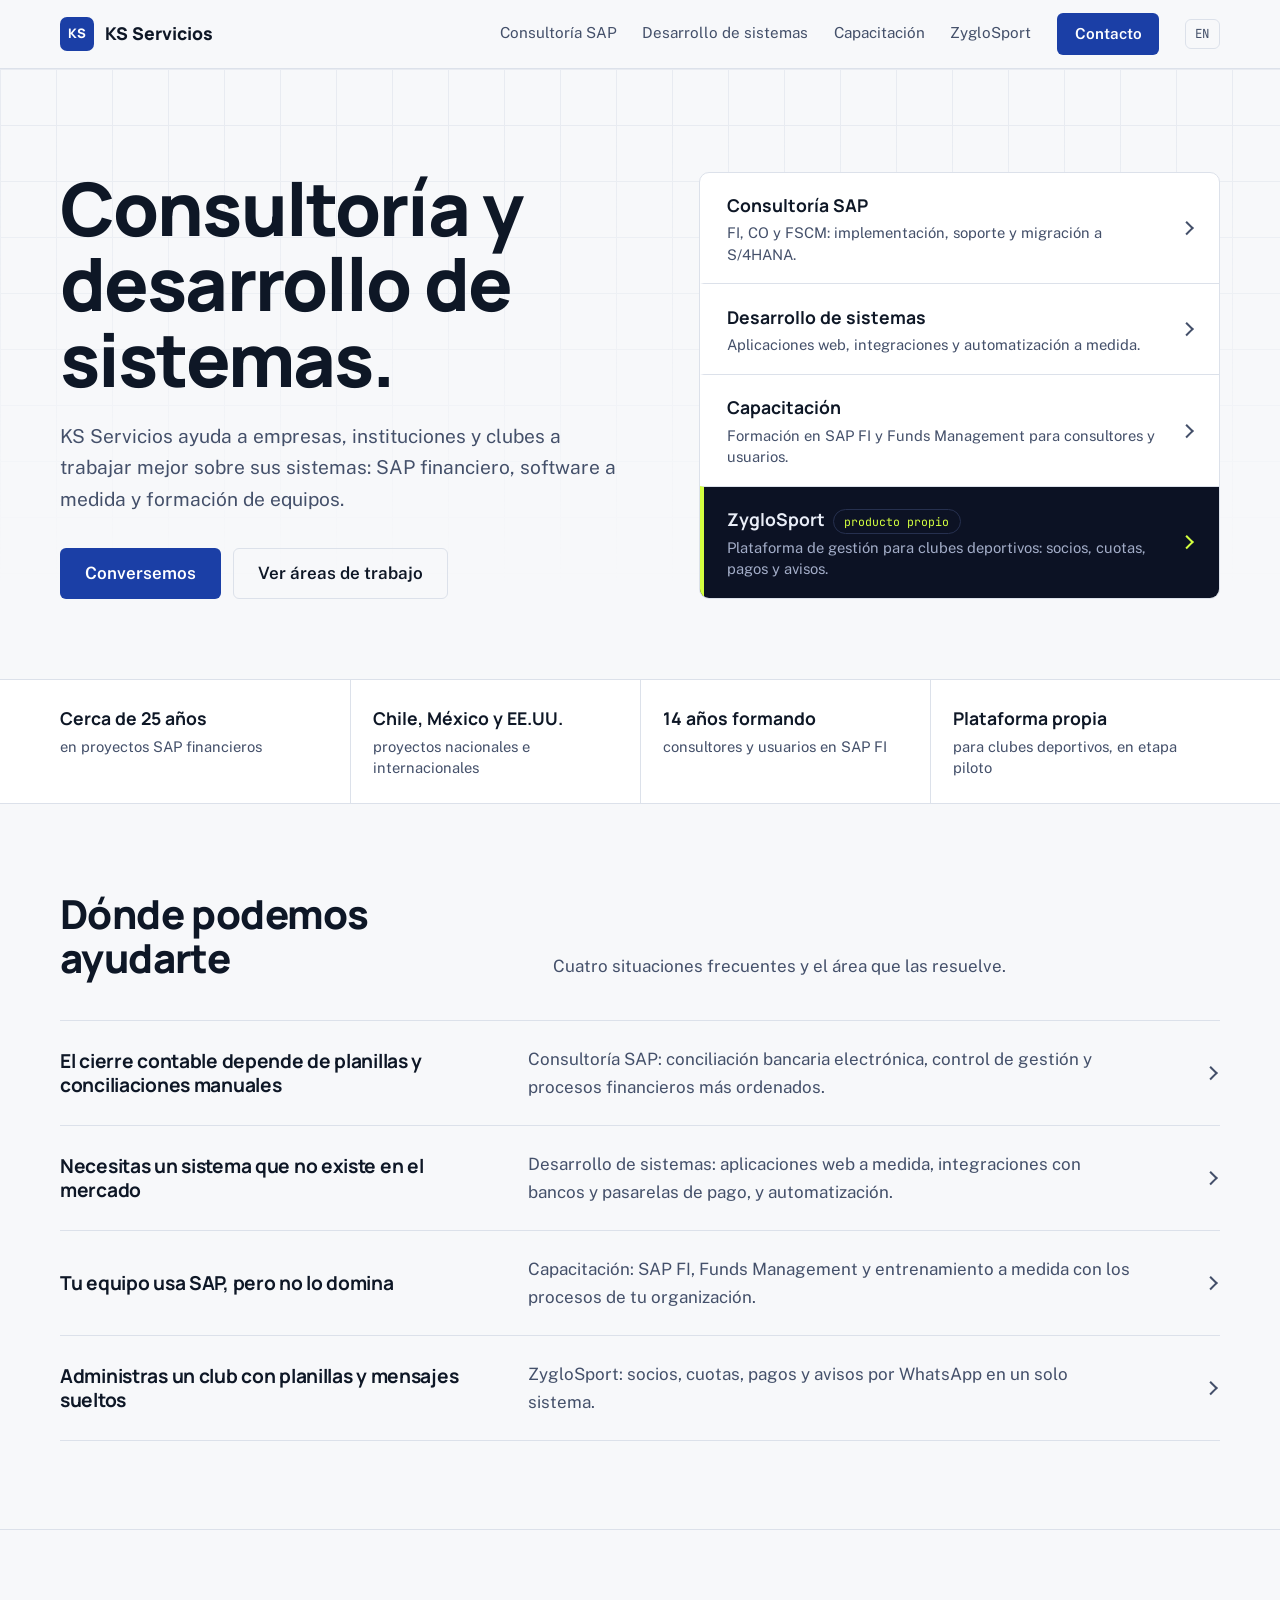
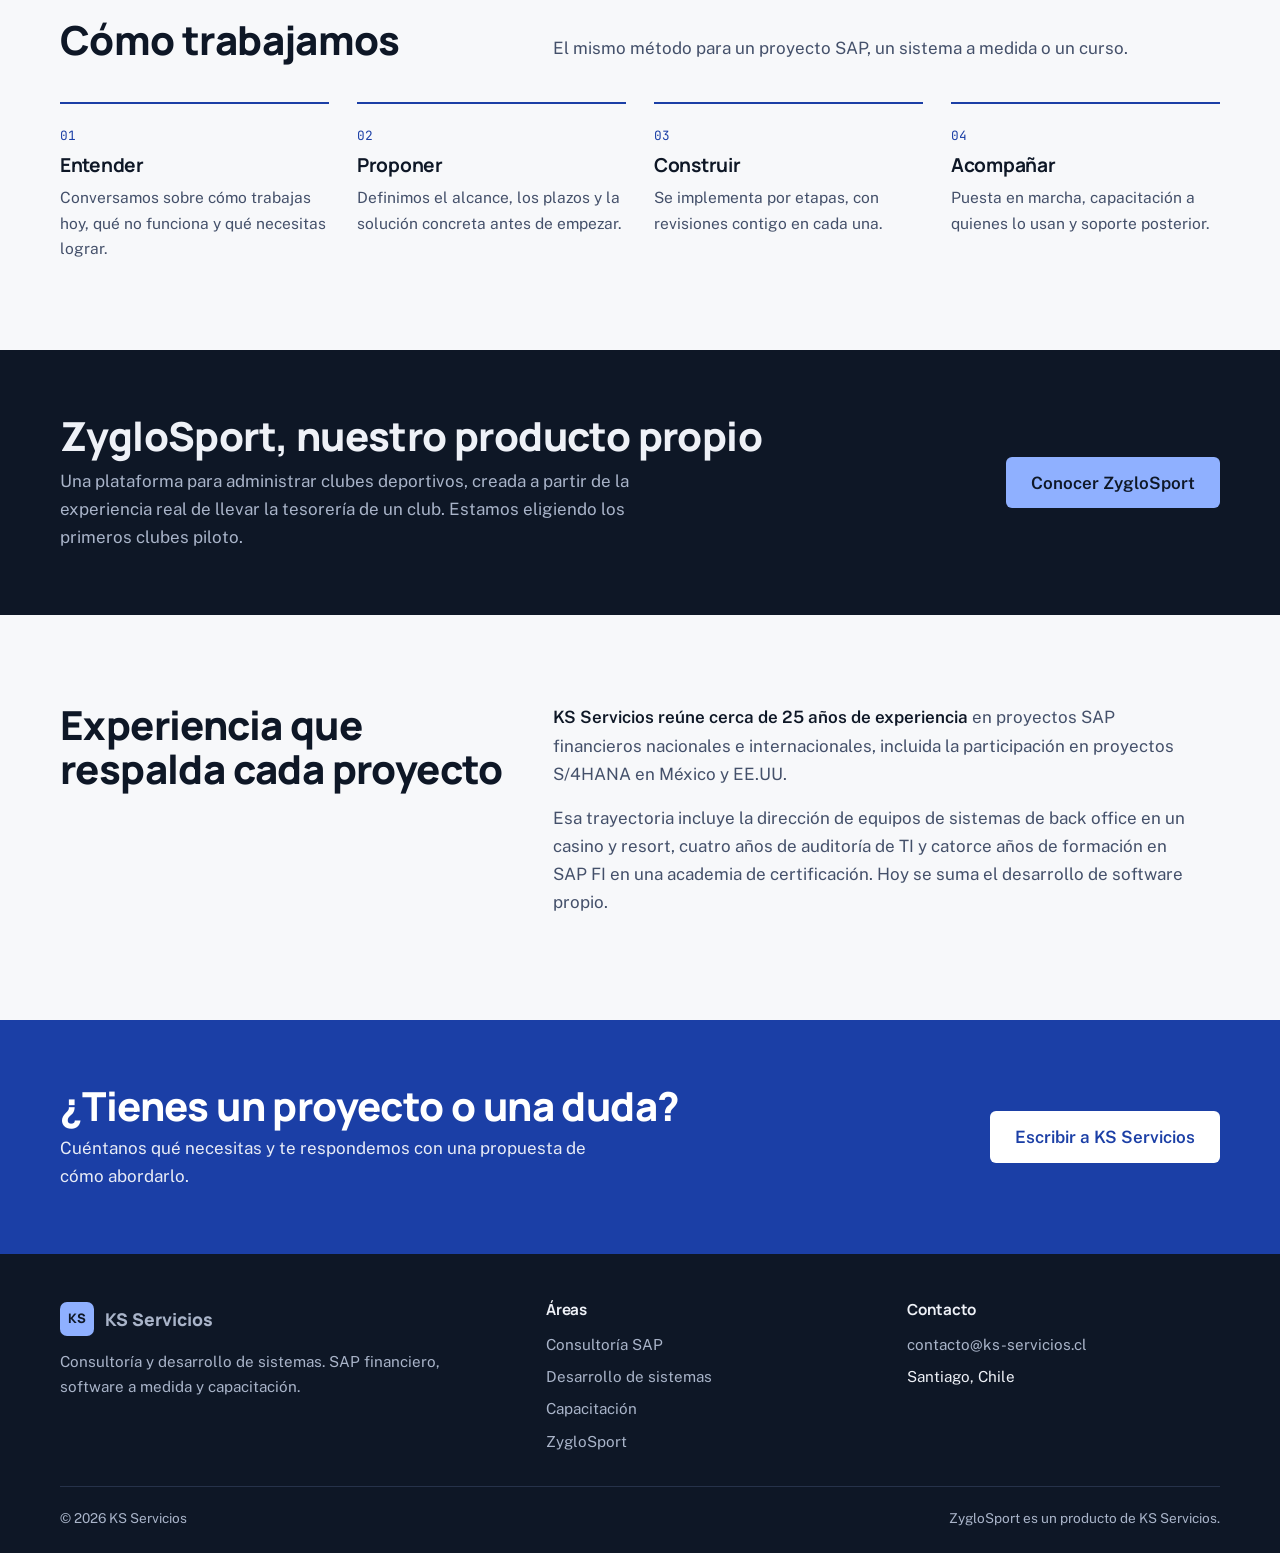
<file: index.html>
<!DOCTYPE html>
<html lang="es">
<head>
  <meta charset="UTF-8">
  <meta name="viewport" content="width=device-width, initial-scale=1">
  <title>KS Servicios · Consultoría y desarrollo de sistemas</title>
  <meta name="description" content="KS Servicios: consultoría SAP, desarrollo de sistemas a medida, capacitación y ZygloSport, plataforma para clubes deportivos.">
  <meta property="og:title" content="KS Servicios · Consultoría y desarrollo de sistemas">
  <meta property="og:description" content="KS Servicios: consultoría SAP, desarrollo de sistemas a medida, capacitación y ZygloSport, plataforma para clubes deportivos.">
  <meta property="og:type" content="website">
  <meta property="og:locale" content="es_CL">
  <link rel="canonical" href="https://ks-servicios.cl/">
  <link rel="alternate" hreflang="es" href="https://ks-servicios.cl/">
  <link rel="alternate" hreflang="en" href="https://ks-servicios.cl/en/">
  <link rel="alternate" hreflang="x-default" href="https://ks-servicios.cl/">
  <link rel="icon" href="data:image/svg+xml,%3Csvg xmlns='http://www.w3.org/2000/svg' viewBox='0 0 32 32'%3E%3Crect width='32' height='32' rx='7' fill='%231b3fa6'/%3E%3Ctext x='16' y='21.5' font-family='Arial' font-weight='800' font-size='15' fill='white' text-anchor='middle'%3EKS%3C/text%3E%3C/svg%3E">
  <link rel="preconnect" href="https://fonts.googleapis.com">
  <link rel="preconnect" href="https://fonts.gstatic.com" crossorigin>
  <link href="https://fonts.googleapis.com/css2?family=JetBrains+Mono:wght@400;500&family=Manrope:wght@600;700;800&family=Public+Sans:wght@400;500;600&display=swap" rel="stylesheet">
  <link rel="stylesheet" href="assets/styles.css">
</head>
<body class="">
  <a class="skip" href="#contenido">Saltar al contenido</a>
  <header class="site-header">
    <div class="wrap bar">
      <a class="brand" href="index.html"><span class="brand-mark">KS</span><span>KS Servicios</span></a>
      <button class="nav-toggle" type="button" aria-expanded="false" aria-controls="menu">Menú</button>
      <nav id="menu" class="site-nav" aria-label="Principal">
        <a href="sap.html">Consultoría SAP</a>
        <a href="desarrollo.html">Desarrollo de sistemas</a>
        <a href="capacitacion.html">Capacitación</a>
        <a href="zyglosport.html">ZygloSport</a>
        <a class="nav-cta" href="contacto.html">Contacto</a>
        <a class="lang" href="en/index.html" hreflang="en" lang="en" title="Read this page in English">EN</a>
      </nav>
    </div>
  </header>

  <main id="contenido">
    <section class="hero">
      <div class="wrap hero-grid">
        <div>
          <h1>Consultoría y desarrollo de sistemas.</h1>
          <p class="lead">KS Servicios ayuda a empresas, instituciones y clubes a trabajar mejor sobre sus sistemas: SAP financiero, software a medida y formación de equipos.</p>
          <div class="actions">
            <a class="btn btn-primary" href="contacto.html">Conversemos</a>
            <a class="btn btn-ghost" href="#areas">Ver áreas de trabajo</a>
          </div>
        </div>
        <nav id="areas" class="area-index" aria-label="Áreas de trabajo">
          <a href="sap.html"><strong>Consultoría SAP</strong><span class="chev"></span><span class="d">FI, CO y FSCM: implementación, soporte y migración a S/4HANA.</span></a>
          <a href="desarrollo.html"><strong>Desarrollo de sistemas</strong><span class="chev"></span><span class="d">Aplicaciones web, integraciones y automatización a medida.</span></a>
          <a href="capacitacion.html"><strong>Capacitación</strong><span class="chev"></span><span class="d">Formación en SAP FI y Funds Management para consultores y usuarios.</span></a>
          <a class="destacada" href="zyglosport.html"><strong>ZygloSport<span class="tag">producto propio</span></strong><span class="chev"></span><span class="d">Plataforma de gestión para clubes deportivos: socios, cuotas, pagos y avisos.</span></a>
        </nav>
      </div>
    </section>

    <section class="facts" aria-label="Experiencia">
      <div class="wrap">
        <ul>
          <li><strong>Cerca de 25 años</strong><span>en proyectos SAP financieros</span></li>
          <li><strong>Chile, México y EE.UU.</strong><span>proyectos nacionales e internacionales</span></li>
          <li><strong>14 años formando</strong><span>consultores y usuarios en SAP FI</span></li>
          <li><strong>Plataforma propia</strong><span>para clubes deportivos, en etapa piloto</span></li>
        </ul>
      </div>
    </section>

    <section class="section" aria-labelledby="ayuda-t">
      <div class="wrap">
        <div class="section-head">
          <h2 id="ayuda-t">Dónde podemos ayudarte</h2>
          <p>Cuatro situaciones frecuentes y el área que las resuelve.</p>
        </div>
        <ul class="rows">
          <li class="link"><a href="sap.html"><h3>El cierre contable depende de planillas y conciliaciones manuales</h3><p>Consultoría SAP: conciliación bancaria electrónica, control de gestión y procesos financieros más ordenados.</p><span class="chev"></span></a></li>
          <li class="link"><a href="desarrollo.html"><h3>Necesitas un sistema que no existe en el mercado</h3><p>Desarrollo de sistemas: aplicaciones web a medida, integraciones con bancos y pasarelas de pago, y automatización.</p><span class="chev"></span></a></li>
          <li class="link"><a href="capacitacion.html"><h3>Tu equipo usa SAP, pero no lo domina</h3><p>Capacitación: SAP FI, Funds Management y entrenamiento a medida con los procesos de tu organización.</p><span class="chev"></span></a></li>
          <li class="link"><a href="zyglosport.html"><h3>Administras un club con planillas y mensajes sueltos</h3><p>ZygloSport: socios, cuotas, pagos y avisos por WhatsApp en un solo sistema.</p><span class="chev"></span></a></li>
        </ul>
      </div>
    </section>

    <section class="section" aria-labelledby="pasos-t">
      <div class="wrap">
        <div class="section-head">
          <h2 id="pasos-t">Cómo trabajamos</h2>
          <p>El mismo método para un proyecto SAP, un sistema a medida o un curso.</p>
        </div>
        <ol class="steps">
          <li><span class="n">01</span><h3>Entender</h3><p>Conversamos sobre cómo trabajas hoy, qué no funciona y qué necesitas lograr.</p></li>
          <li><span class="n">02</span><h3>Proponer</h3><p>Definimos el alcance, los plazos y la solución concreta antes de empezar.</p></li>
          <li><span class="n">03</span><h3>Construir</h3><p>Se implementa por etapas, con revisiones contigo en cada una.</p></li>
          <li><span class="n">04</span><h3>Acompañar</h3><p>Puesta en marcha, capacitación a quienes lo usan y soporte posterior.</p></li>
        </ol>
      </div>
    </section>

    <section class="feature-band band-dark" aria-labelledby="zy-t">
      <div class="wrap">
        <div>
          <h2 id="zy-t">ZygloSport, nuestro producto propio</h2>
          <p>Una plataforma para administrar clubes deportivos, creada a partir de la experiencia real de llevar la tesorería de un club. Estamos eligiendo los primeros clubes piloto.</p>
        </div>
        <a class="btn btn-primary" href="zyglosport.html">Conocer ZygloSport</a>
      </div>
    </section>

    <section class="section" aria-labelledby="exp-t">
      <div class="wrap two">
        <h2 id="exp-t">Experiencia que respalda cada proyecto</h2>
        <div>
          <p><strong>KS Servicios reúne cerca de 25 años de experiencia</strong> en proyectos SAP financieros nacionales e internacionales, incluida la participación en proyectos S/4HANA en México y EE.UU.</p>
          <p>Esa trayectoria incluye la dirección de equipos de sistemas de back office en un casino y resort, cuatro años de auditoría de TI y catorce años de formación en SAP FI en una academia de certificación. Hoy se suma el desarrollo de software propio.</p>
        </div>
      </div>
    </section>

    <section class="cta" aria-labelledby="cta-t">
      <div class="wrap">
        <div>
          <h2 id="cta-t">¿Tienes un proyecto o una duda?</h2>
          <p>Cuéntanos qué necesitas y te respondemos con una propuesta de cómo abordarlo.</p>
        </div>
        <a class="btn" href="mailto:contacto@ks-servicios.cl?subject=Consulta%20desde%20el%20sitio%20web">Escribir a KS Servicios</a>
      </div>
    </section>
  </main>

  <footer class="site-footer band-dark">
    <div class="wrap">
      <div class="foot-grid">
        <div>
          <a class="brand" href="index.html"><span class="brand-mark">KS</span><span>KS Servicios</span></a>
          <p>Consultoría y desarrollo de sistemas. SAP financiero, software a medida y capacitación.</p>
        </div>
        <div>
          <h2>Áreas</h2>
          <ul>
            <li><a href="sap.html">Consultoría SAP</a></li>
            <li><a href="desarrollo.html">Desarrollo de sistemas</a></li>
            <li><a href="capacitacion.html">Capacitación</a></li>
            <li><a href="zyglosport.html">ZygloSport</a></li>
          </ul>
        </div>
        <div>
          <h2>Contacto</h2>
          <ul>
            <li><a href="mailto:contacto@ks-servicios.cl">contacto@ks-servicios.cl</a></li>
            <li>Santiago, Chile</li>
          </ul>
        </div>
      </div>
      <div class="foot-bottom">
        <span>© <span id="anio">2026</span> KS Servicios</span>
        <span>ZygloSport es un producto de KS Servicios.</span>
      </div>
    </div>
  </footer>
  <script src="assets/main.js"></script>
</body>
</html>
</file>
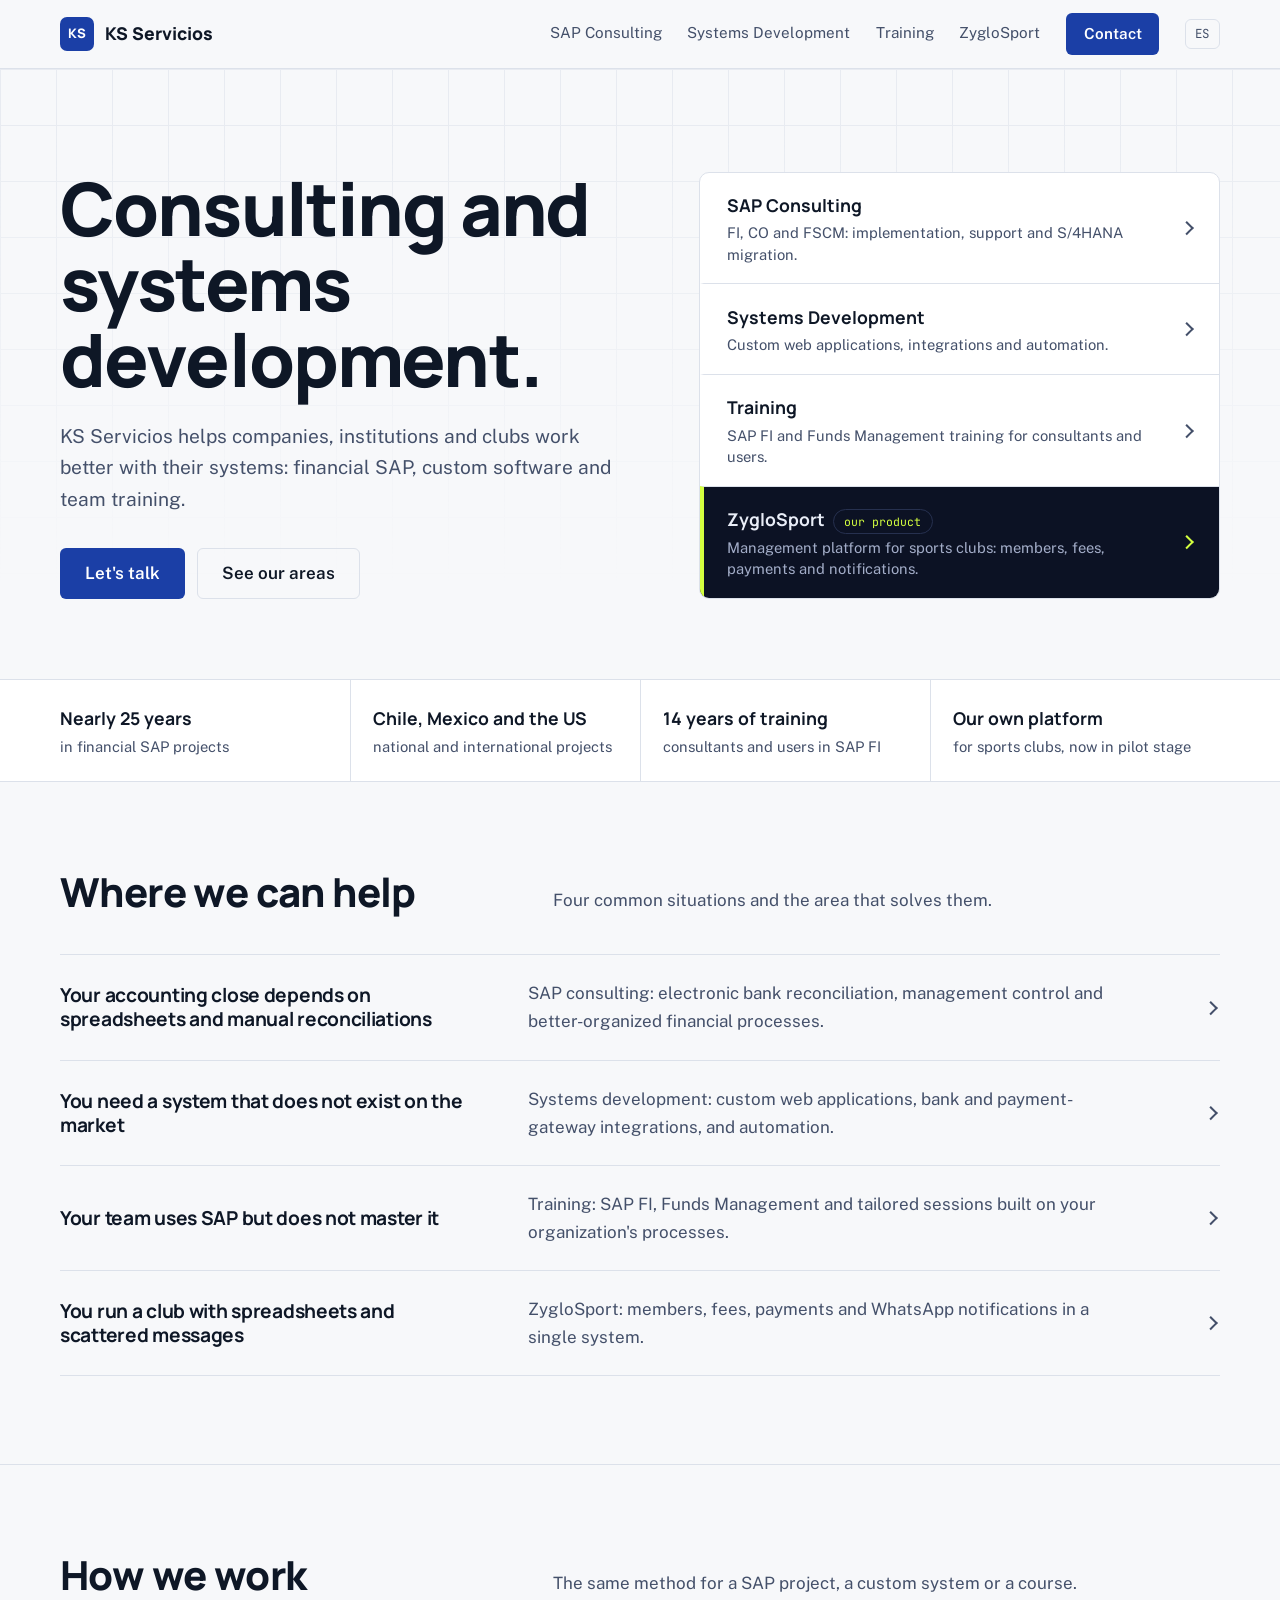
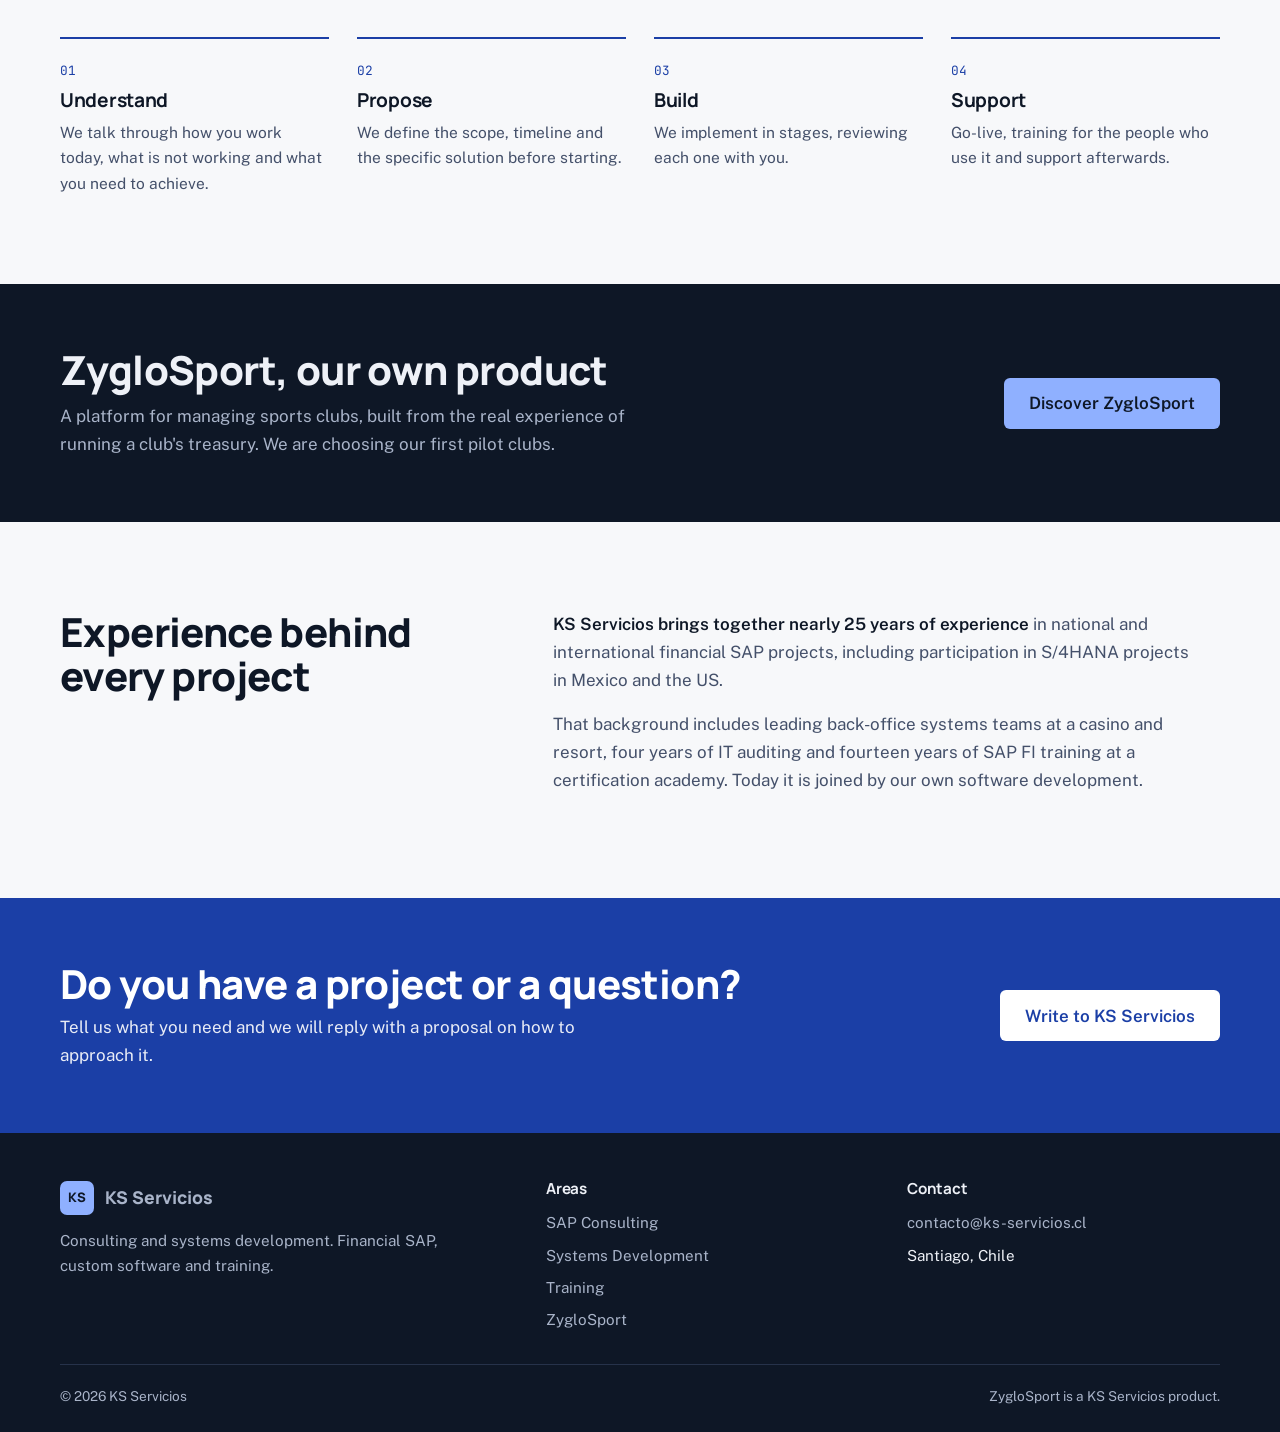
<file: en/index.html>
<!DOCTYPE html>
<html lang="en">
<head>
  <meta charset="UTF-8">
  <meta name="viewport" content="width=device-width, initial-scale=1">
  <title>KS Servicios · Consulting and systems development</title>
  <meta name="description" content="KS Servicios: SAP consulting, custom systems development, training and ZygloSport, a platform for sports clubs.">
  <meta property="og:title" content="KS Servicios · Consulting and systems development">
  <meta property="og:description" content="KS Servicios: SAP consulting, custom systems development, training and ZygloSport, a platform for sports clubs.">
  <meta property="og:type" content="website">
  <meta property="og:locale" content="en_US">
  <link rel="canonical" href="https://ks-servicios.cl/en/">
  <link rel="alternate" hreflang="es" href="https://ks-servicios.cl/">
  <link rel="alternate" hreflang="en" href="https://ks-servicios.cl/en/">
  <link rel="alternate" hreflang="x-default" href="https://ks-servicios.cl/">
  <link rel="icon" href="data:image/svg+xml,%3Csvg xmlns='http://www.w3.org/2000/svg' viewBox='0 0 32 32'%3E%3Crect width='32' height='32' rx='7' fill='%231b3fa6'/%3E%3Ctext x='16' y='21.5' font-family='Arial' font-weight='800' font-size='15' fill='white' text-anchor='middle'%3EKS%3C/text%3E%3C/svg%3E">
  <link rel="preconnect" href="https://fonts.googleapis.com">
  <link rel="preconnect" href="https://fonts.gstatic.com" crossorigin>
  <link href="https://fonts.googleapis.com/css2?family=JetBrains+Mono:wght@400;500&family=Manrope:wght@600;700;800&family=Public+Sans:wght@400;500;600&display=swap" rel="stylesheet">
  <link rel="stylesheet" href="../assets/styles.css">
</head>
<body class="">
  <a class="skip" href="#contenido">Skip to content</a>
  <header class="site-header">
    <div class="wrap bar">
      <a class="brand" href="index.html"><span class="brand-mark">KS</span><span>KS Servicios</span></a>
      <button class="nav-toggle" type="button" aria-expanded="false" aria-controls="menu">Menu</button>
      <nav id="menu" class="site-nav" aria-label="Main">
        <a href="sap.html">SAP Consulting</a>
        <a href="desarrollo.html">Systems Development</a>
        <a href="capacitacion.html">Training</a>
        <a href="zyglosport.html">ZygloSport</a>
        <a class="nav-cta" href="contacto.html">Contact</a>
        <a class="lang" href="../index.html" hreflang="es" lang="es" title="Ver esta página en español">ES</a>
      </nav>
    </div>
  </header>

  <main id="contenido">
    <section class="hero">
      <div class="wrap hero-grid">
        <div>
          <h1>Consulting and systems development.</h1>
          <p class="lead">KS Servicios helps companies, institutions and clubs work better with their systems: financial SAP, custom software and team training.</p>
          <div class="actions">
            <a class="btn btn-primary" href="contacto.html">Let's talk</a>
            <a class="btn btn-ghost" href="#areas">See our areas</a>
          </div>
        </div>
        <nav id="areas" class="area-index" aria-label="Areas of work">
          <a href="sap.html"><strong>SAP Consulting</strong><span class="chev"></span><span class="d">FI, CO and FSCM: implementation, support and S/4HANA migration.</span></a>
          <a href="desarrollo.html"><strong>Systems Development</strong><span class="chev"></span><span class="d">Custom web applications, integrations and automation.</span></a>
          <a href="capacitacion.html"><strong>Training</strong><span class="chev"></span><span class="d">SAP FI and Funds Management training for consultants and users.</span></a>
          <a class="destacada" href="zyglosport.html"><strong>ZygloSport<span class="tag">our product</span></strong><span class="chev"></span><span class="d">Management platform for sports clubs: members, fees, payments and notifications.</span></a>
        </nav>
      </div>
    </section>

    <section class="facts" aria-label="Experience">
      <div class="wrap">
        <ul>
          <li><strong>Nearly 25 years</strong><span>in financial SAP projects</span></li>
          <li><strong>Chile, Mexico and the US</strong><span>national and international projects</span></li>
          <li><strong>14 years of training</strong><span>consultants and users in SAP FI</span></li>
          <li><strong>Our own platform</strong><span>for sports clubs, now in pilot stage</span></li>
        </ul>
      </div>
    </section>

    <section class="section" aria-labelledby="ayuda-t">
      <div class="wrap">
        <div class="section-head">
          <h2 id="ayuda-t">Where we can help</h2>
          <p>Four common situations and the area that solves them.</p>
        </div>
        <ul class="rows">
          <li class="link"><a href="sap.html"><h3>Your accounting close depends on spreadsheets and manual reconciliations</h3><p>SAP consulting: electronic bank reconciliation, management control and better-organized financial processes.</p><span class="chev"></span></a></li>
          <li class="link"><a href="desarrollo.html"><h3>You need a system that does not exist on the market</h3><p>Systems development: custom web applications, bank and payment-gateway integrations, and automation.</p><span class="chev"></span></a></li>
          <li class="link"><a href="capacitacion.html"><h3>Your team uses SAP but does not master it</h3><p>Training: SAP FI, Funds Management and tailored sessions built on your organization's processes.</p><span class="chev"></span></a></li>
          <li class="link"><a href="zyglosport.html"><h3>You run a club with spreadsheets and scattered messages</h3><p>ZygloSport: members, fees, payments and WhatsApp notifications in a single system.</p><span class="chev"></span></a></li>
        </ul>
      </div>
    </section>

    <section class="section" aria-labelledby="pasos-t">
      <div class="wrap">
        <div class="section-head">
          <h2 id="pasos-t">How we work</h2>
          <p>The same method for a SAP project, a custom system or a course.</p>
        </div>
        <ol class="steps">
          <li><span class="n">01</span><h3>Understand</h3><p>We talk through how you work today, what is not working and what you need to achieve.</p></li>
          <li><span class="n">02</span><h3>Propose</h3><p>We define the scope, timeline and the specific solution before starting.</p></li>
          <li><span class="n">03</span><h3>Build</h3><p>We implement in stages, reviewing each one with you.</p></li>
          <li><span class="n">04</span><h3>Support</h3><p>Go-live, training for the people who use it and support afterwards.</p></li>
        </ol>
      </div>
    </section>

    <section class="feature-band band-dark" aria-labelledby="zy-t">
      <div class="wrap">
        <div>
          <h2 id="zy-t">ZygloSport, our own product</h2>
          <p>A platform for managing sports clubs, built from the real experience of running a club's treasury. We are choosing our first pilot clubs.</p>
        </div>
        <a class="btn btn-primary" href="zyglosport.html">Discover ZygloSport</a>
      </div>
    </section>

    <section class="section" aria-labelledby="exp-t">
      <div class="wrap two">
        <h2 id="exp-t">Experience behind every project</h2>
        <div>
          <p><strong>KS Servicios brings together nearly 25 years of experience</strong> in national and international financial SAP projects, including participation in S/4HANA projects in Mexico and the US.</p>
          <p>That background includes leading back-office systems teams at a casino and resort, four years of IT auditing and fourteen years of SAP FI training at a certification academy. Today it is joined by our own software development.</p>
        </div>
      </div>
    </section>

    <section class="cta" aria-labelledby="cta-t">
      <div class="wrap">
        <div>
          <h2 id="cta-t">Do you have a project or a question?</h2>
          <p>Tell us what you need and we will reply with a proposal on how to approach it.</p>
        </div>
        <a class="btn" href="mailto:contacto@ks-servicios.cl?subject=Inquiry%20from%20the%20website">Write to KS Servicios</a>
      </div>
    </section>
  </main>

  <footer class="site-footer band-dark">
    <div class="wrap">
      <div class="foot-grid">
        <div>
          <a class="brand" href="index.html"><span class="brand-mark">KS</span><span>KS Servicios</span></a>
          <p>Consulting and systems development. Financial SAP, custom software and training.</p>
        </div>
        <div>
          <h2>Areas</h2>
          <ul>
            <li><a href="sap.html">SAP Consulting</a></li>
            <li><a href="desarrollo.html">Systems Development</a></li>
            <li><a href="capacitacion.html">Training</a></li>
            <li><a href="zyglosport.html">ZygloSport</a></li>
          </ul>
        </div>
        <div>
          <h2>Contact</h2>
          <ul>
            <li><a href="mailto:contacto@ks-servicios.cl">contacto@ks-servicios.cl</a></li>
            <li>Santiago, Chile</li>
          </ul>
        </div>
      </div>
      <div class="foot-bottom">
        <span>© <span id="anio">2026</span> KS Servicios</span>
        <span>ZygloSport is a KS Servicios product.</span>
      </div>
    </div>
  </footer>
  <script src="../assets/main.js"></script>
</body>
</html>
</file>
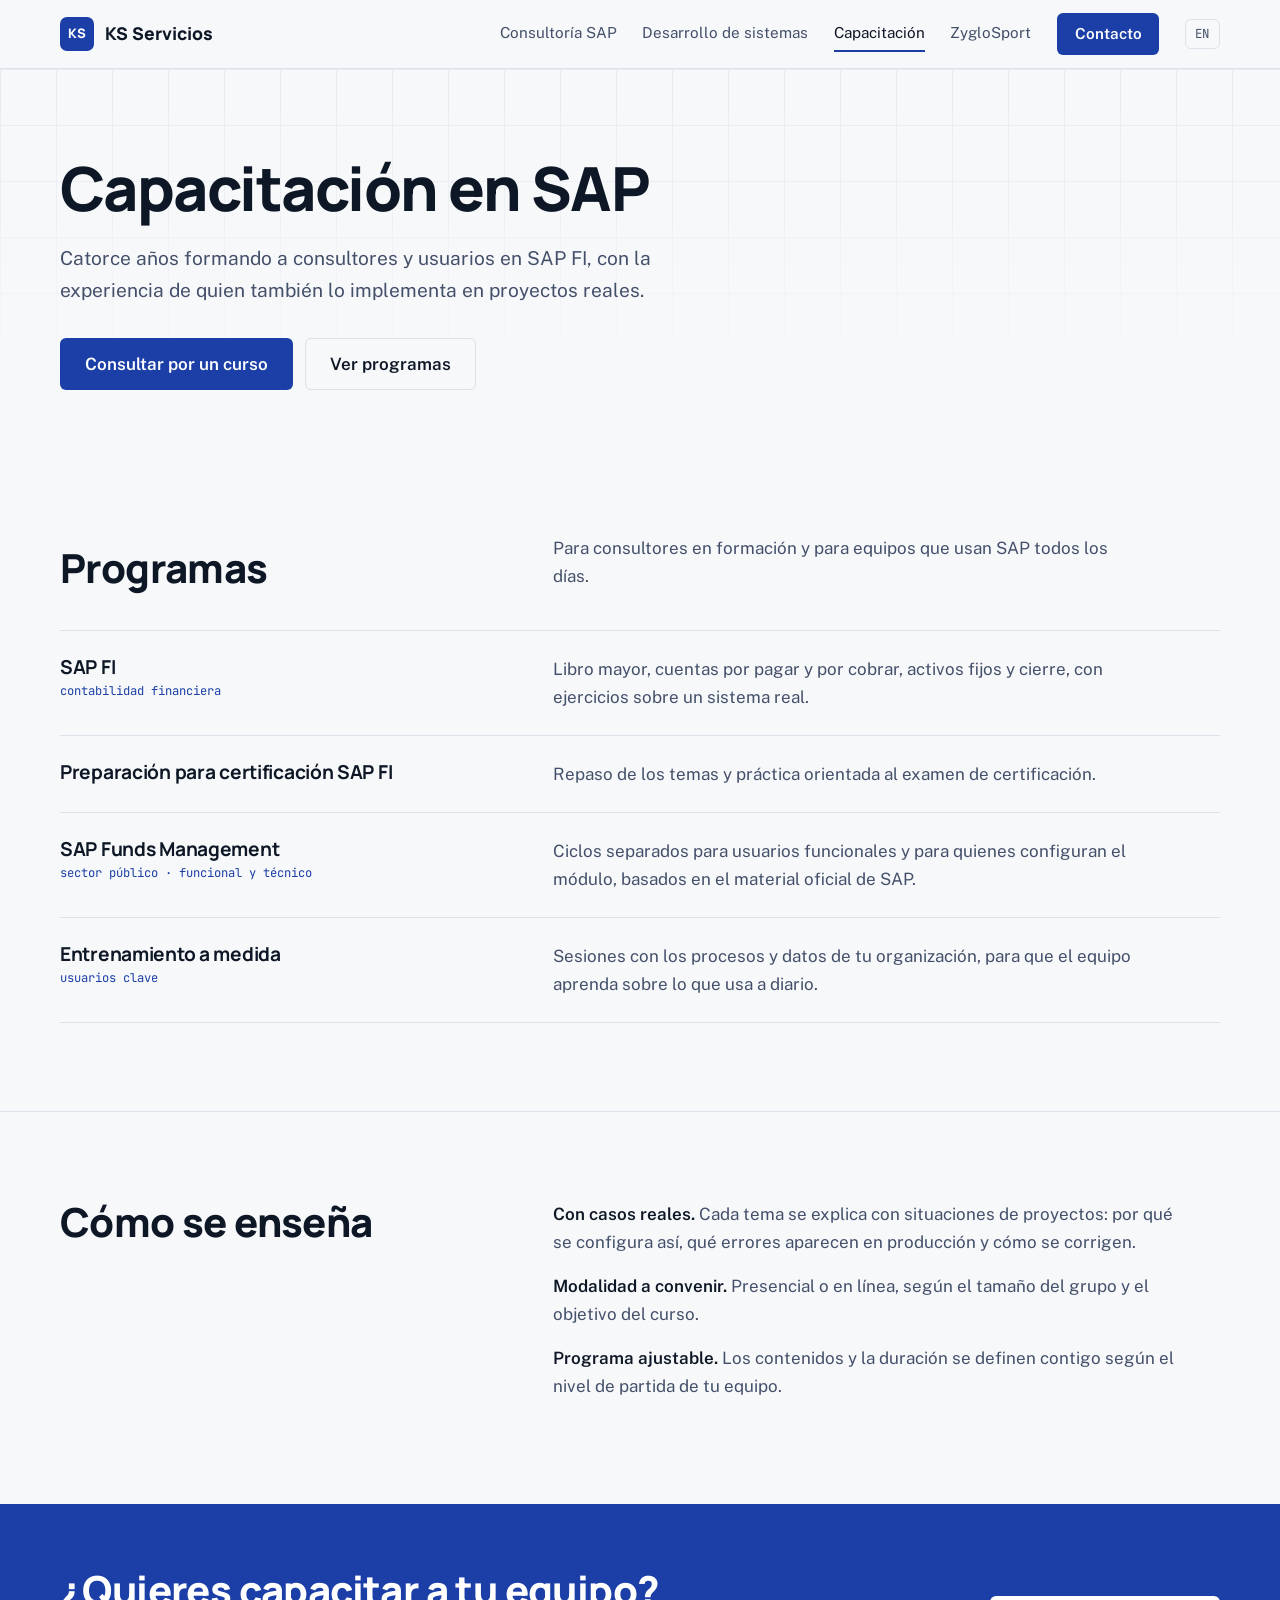
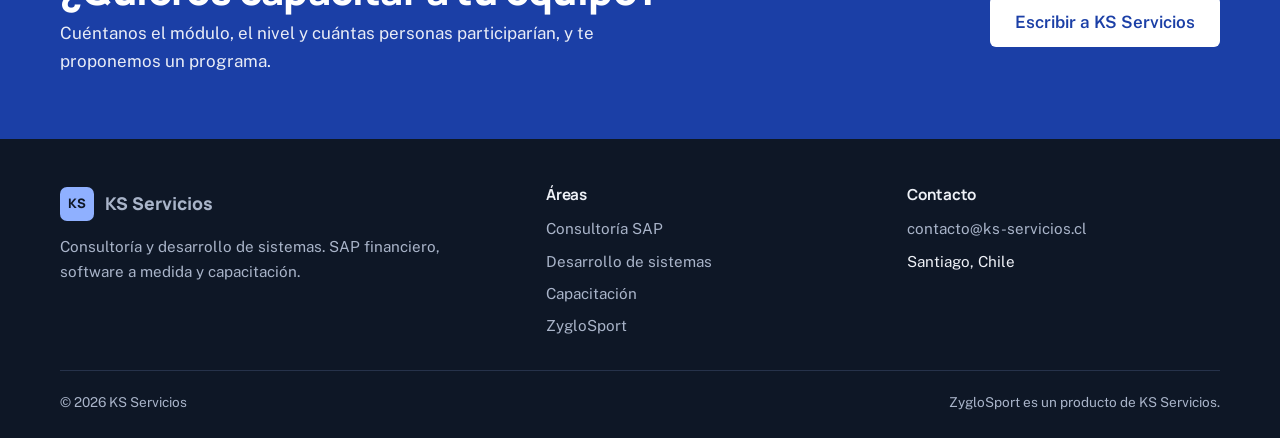
<file: capacitacion.html>
<!DOCTYPE html>
<html lang="es">
<head>
  <meta charset="UTF-8">
  <meta name="viewport" content="width=device-width, initial-scale=1">
  <title>Capacitación SAP · KS Servicios</title>
  <meta name="description" content="Capacitación en SAP FI, preparación para certificación y SAP Funds Management para el sector público.">
  <meta property="og:title" content="Capacitación SAP · KS Servicios">
  <meta property="og:description" content="Capacitación en SAP FI, preparación para certificación y SAP Funds Management para el sector público.">
  <meta property="og:type" content="website">
  <meta property="og:locale" content="es_CL">
  <link rel="canonical" href="https://ks-servicios.cl/capacitacion.html">
  <link rel="alternate" hreflang="es" href="https://ks-servicios.cl/capacitacion.html">
  <link rel="alternate" hreflang="en" href="https://ks-servicios.cl/en/capacitacion.html">
  <link rel="alternate" hreflang="x-default" href="https://ks-servicios.cl/capacitacion.html">
  <link rel="icon" href="data:image/svg+xml,%3Csvg xmlns='http://www.w3.org/2000/svg' viewBox='0 0 32 32'%3E%3Crect width='32' height='32' rx='7' fill='%231b3fa6'/%3E%3Ctext x='16' y='21.5' font-family='Arial' font-weight='800' font-size='15' fill='white' text-anchor='middle'%3EKS%3C/text%3E%3C/svg%3E">
  <link rel="preconnect" href="https://fonts.googleapis.com">
  <link rel="preconnect" href="https://fonts.gstatic.com" crossorigin>
  <link href="https://fonts.googleapis.com/css2?family=JetBrains+Mono:wght@400;500&family=Manrope:wght@600;700;800&family=Public+Sans:wght@400;500;600&display=swap" rel="stylesheet">
  <link rel="stylesheet" href="assets/styles.css">
</head>
<body class="">
  <a class="skip" href="#contenido">Saltar al contenido</a>
  <header class="site-header">
    <div class="wrap bar">
      <a class="brand" href="index.html"><span class="brand-mark">KS</span><span>KS Servicios</span></a>
      <button class="nav-toggle" type="button" aria-expanded="false" aria-controls="menu">Menú</button>
      <nav id="menu" class="site-nav" aria-label="Principal">
        <a href="sap.html">Consultoría SAP</a>
        <a href="desarrollo.html">Desarrollo de sistemas</a>
        <a href="capacitacion.html" aria-current="page">Capacitación</a>
        <a href="zyglosport.html">ZygloSport</a>
        <a class="nav-cta" href="contacto.html">Contacto</a>
        <a class="lang" href="en/capacitacion.html" hreflang="en" lang="en" title="Read this page in English">EN</a>
      </nav>
    </div>
  </header>

  <main id="contenido">
    <section class="hero page-hero">
      <div class="wrap">
        <h1>Capacitación en SAP</h1>
        <p class="lead">Catorce años formando a consultores y usuarios en SAP FI, con la experiencia de quien también lo implementa en proyectos reales.</p>
        <div class="actions">
          <a class="btn btn-primary" href="mailto:contacto@ks-servicios.cl?subject=Capacitaci%C3%B3n%20SAP">Consultar por un curso</a>
          <a class="btn btn-ghost" href="#programas">Ver programas</a>
        </div>
      </div>
    </section>

    <section class="section" id="programas" aria-labelledby="prog-t">
      <div class="wrap">
        <div class="section-head">
          <h2 id="prog-t">Programas</h2>
          <p>Para consultores en formación y para equipos que usan SAP todos los días.</p>
        </div>
        <ul class="rows">
          <li><h3>SAP FI<small>contabilidad financiera</small></h3><p>Libro mayor, cuentas por pagar y por cobrar, activos fijos y cierre, con ejercicios sobre un sistema real.</p></li>
          <li><h3>Preparación para certificación SAP FI</h3><p>Repaso de los temas y práctica orientada al examen de certificación.</p></li>
          <li><h3>SAP Funds Management<small>sector público · funcional y técnico</small></h3><p>Ciclos separados para usuarios funcionales y para quienes configuran el módulo, basados en el material oficial de SAP.</p></li>
          <li><h3>Entrenamiento a medida<small>usuarios clave</small></h3><p>Sesiones con los procesos y datos de tu organización, para que el equipo aprenda sobre lo que usa a diario.</p></li>
        </ul>
      </div>
    </section>

    <section class="section" aria-labelledby="como-t">
      <div class="wrap two">
        <h2 id="como-t">Cómo se enseña</h2>
        <div>
          <p><strong>Con casos reales.</strong> Cada tema se explica con situaciones de proyectos: por qué se configura así, qué errores aparecen en producción y cómo se corrigen.</p>
          <p><strong>Modalidad a convenir.</strong> Presencial o en línea, según el tamaño del grupo y el objetivo del curso.</p>
          <p><strong>Programa ajustable.</strong> Los contenidos y la duración se definen contigo según el nivel de partida de tu equipo.</p>
        </div>
      </div>
    </section>

    <section class="cta" aria-labelledby="cta-t">
      <div class="wrap">
        <div>
          <h2 id="cta-t">¿Quieres capacitar a tu equipo?</h2>
          <p>Cuéntanos el módulo, el nivel y cuántas personas participarían, y te proponemos un programa.</p>
        </div>
        <a class="btn" href="mailto:contacto@ks-servicios.cl?subject=Capacitaci%C3%B3n%20SAP">Escribir a KS Servicios</a>
      </div>
    </section>
  </main>

  <footer class="site-footer band-dark">
    <div class="wrap">
      <div class="foot-grid">
        <div>
          <a class="brand" href="index.html"><span class="brand-mark">KS</span><span>KS Servicios</span></a>
          <p>Consultoría y desarrollo de sistemas. SAP financiero, software a medida y capacitación.</p>
        </div>
        <div>
          <h2>Áreas</h2>
          <ul>
            <li><a href="sap.html">Consultoría SAP</a></li>
            <li><a href="desarrollo.html">Desarrollo de sistemas</a></li>
            <li><a href="capacitacion.html">Capacitación</a></li>
            <li><a href="zyglosport.html">ZygloSport</a></li>
          </ul>
        </div>
        <div>
          <h2>Contacto</h2>
          <ul>
            <li><a href="mailto:contacto@ks-servicios.cl">contacto@ks-servicios.cl</a></li>
            <li>Santiago, Chile</li>
          </ul>
        </div>
      </div>
      <div class="foot-bottom">
        <span>© <span id="anio">2026</span> KS Servicios</span>
        <span>ZygloSport es un producto de KS Servicios.</span>
      </div>
    </div>
  </footer>
  <script src="assets/main.js"></script>
</body>
</html>
</file>
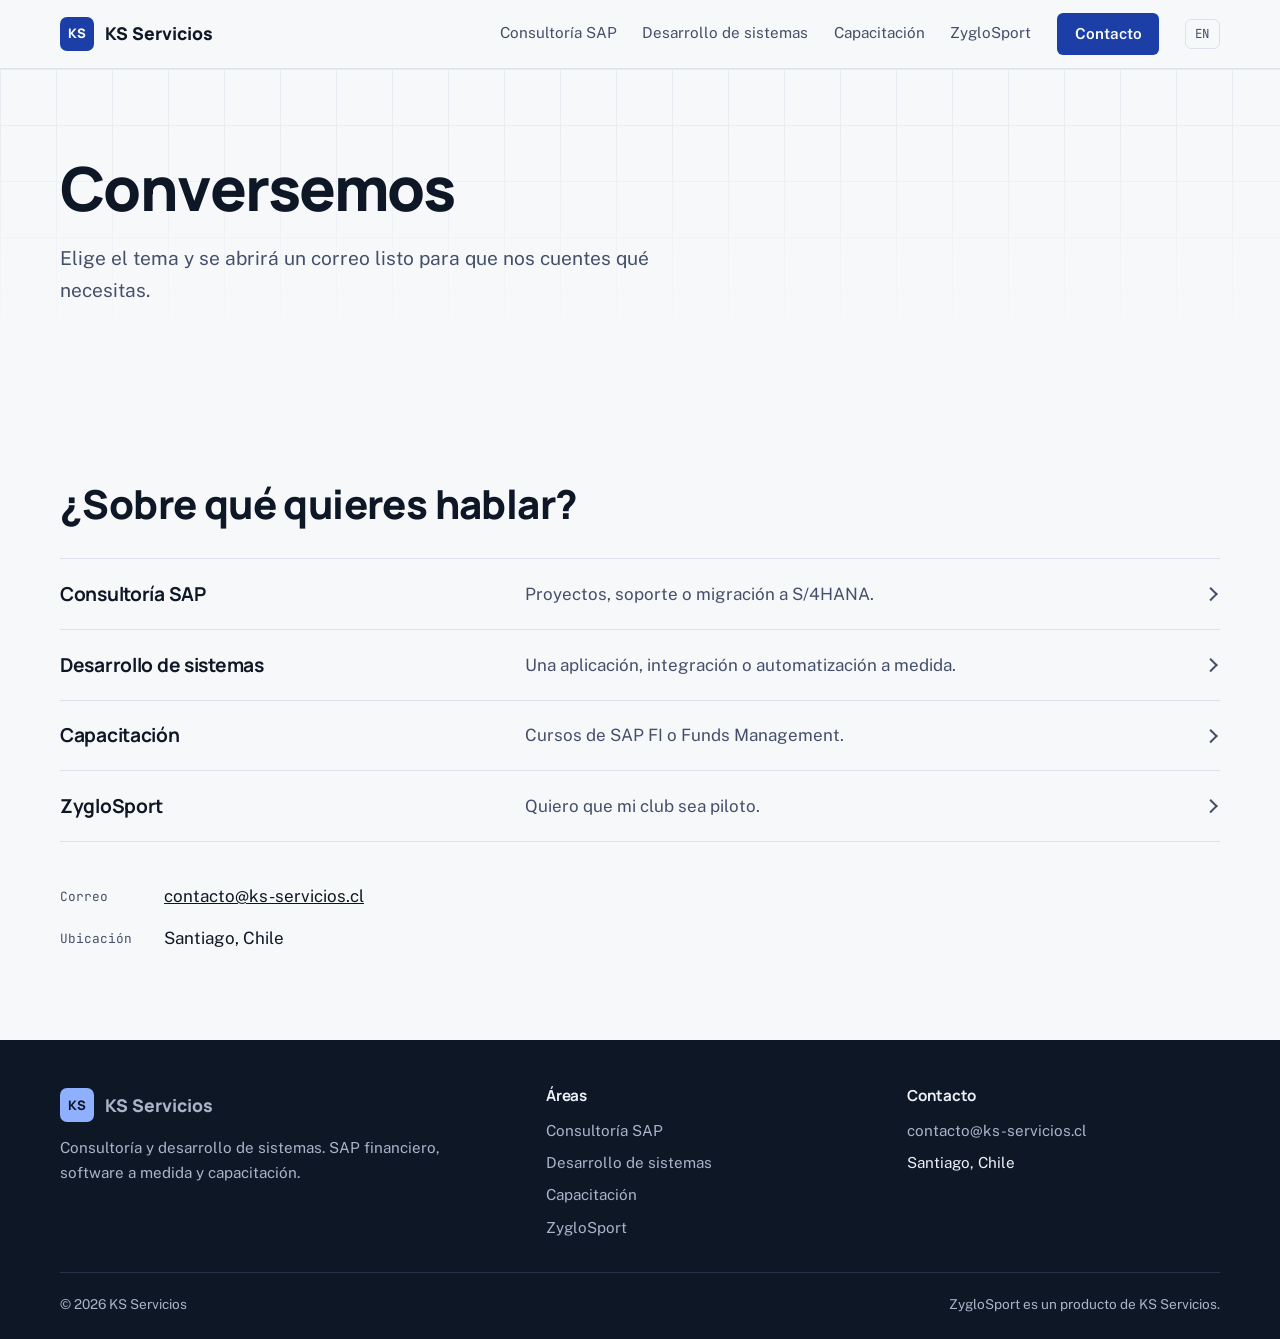
<file: contacto.html>
<!DOCTYPE html>
<html lang="es">
<head>
  <meta charset="UTF-8">
  <meta name="viewport" content="width=device-width, initial-scale=1">
  <title>Contacto · KS Servicios</title>
  <meta name="description" content="Escribe a KS Servicios sobre consultoría SAP, desarrollo de sistemas, capacitación o para ser club piloto de ZygloSport.">
  <meta property="og:title" content="Contacto · KS Servicios">
  <meta property="og:description" content="Escribe a KS Servicios sobre consultoría SAP, desarrollo de sistemas, capacitación o para ser club piloto de ZygloSport.">
  <meta property="og:type" content="website">
  <meta property="og:locale" content="es_CL">
  <link rel="canonical" href="https://ks-servicios.cl/contacto.html">
  <link rel="alternate" hreflang="es" href="https://ks-servicios.cl/contacto.html">
  <link rel="alternate" hreflang="en" href="https://ks-servicios.cl/en/contacto.html">
  <link rel="alternate" hreflang="x-default" href="https://ks-servicios.cl/contacto.html">
  <link rel="icon" href="data:image/svg+xml,%3Csvg xmlns='http://www.w3.org/2000/svg' viewBox='0 0 32 32'%3E%3Crect width='32' height='32' rx='7' fill='%231b3fa6'/%3E%3Ctext x='16' y='21.5' font-family='Arial' font-weight='800' font-size='15' fill='white' text-anchor='middle'%3EKS%3C/text%3E%3C/svg%3E">
  <link rel="preconnect" href="https://fonts.googleapis.com">
  <link rel="preconnect" href="https://fonts.gstatic.com" crossorigin>
  <link href="https://fonts.googleapis.com/css2?family=JetBrains+Mono:wght@400;500&family=Manrope:wght@600;700;800&family=Public+Sans:wght@400;500;600&display=swap" rel="stylesheet">
  <link rel="stylesheet" href="assets/styles.css">
</head>
<body class="">
  <a class="skip" href="#contenido">Saltar al contenido</a>
  <header class="site-header">
    <div class="wrap bar">
      <a class="brand" href="index.html"><span class="brand-mark">KS</span><span>KS Servicios</span></a>
      <button class="nav-toggle" type="button" aria-expanded="false" aria-controls="menu">Menú</button>
      <nav id="menu" class="site-nav" aria-label="Principal">
        <a href="sap.html">Consultoría SAP</a>
        <a href="desarrollo.html">Desarrollo de sistemas</a>
        <a href="capacitacion.html">Capacitación</a>
        <a href="zyglosport.html">ZygloSport</a>
        <a class="nav-cta" href="contacto.html" aria-current="page">Contacto</a>
        <a class="lang" href="en/contacto.html" hreflang="en" lang="en" title="Read this page in English">EN</a>
      </nav>
    </div>
  </header>

  <main id="contenido">
    <section class="hero page-hero">
      <div class="wrap">
        <h1>Conversemos</h1>
        <p class="lead">Elige el tema y se abrirá un correo listo para que nos cuentes qué necesitas.</p>
      </div>
    </section>

    <section class="section" aria-labelledby="temas-t">
      <div class="wrap">
        <h2 id="temas-t" style="margin-bottom:2rem">¿Sobre qué quieres hablar?</h2>
        <ul class="contact-list">
          <li><a href="mailto:contacto@ks-servicios.cl?subject=Consultor%C3%ADa%20SAP"><h3>Consultoría SAP</h3><p>Proyectos, soporte o migración a S/4HANA.</p><span class="chev"></span></a></li>
          <li><a href="mailto:contacto@ks-servicios.cl?subject=Desarrollo%20de%20sistemas"><h3>Desarrollo de sistemas</h3><p>Una aplicación, integración o automatización a medida.</p><span class="chev"></span></a></li>
          <li><a href="mailto:contacto@ks-servicios.cl?subject=Capacitaci%C3%B3n%20SAP"><h3>Capacitación</h3><p>Cursos de SAP FI o Funds Management.</p><span class="chev"></span></a></li>
          <li><a href="mailto:contacto@ks-servicios.cl?subject=Club%20piloto%20ZygloSport"><h3>ZygloSport</h3><p>Quiero que mi club sea piloto.</p><span class="chev"></span></a></li>
        </ul>
        <dl class="datos">
          <dt>Correo</dt>
          <dd><a href="mailto:contacto@ks-servicios.cl">contacto@ks-servicios.cl</a></dd>
          <dt>Ubicación</dt>
          <dd>Santiago, Chile</dd>
        </dl>
      </div>
    </section>
  </main>

  <footer class="site-footer band-dark">
    <div class="wrap">
      <div class="foot-grid">
        <div>
          <a class="brand" href="index.html"><span class="brand-mark">KS</span><span>KS Servicios</span></a>
          <p>Consultoría y desarrollo de sistemas. SAP financiero, software a medida y capacitación.</p>
        </div>
        <div>
          <h2>Áreas</h2>
          <ul>
            <li><a href="sap.html">Consultoría SAP</a></li>
            <li><a href="desarrollo.html">Desarrollo de sistemas</a></li>
            <li><a href="capacitacion.html">Capacitación</a></li>
            <li><a href="zyglosport.html">ZygloSport</a></li>
          </ul>
        </div>
        <div>
          <h2>Contacto</h2>
          <ul>
            <li><a href="mailto:contacto@ks-servicios.cl">contacto@ks-servicios.cl</a></li>
            <li>Santiago, Chile</li>
          </ul>
        </div>
      </div>
      <div class="foot-bottom">
        <span>© <span id="anio">2026</span> KS Servicios</span>
        <span>ZygloSport es un producto de KS Servicios.</span>
      </div>
    </div>
  </footer>
  <script src="assets/main.js"></script>
</body>
</html>
</file>
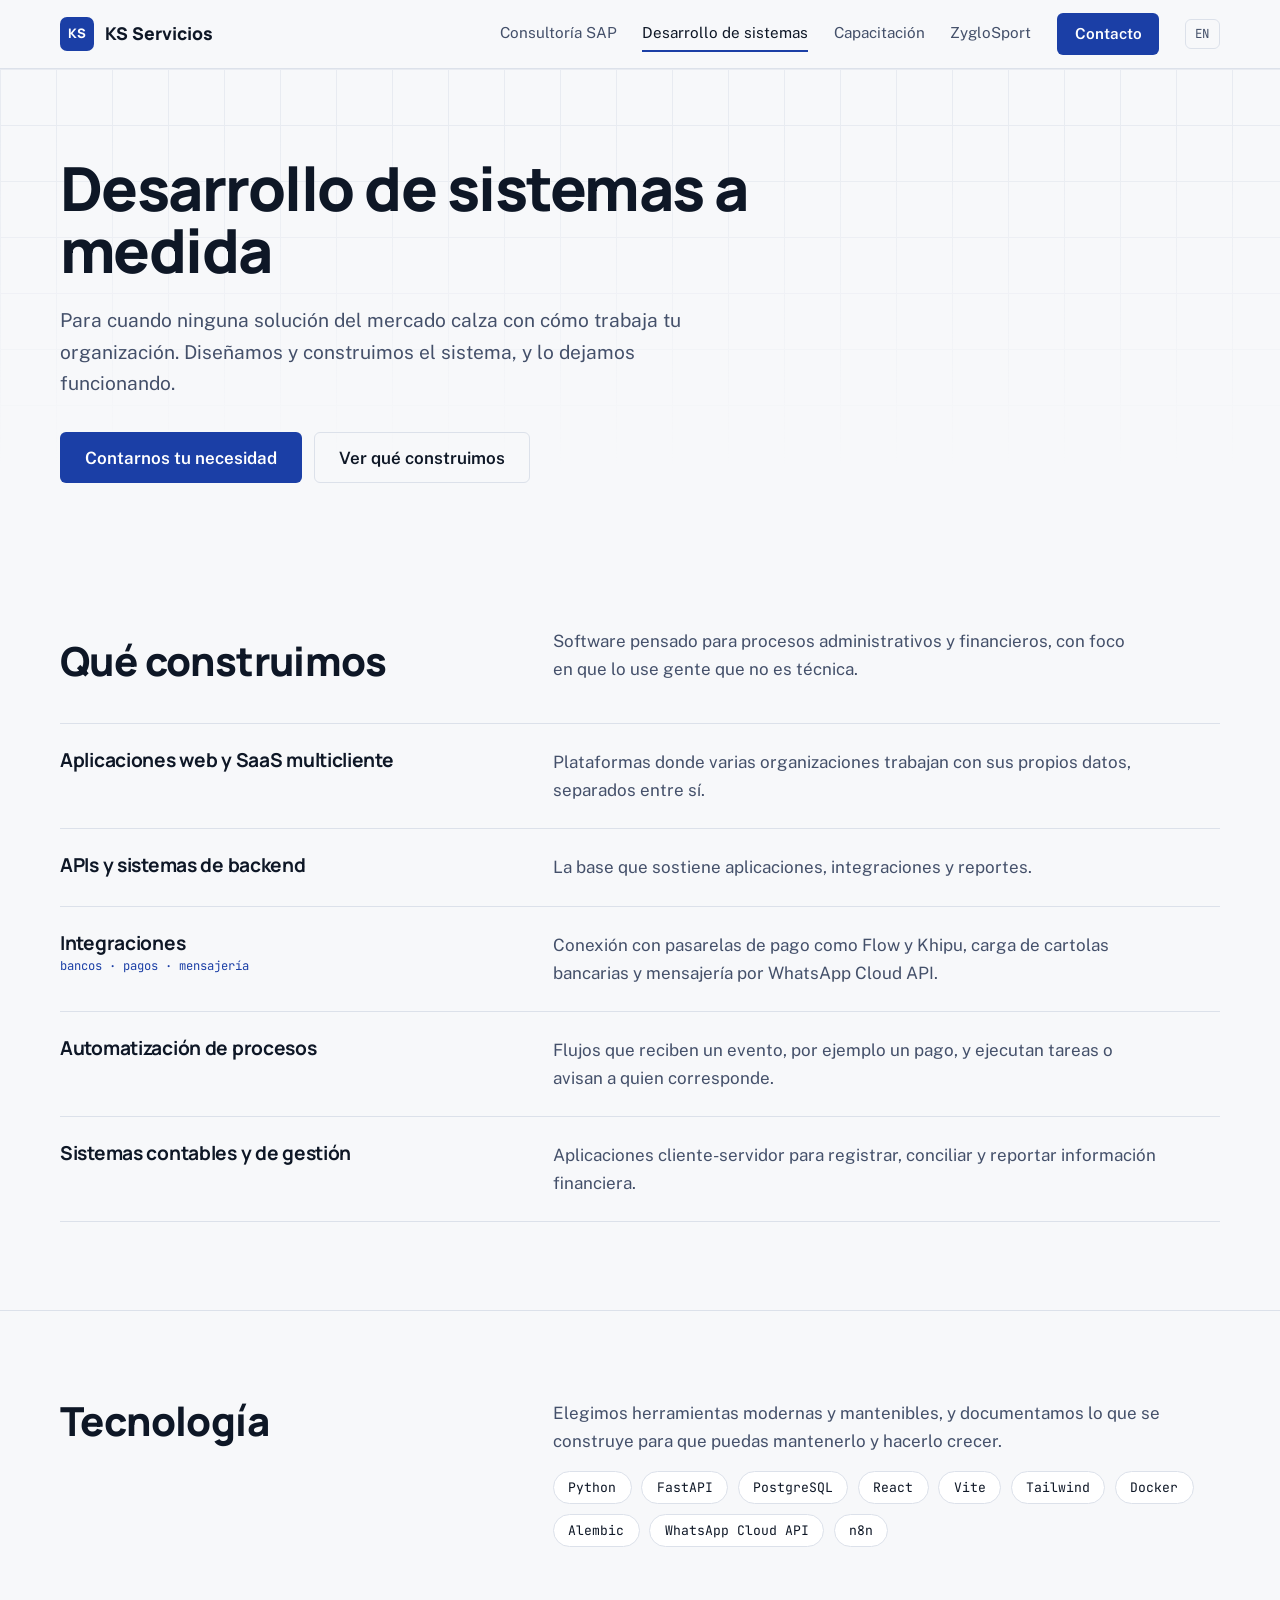
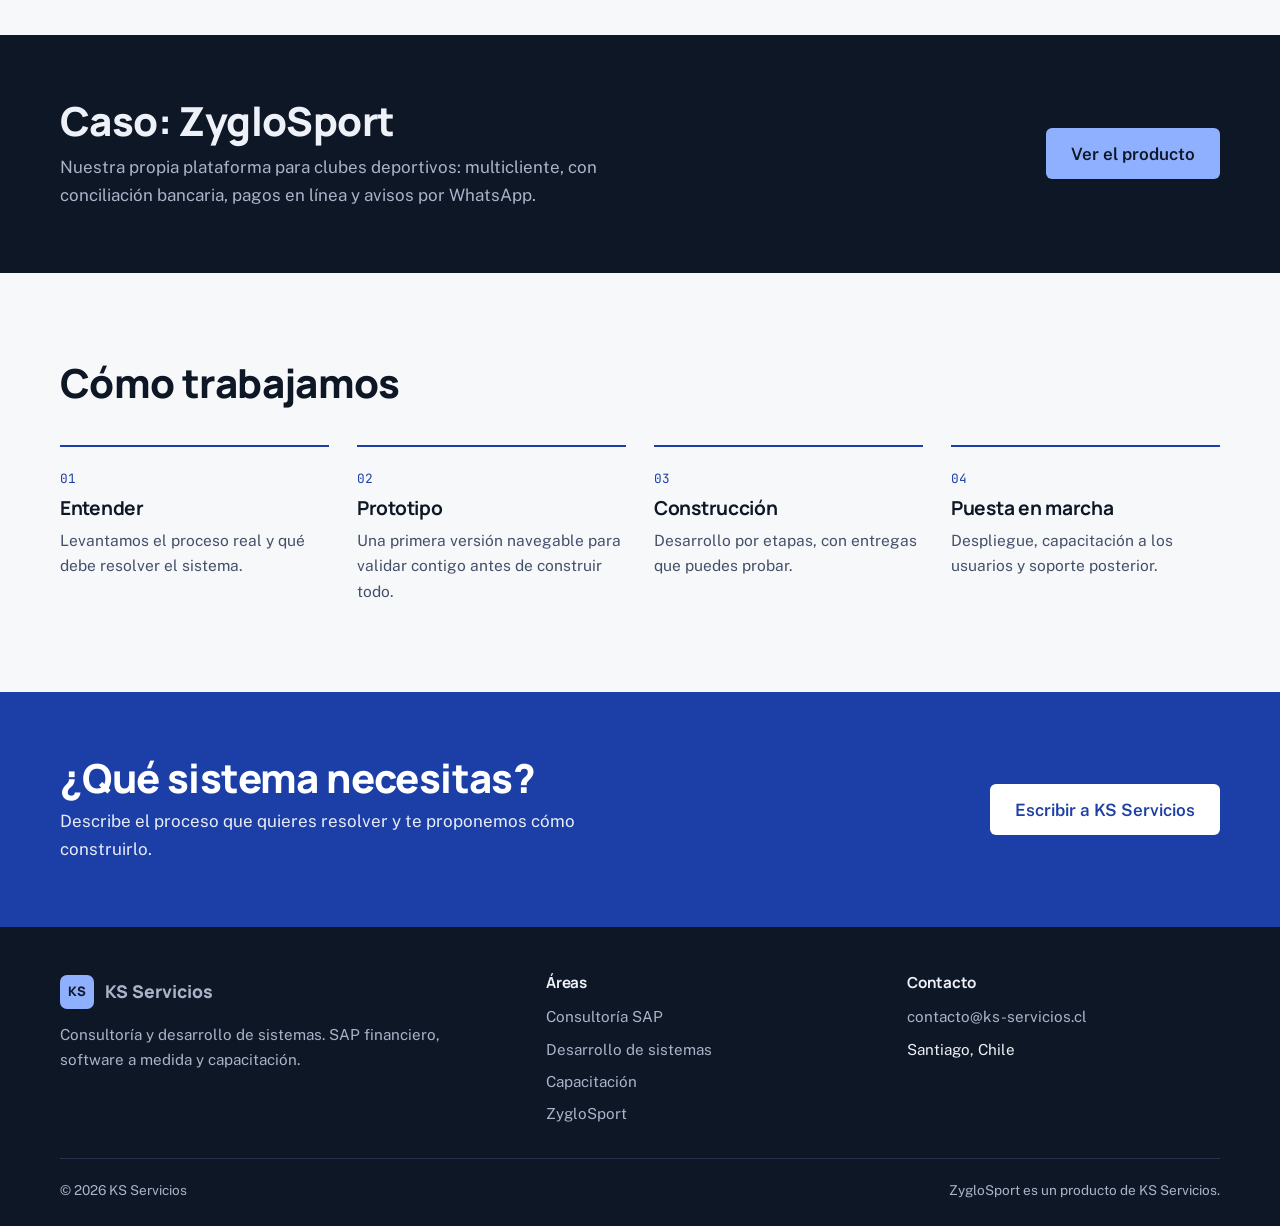
<file: desarrollo.html>
<!DOCTYPE html>
<html lang="es">
<head>
  <meta charset="UTF-8">
  <meta name="viewport" content="width=device-width, initial-scale=1">
  <title>Desarrollo de sistemas · KS Servicios</title>
  <meta name="description" content="Desarrollo de aplicaciones web a medida, integraciones con bancos y pasarelas de pago, y automatización de procesos.">
  <meta property="og:title" content="Desarrollo de sistemas · KS Servicios">
  <meta property="og:description" content="Desarrollo de aplicaciones web a medida, integraciones con bancos y pasarelas de pago, y automatización de procesos.">
  <meta property="og:type" content="website">
  <meta property="og:locale" content="es_CL">
  <link rel="canonical" href="https://ks-servicios.cl/desarrollo.html">
  <link rel="alternate" hreflang="es" href="https://ks-servicios.cl/desarrollo.html">
  <link rel="alternate" hreflang="en" href="https://ks-servicios.cl/en/desarrollo.html">
  <link rel="alternate" hreflang="x-default" href="https://ks-servicios.cl/desarrollo.html">
  <link rel="icon" href="data:image/svg+xml,%3Csvg xmlns='http://www.w3.org/2000/svg' viewBox='0 0 32 32'%3E%3Crect width='32' height='32' rx='7' fill='%231b3fa6'/%3E%3Ctext x='16' y='21.5' font-family='Arial' font-weight='800' font-size='15' fill='white' text-anchor='middle'%3EKS%3C/text%3E%3C/svg%3E">
  <link rel="preconnect" href="https://fonts.googleapis.com">
  <link rel="preconnect" href="https://fonts.gstatic.com" crossorigin>
  <link href="https://fonts.googleapis.com/css2?family=JetBrains+Mono:wght@400;500&family=Manrope:wght@600;700;800&family=Public+Sans:wght@400;500;600&display=swap" rel="stylesheet">
  <link rel="stylesheet" href="assets/styles.css">
</head>
<body class="">
  <a class="skip" href="#contenido">Saltar al contenido</a>
  <header class="site-header">
    <div class="wrap bar">
      <a class="brand" href="index.html"><span class="brand-mark">KS</span><span>KS Servicios</span></a>
      <button class="nav-toggle" type="button" aria-expanded="false" aria-controls="menu">Menú</button>
      <nav id="menu" class="site-nav" aria-label="Principal">
        <a href="sap.html">Consultoría SAP</a>
        <a href="desarrollo.html" aria-current="page">Desarrollo de sistemas</a>
        <a href="capacitacion.html">Capacitación</a>
        <a href="zyglosport.html">ZygloSport</a>
        <a class="nav-cta" href="contacto.html">Contacto</a>
        <a class="lang" href="en/desarrollo.html" hreflang="en" lang="en" title="Read this page in English">EN</a>
      </nav>
    </div>
  </header>

  <main id="contenido">
    <section class="hero page-hero">
      <div class="wrap">
        <h1>Desarrollo de sistemas a medida</h1>
        <p class="lead">Para cuando ninguna solución del mercado calza con cómo trabaja tu organización. Diseñamos y construimos el sistema, y lo dejamos funcionando.</p>
        <div class="actions">
          <a class="btn btn-primary" href="mailto:contacto@ks-servicios.cl?subject=Desarrollo%20de%20sistemas">Contarnos tu necesidad</a>
          <a class="btn btn-ghost" href="#que-construimos">Ver qué construimos</a>
        </div>
      </div>
    </section>

    <section class="section" id="que-construimos" aria-labelledby="cons-t">
      <div class="wrap">
        <div class="section-head">
          <h2 id="cons-t">Qué construimos</h2>
          <p>Software pensado para procesos administrativos y financieros, con foco en que lo use gente que no es técnica.</p>
        </div>
        <ul class="rows">
          <li><h3>Aplicaciones web y SaaS multicliente</h3><p>Plataformas donde varias organizaciones trabajan con sus propios datos, separados entre sí.</p></li>
          <li><h3>APIs y sistemas de backend</h3><p>La base que sostiene aplicaciones, integraciones y reportes.</p></li>
          <li><h3>Integraciones<small>bancos · pagos · mensajería</small></h3><p>Conexión con pasarelas de pago como Flow y Khipu, carga de cartolas bancarias y mensajería por WhatsApp Cloud API.</p></li>
          <li><h3>Automatización de procesos</h3><p>Flujos que reciben un evento, por ejemplo un pago, y ejecutan tareas o avisan a quien corresponde.</p></li>
          <li><h3>Sistemas contables y de gestión</h3><p>Aplicaciones cliente-servidor para registrar, conciliar y reportar información financiera.</p></li>
        </ul>
      </div>
    </section>

    <section class="section" aria-labelledby="tec-t">
      <div class="wrap two">
        <h2 id="tec-t">Tecnología</h2>
        <div>
          <p>Elegimos herramientas modernas y mantenibles, y documentamos lo que se construye para que puedas mantenerlo y hacerlo crecer.</p>
          <ul class="chips">
            <li>Python</li><li>FastAPI</li><li>PostgreSQL</li><li>React</li><li>Vite</li><li>Tailwind</li><li>Docker</li><li>Alembic</li><li>WhatsApp Cloud API</li><li>n8n</li>
          </ul>
        </div>
      </div>
    </section>

    <section class="feature-band band-dark" aria-labelledby="caso-t">
      <div class="wrap">
        <div>
          <h2 id="caso-t">Caso: ZygloSport</h2>
          <p>Nuestra propia plataforma para clubes deportivos: multicliente, con conciliación bancaria, pagos en línea y avisos por WhatsApp.</p>
        </div>
        <a class="btn btn-primary" href="zyglosport.html">Ver el producto</a>
      </div>
    </section>

    <section class="section" aria-labelledby="pasos-t">
      <div class="wrap">
        <div class="section-head">
          <h2 id="pasos-t">Cómo trabajamos</h2>
          <p></p>
        </div>
        <ol class="steps">
          <li><span class="n">01</span><h3>Entender</h3><p>Levantamos el proceso real y qué debe resolver el sistema.</p></li>
          <li><span class="n">02</span><h3>Prototipo</h3><p>Una primera versión navegable para validar contigo antes de construir todo.</p></li>
          <li><span class="n">03</span><h3>Construcción</h3><p>Desarrollo por etapas, con entregas que puedes probar.</p></li>
          <li><span class="n">04</span><h3>Puesta en marcha</h3><p>Despliegue, capacitación a los usuarios y soporte posterior.</p></li>
        </ol>
      </div>
    </section>

    <section class="cta" aria-labelledby="cta-t">
      <div class="wrap">
        <div>
          <h2 id="cta-t">¿Qué sistema necesitas?</h2>
          <p>Describe el proceso que quieres resolver y te proponemos cómo construirlo.</p>
        </div>
        <a class="btn" href="mailto:contacto@ks-servicios.cl?subject=Desarrollo%20de%20sistemas">Escribir a KS Servicios</a>
      </div>
    </section>
  </main>

  <footer class="site-footer band-dark">
    <div class="wrap">
      <div class="foot-grid">
        <div>
          <a class="brand" href="index.html"><span class="brand-mark">KS</span><span>KS Servicios</span></a>
          <p>Consultoría y desarrollo de sistemas. SAP financiero, software a medida y capacitación.</p>
        </div>
        <div>
          <h2>Áreas</h2>
          <ul>
            <li><a href="sap.html">Consultoría SAP</a></li>
            <li><a href="desarrollo.html">Desarrollo de sistemas</a></li>
            <li><a href="capacitacion.html">Capacitación</a></li>
            <li><a href="zyglosport.html">ZygloSport</a></li>
          </ul>
        </div>
        <div>
          <h2>Contacto</h2>
          <ul>
            <li><a href="mailto:contacto@ks-servicios.cl">contacto@ks-servicios.cl</a></li>
            <li>Santiago, Chile</li>
          </ul>
        </div>
      </div>
      <div class="foot-bottom">
        <span>© <span id="anio">2026</span> KS Servicios</span>
        <span>ZygloSport es un producto de KS Servicios.</span>
      </div>
    </div>
  </footer>
  <script src="assets/main.js"></script>
</body>
</html>
</file>
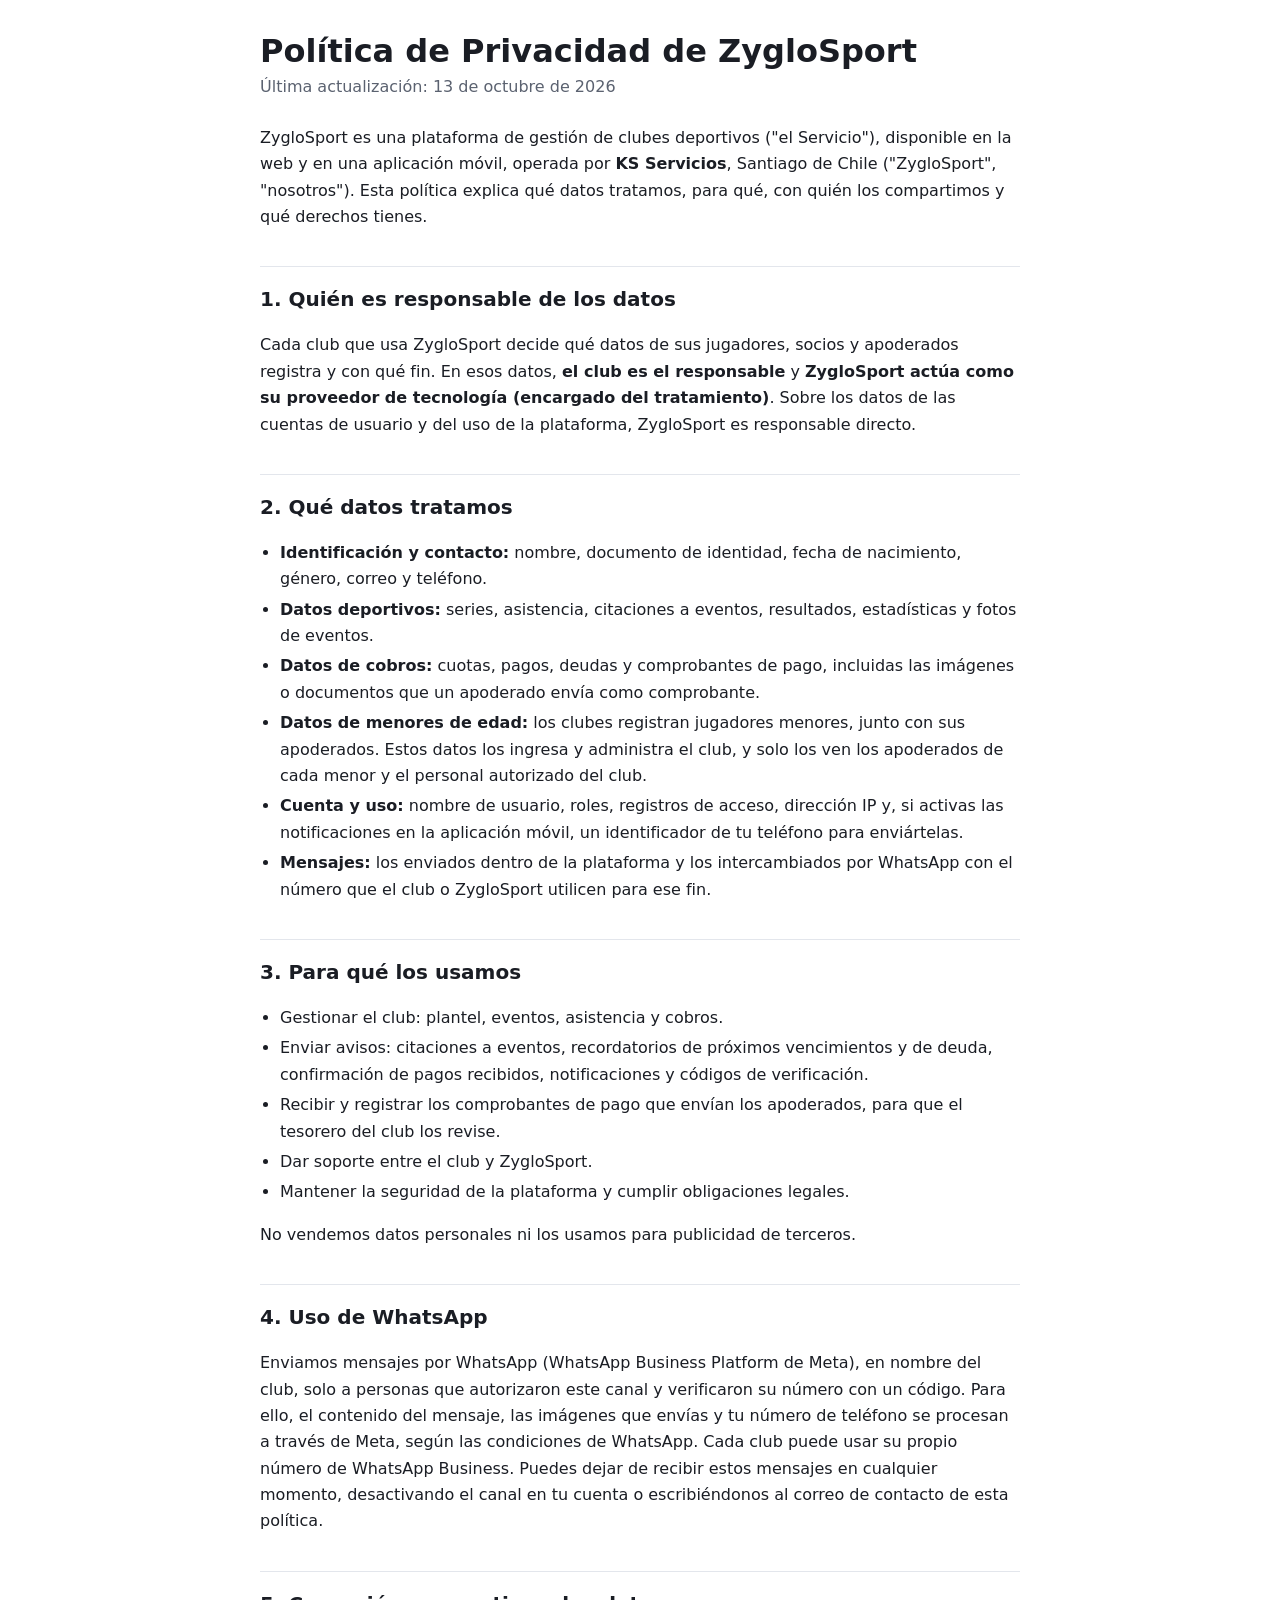
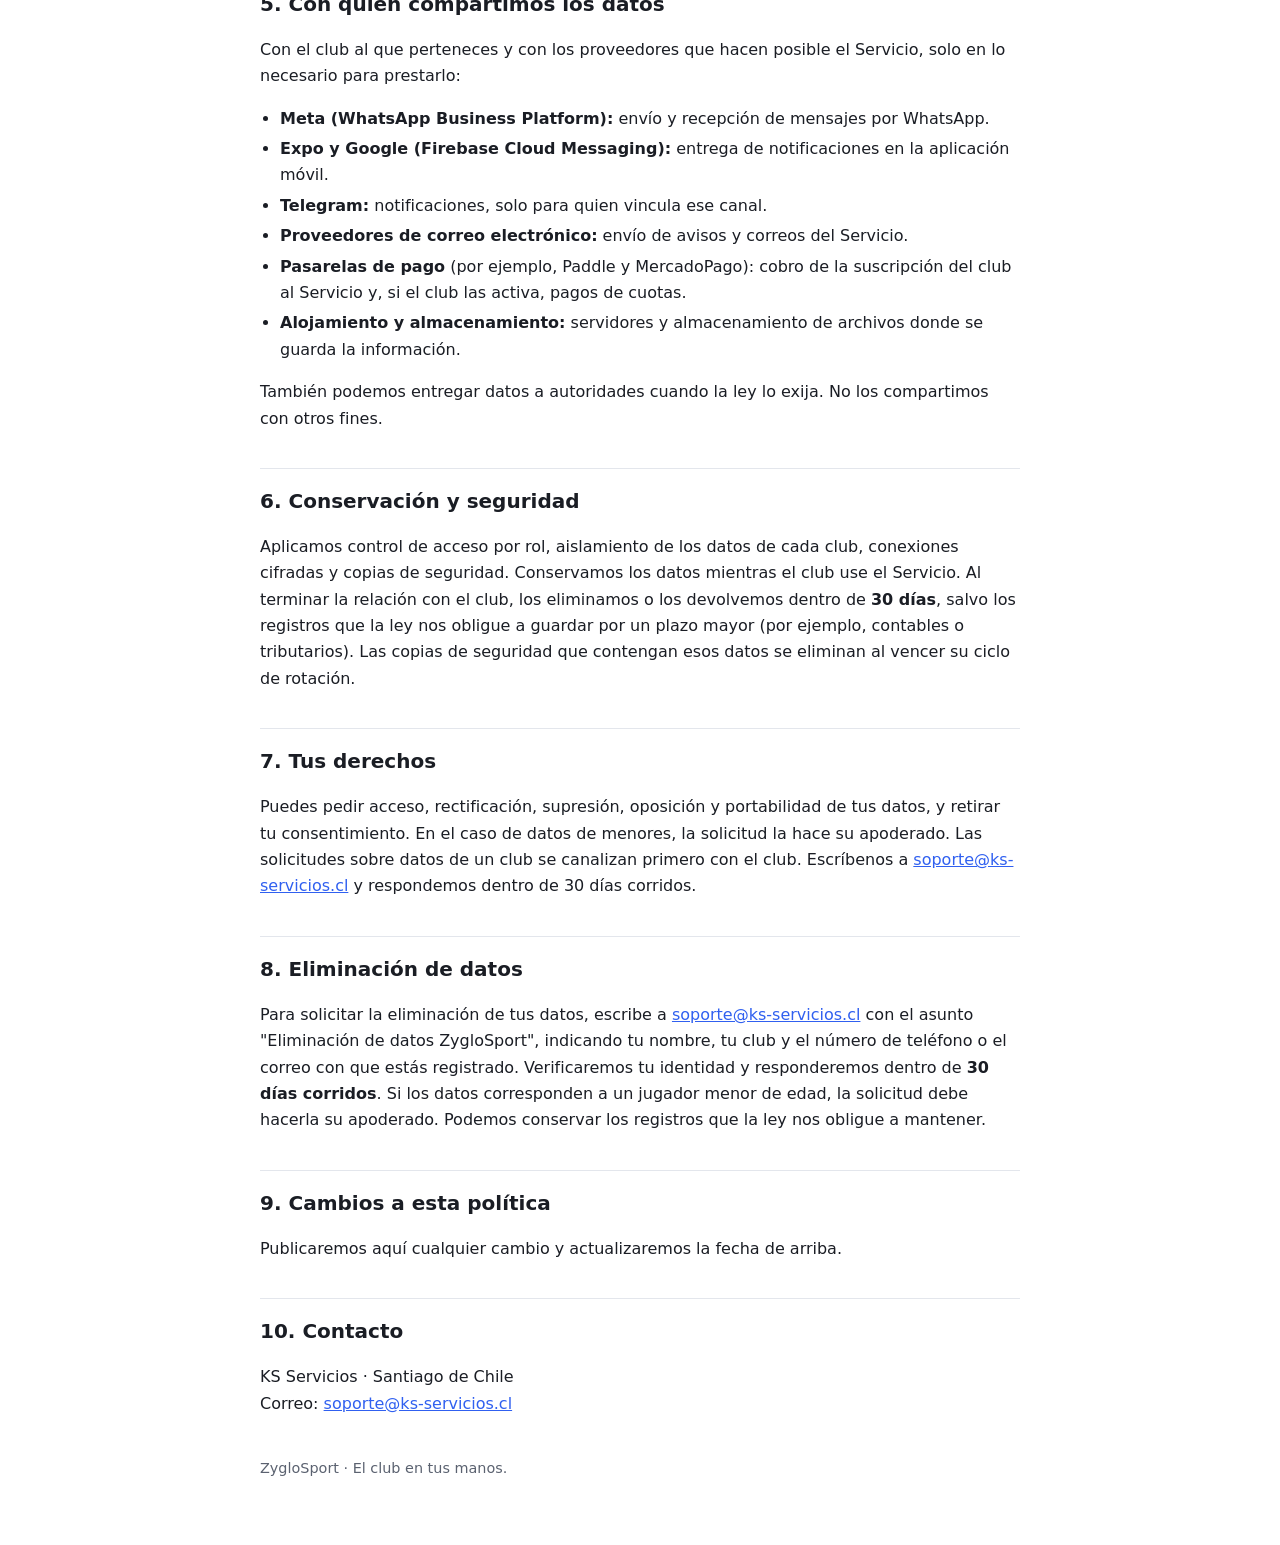
<file: privacidad-zyglosport.html>
<!doctype html>
<html lang="es">
<head>
<meta charset="utf-8">
<meta name="viewport" content="width=device-width, initial-scale=1">
<title>Política de Privacidad · ZygloSport</title>
<meta name="description" content="Política de privacidad de ZygloSport, plataforma de gestión de clubes deportivos: qué datos tratamos, para qué, con quién los compartimos y cómo ejercer tus derechos o pedir la eliminación de tus datos.">
<meta name="robots" content="index,follow">
<style>
  :root { --bg:#fff; --text:#1a1d24; --muted:#5b6270; --accent:#3060F0; --border:#e3e6ec; }
  @media (prefers-color-scheme: dark) {
    :root { --bg:#0f1218; --text:#e8eaf0; --muted:#9aa3b2; --accent:#7f9cff; --border:#262b36; }
  }
  body { margin:0; background:var(--bg); color:var(--text); font:16px/1.65 system-ui,-apple-system,"Segoe UI",Roboto,sans-serif; }
  main { max-width:760px; margin:0 auto; padding:32px 16px 64px; }
  h1 { font-size:2rem; line-height:1.2; margin:0 0 4px; }
  h2 { font-size:1.25rem; margin:36px 0 8px; padding-top:16px; border-top:1px solid var(--border); }
  p, li { color:var(--text); }
  .meta { color:var(--muted); margin:0 0 24px; }
  ul { padding-left:1.25rem; }
  li { margin:4px 0; }
  a { color:var(--accent); }
  footer { margin-top:40px; color:var(--muted); font-size:.9rem; }
</style>
</head>
<body>
<main>

<h1>Política de Privacidad de ZygloSport</h1>
<p class="meta">Última actualización: 13 de octubre de 2026</p>

<p>ZygloSport es una plataforma de gestión de clubes deportivos ("el Servicio"), disponible en la web y en una
aplicación móvil, operada por <strong>KS Servicios</strong>, Santiago de Chile ("ZygloSport", "nosotros").
Esta política explica qué datos tratamos, para qué, con quién los compartimos y qué derechos tienes.</p>

<h2 id="responsable">1. Quién es responsable de los datos</h2>
<p>Cada club que usa ZygloSport decide qué datos de sus jugadores, socios y apoderados registra y con qué fin.
En esos datos, <strong>el club es el responsable</strong> y <strong>ZygloSport actúa como su proveedor de tecnología
(encargado del tratamiento)</strong>. Sobre los datos de las cuentas de usuario y del uso de la plataforma,
ZygloSport es responsable directo.</p>

<h2 id="datos">2. Qué datos tratamos</h2>
<ul>
  <li><strong>Identificación y contacto:</strong> nombre, documento de identidad, fecha de nacimiento, género, correo y teléfono.</li>
  <li><strong>Datos deportivos:</strong> series, asistencia, citaciones a eventos, resultados, estadísticas y fotos de eventos.</li>
  <li><strong>Datos de cobros:</strong> cuotas, pagos, deudas y comprobantes de pago, incluidas las imágenes o documentos que un apoderado envía como comprobante.</li>
  <li><strong>Datos de menores de edad:</strong> los clubes registran jugadores menores, junto con sus apoderados.
      Estos datos los ingresa y administra el club, y solo los ven los apoderados de cada menor y el personal autorizado del club.</li>
  <li><strong>Cuenta y uso:</strong> nombre de usuario, roles, registros de acceso, dirección IP y, si activas las notificaciones en la aplicación móvil, un identificador de tu teléfono para enviártelas.</li>
  <li><strong>Mensajes:</strong> los enviados dentro de la plataforma y los intercambiados por WhatsApp con el número que el club o ZygloSport utilicen para ese fin.</li>
</ul>

<h2 id="finalidad">3. Para qué los usamos</h2>
<ul>
  <li>Gestionar el club: plantel, eventos, asistencia y cobros.</li>
  <li>Enviar avisos: citaciones a eventos, recordatorios de próximos vencimientos y de deuda, confirmación de pagos recibidos, notificaciones y códigos de verificación.</li>
  <li>Recibir y registrar los comprobantes de pago que envían los apoderados, para que el tesorero del club los revise.</li>
  <li>Dar soporte entre el club y ZygloSport.</li>
  <li>Mantener la seguridad de la plataforma y cumplir obligaciones legales.</li>
</ul>
<p>No vendemos datos personales ni los usamos para publicidad de terceros.</p>

<h2 id="whatsapp">4. Uso de WhatsApp</h2>
<p>Enviamos mensajes por WhatsApp (WhatsApp Business Platform de Meta), en nombre del club, solo a personas que
autorizaron este canal y verificaron su número con un código. Para ello, el contenido del mensaje, las imágenes que
envías y tu número de teléfono se procesan a través de Meta, según las condiciones de WhatsApp.
Cada club puede usar su propio número de WhatsApp Business. Puedes dejar de recibir estos mensajes en cualquier momento,
desactivando el canal en tu cuenta o escribiéndonos al correo de contacto de esta política.</p>

<h2 id="terceros">5. Con quién compartimos los datos</h2>
<p>Con el club al que perteneces y con los proveedores que hacen posible el Servicio, solo en lo necesario para prestarlo:</p>
<ul>
  <li><strong>Meta (WhatsApp Business Platform):</strong> envío y recepción de mensajes por WhatsApp.</li>
  <li><strong>Expo y Google (Firebase Cloud Messaging):</strong> entrega de notificaciones en la aplicación móvil.</li>
  <li><strong>Telegram:</strong> notificaciones, solo para quien vincula ese canal.</li>
  <li><strong>Proveedores de correo electrónico:</strong> envío de avisos y correos del Servicio.</li>
  <li><strong>Pasarelas de pago</strong> (por ejemplo, Paddle y MercadoPago): cobro de la suscripción del club al Servicio y, si el club las activa, pagos de cuotas.</li>
  <li><strong>Alojamiento y almacenamiento:</strong> servidores y almacenamiento de archivos donde se guarda la información.</li>
</ul>
<p>También podemos entregar datos a autoridades cuando la ley lo exija. No los compartimos con otros fines.</p>

<h2 id="seguridad">6. Conservación y seguridad</h2>
<p>Aplicamos control de acceso por rol, aislamiento de los datos de cada club, conexiones cifradas y copias de seguridad.
Conservamos los datos mientras el club use el Servicio. Al terminar la relación con el club, los eliminamos o los devolvemos
dentro de <strong>30 días</strong>, salvo los registros que la ley nos obligue a guardar por un plazo mayor (por ejemplo, contables
o tributarios). Las copias de seguridad que contengan esos datos se eliminan al vencer su ciclo de rotación.</p>

<h2 id="derechos">7. Tus derechos</h2>
<p>Puedes pedir acceso, rectificación, supresión, oposición y portabilidad de tus datos, y retirar tu consentimiento.
En el caso de datos de menores, la solicitud la hace su apoderado. Las solicitudes sobre datos de un club se canalizan
primero con el club. Escríbenos a <a href="mailto:soporte@ks-servicios.cl">soporte@ks-servicios.cl</a>
y respondemos dentro de 30 días corridos.</p>

<h2 id="eliminacion">8. Eliminación de datos</h2>
<p>Para solicitar la eliminación de tus datos, escribe a <a href="mailto:soporte@ks-servicios.cl?subject=Eliminaci%C3%B3n%20de%20datos%20ZygloSport">soporte@ks-servicios.cl</a>
con el asunto "Eliminación de datos ZygloSport", indicando tu nombre, tu club y el número de teléfono o el correo con que estás registrado.
Verificaremos tu identidad y responderemos dentro de <strong>30 días corridos</strong>. Si los datos corresponden a un jugador menor de edad,
la solicitud debe hacerla su apoderado. Podemos conservar los registros que la ley nos obligue a mantener.</p>

<h2 id="cambios">9. Cambios a esta política</h2>
<p>Publicaremos aquí cualquier cambio y actualizaremos la fecha de arriba.</p>

<h2 id="contacto">10. Contacto</h2>
<p>KS Servicios · Santiago de Chile<br>
Correo: <a href="mailto:soporte@ks-servicios.cl">soporte@ks-servicios.cl</a></p>

<footer>ZygloSport · El club en tus manos.</footer>
</main>
</body>
</html>
</file>
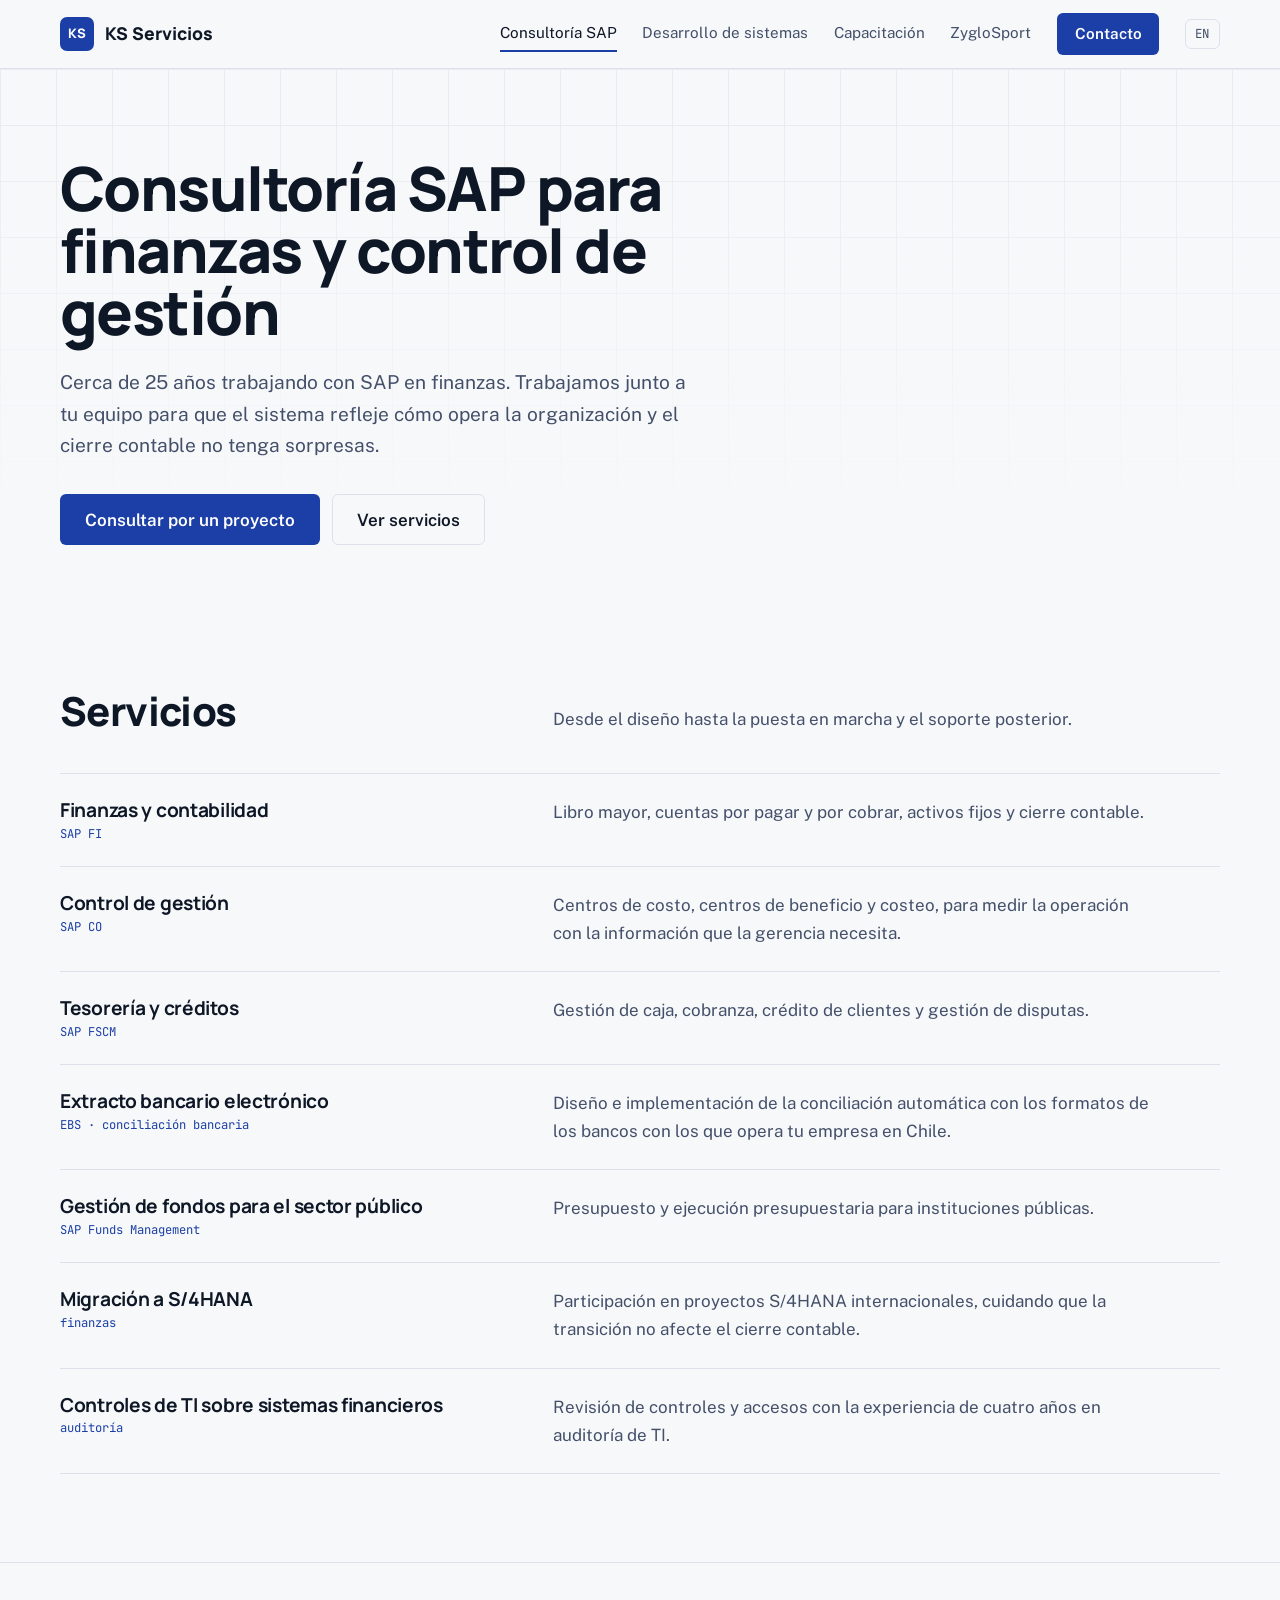
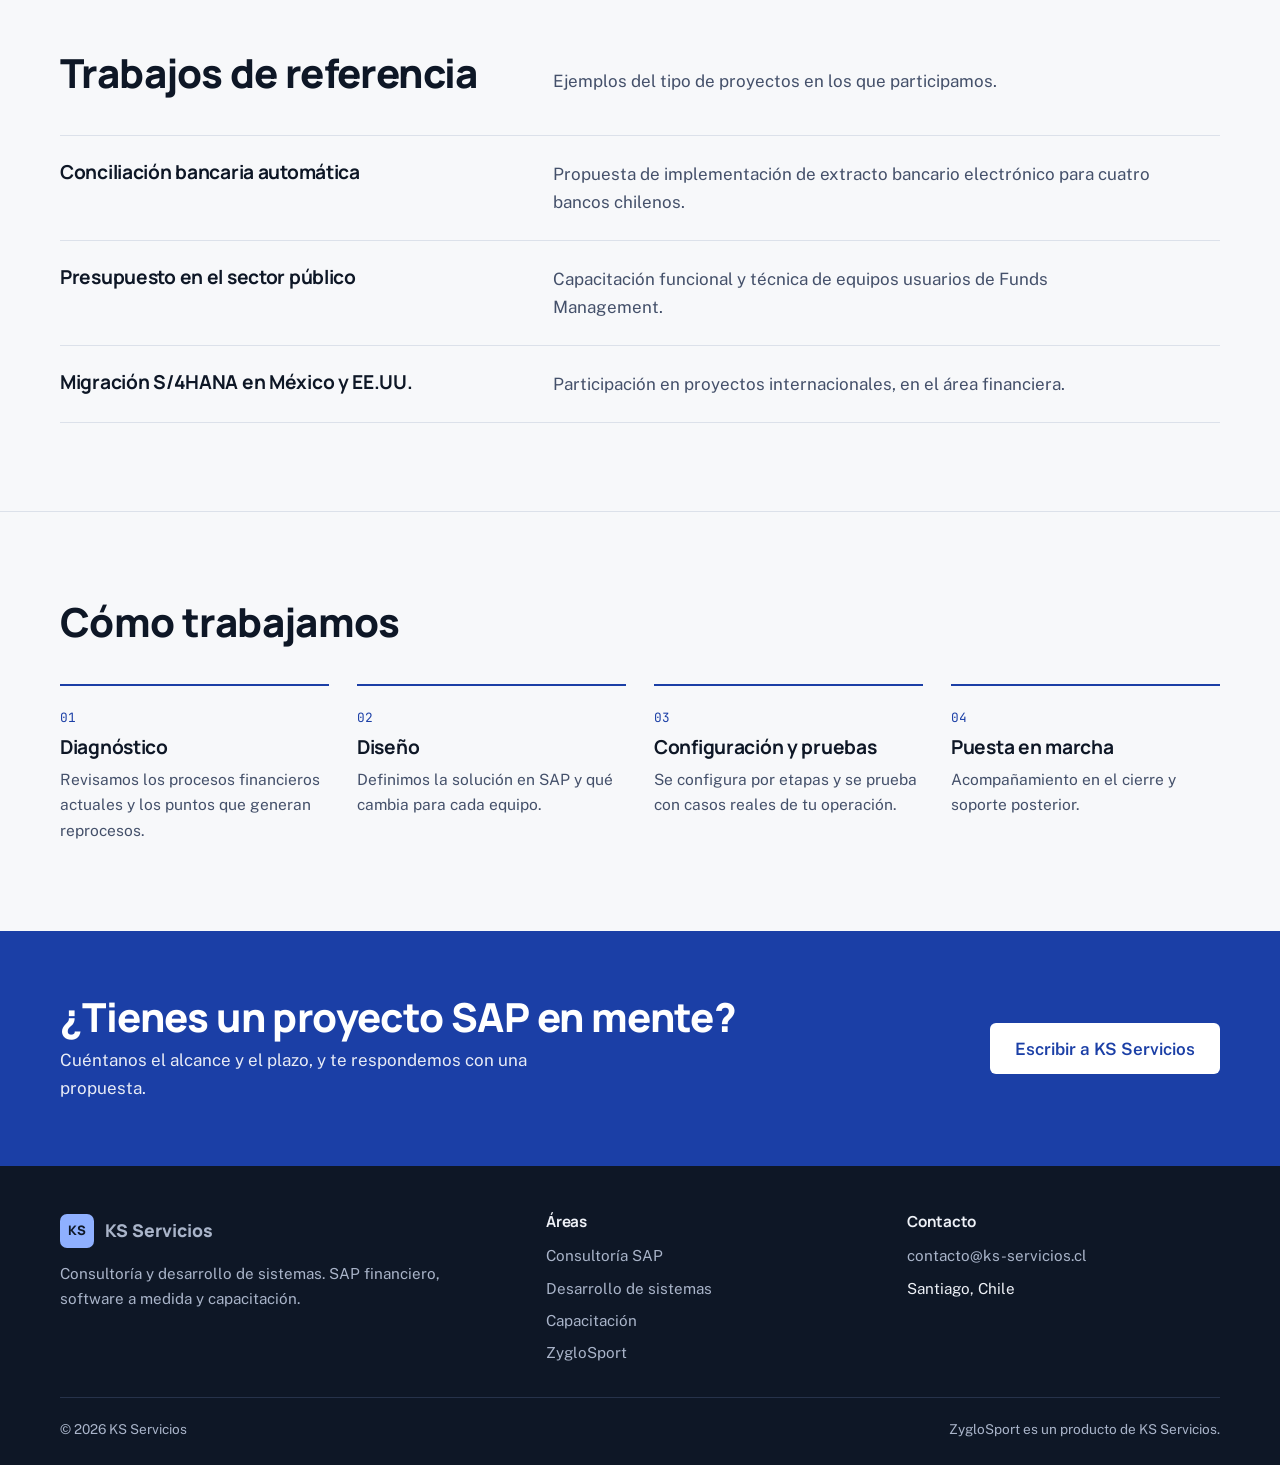
<file: sap.html>
<!DOCTYPE html>
<html lang="es">
<head>
  <meta charset="UTF-8">
  <meta name="viewport" content="width=device-width, initial-scale=1">
  <title>Consultoría SAP · KS Servicios</title>
  <meta name="description" content="Consultoría SAP FI, CO y FSCM: implementación, soporte, conciliación bancaria electrónica, Funds Management y migración a S/4HANA.">
  <meta property="og:title" content="Consultoría SAP · KS Servicios">
  <meta property="og:description" content="Consultoría SAP FI, CO y FSCM: implementación, soporte, conciliación bancaria electrónica, Funds Management y migración a S/4HANA.">
  <meta property="og:type" content="website">
  <meta property="og:locale" content="es_CL">
  <link rel="canonical" href="https://ks-servicios.cl/sap.html">
  <link rel="alternate" hreflang="es" href="https://ks-servicios.cl/sap.html">
  <link rel="alternate" hreflang="en" href="https://ks-servicios.cl/en/sap.html">
  <link rel="alternate" hreflang="x-default" href="https://ks-servicios.cl/sap.html">
  <link rel="icon" href="data:image/svg+xml,%3Csvg xmlns='http://www.w3.org/2000/svg' viewBox='0 0 32 32'%3E%3Crect width='32' height='32' rx='7' fill='%231b3fa6'/%3E%3Ctext x='16' y='21.5' font-family='Arial' font-weight='800' font-size='15' fill='white' text-anchor='middle'%3EKS%3C/text%3E%3C/svg%3E">
  <link rel="preconnect" href="https://fonts.googleapis.com">
  <link rel="preconnect" href="https://fonts.gstatic.com" crossorigin>
  <link href="https://fonts.googleapis.com/css2?family=JetBrains+Mono:wght@400;500&family=Manrope:wght@600;700;800&family=Public+Sans:wght@400;500;600&display=swap" rel="stylesheet">
  <link rel="stylesheet" href="assets/styles.css">
</head>
<body class="">
  <a class="skip" href="#contenido">Saltar al contenido</a>
  <header class="site-header">
    <div class="wrap bar">
      <a class="brand" href="index.html"><span class="brand-mark">KS</span><span>KS Servicios</span></a>
      <button class="nav-toggle" type="button" aria-expanded="false" aria-controls="menu">Menú</button>
      <nav id="menu" class="site-nav" aria-label="Principal">
        <a href="sap.html" aria-current="page">Consultoría SAP</a>
        <a href="desarrollo.html">Desarrollo de sistemas</a>
        <a href="capacitacion.html">Capacitación</a>
        <a href="zyglosport.html">ZygloSport</a>
        <a class="nav-cta" href="contacto.html">Contacto</a>
        <a class="lang" href="en/sap.html" hreflang="en" lang="en" title="Read this page in English">EN</a>
      </nav>
    </div>
  </header>

  <main id="contenido">
    <section class="hero page-hero">
      <div class="wrap">
        <h1>Consultoría SAP para finanzas y control de gestión</h1>
        <p class="lead">Cerca de 25 años trabajando con SAP en finanzas. Trabajamos junto a tu equipo para que el sistema refleje cómo opera la organización y el cierre contable no tenga sorpresas.</p>
        <div class="actions">
          <a class="btn btn-primary" href="mailto:contacto@ks-servicios.cl?subject=Consultor%C3%ADa%20SAP">Consultar por un proyecto</a>
          <a class="btn btn-ghost" href="#servicios">Ver servicios</a>
        </div>
      </div>
    </section>

    <section class="section" id="servicios" aria-labelledby="serv-t">
      <div class="wrap">
        <div class="section-head">
          <h2 id="serv-t">Servicios</h2>
          <p>Desde el diseño hasta la puesta en marcha y el soporte posterior.</p>
        </div>
        <ul class="rows">
          <li><h3>Finanzas y contabilidad<small>SAP FI</small></h3><p>Libro mayor, cuentas por pagar y por cobrar, activos fijos y cierre contable.</p></li>
          <li><h3>Control de gestión<small>SAP CO</small></h3><p>Centros de costo, centros de beneficio y costeo, para medir la operación con la información que la gerencia necesita.</p></li>
          <li><h3>Tesorería y créditos<small>SAP FSCM</small></h3><p>Gestión de caja, cobranza, crédito de clientes y gestión de disputas.</p></li>
          <li><h3>Extracto bancario electrónico<small>EBS · conciliación bancaria</small></h3><p>Diseño e implementación de la conciliación automática con los formatos de los bancos con los que opera tu empresa en Chile.</p></li>
          <li><h3>Gestión de fondos para el sector público<small>SAP Funds Management</small></h3><p>Presupuesto y ejecución presupuestaria para instituciones públicas.</p></li>
          <li><h3>Migración a S/4HANA<small>finanzas</small></h3><p>Participación en proyectos S/4HANA internacionales, cuidando que la transición no afecte el cierre contable.</p></li>
          <li><h3>Controles de TI sobre sistemas financieros<small>auditoría</small></h3><p>Revisión de controles y accesos con la experiencia de cuatro años en auditoría de TI.</p></li>
        </ul>
      </div>
    </section>

    <section class="section" aria-labelledby="casos-t">
      <div class="wrap">
        <div class="section-head">
          <h2 id="casos-t">Trabajos de referencia</h2>
          <p>Ejemplos del tipo de proyectos en los que participamos.</p>
        </div>
        <ul class="rows">
          <li><h3>Conciliación bancaria automática</h3><p>Propuesta de implementación de extracto bancario electrónico para cuatro bancos chilenos.</p></li>
          <li><h3>Presupuesto en el sector público</h3><p>Capacitación funcional y técnica de equipos usuarios de Funds Management.</p></li>
          <li><h3>Migración S/4HANA en México y EE.UU.</h3><p>Participación en proyectos internacionales, en el área financiera.</p></li>
        </ul>
      </div>
    </section>

    <section class="section" aria-labelledby="pasos-t">
      <div class="wrap">
        <div class="section-head">
          <h2 id="pasos-t">Cómo trabajamos</h2>
          <p></p>
        </div>
        <ol class="steps">
          <li><span class="n">01</span><h3>Diagnóstico</h3><p>Revisamos los procesos financieros actuales y los puntos que generan reprocesos.</p></li>
          <li><span class="n">02</span><h3>Diseño</h3><p>Definimos la solución en SAP y qué cambia para cada equipo.</p></li>
          <li><span class="n">03</span><h3>Configuración y pruebas</h3><p>Se configura por etapas y se prueba con casos reales de tu operación.</p></li>
          <li><span class="n">04</span><h3>Puesta en marcha</h3><p>Acompañamiento en el cierre y soporte posterior.</p></li>
        </ol>
      </div>
    </section>

    <section class="cta" aria-labelledby="cta-t">
      <div class="wrap">
        <div>
          <h2 id="cta-t">¿Tienes un proyecto SAP en mente?</h2>
          <p>Cuéntanos el alcance y el plazo, y te respondemos con una propuesta.</p>
        </div>
        <a class="btn" href="mailto:contacto@ks-servicios.cl?subject=Consultor%C3%ADa%20SAP">Escribir a KS Servicios</a>
      </div>
    </section>
  </main>

  <footer class="site-footer band-dark">
    <div class="wrap">
      <div class="foot-grid">
        <div>
          <a class="brand" href="index.html"><span class="brand-mark">KS</span><span>KS Servicios</span></a>
          <p>Consultoría y desarrollo de sistemas. SAP financiero, software a medida y capacitación.</p>
        </div>
        <div>
          <h2>Áreas</h2>
          <ul>
            <li><a href="sap.html">Consultoría SAP</a></li>
            <li><a href="desarrollo.html">Desarrollo de sistemas</a></li>
            <li><a href="capacitacion.html">Capacitación</a></li>
            <li><a href="zyglosport.html">ZygloSport</a></li>
          </ul>
        </div>
        <div>
          <h2>Contacto</h2>
          <ul>
            <li><a href="mailto:contacto@ks-servicios.cl">contacto@ks-servicios.cl</a></li>
            <li>Santiago, Chile</li>
          </ul>
        </div>
      </div>
      <div class="foot-bottom">
        <span>© <span id="anio">2026</span> KS Servicios</span>
        <span>ZygloSport es un producto de KS Servicios.</span>
      </div>
    </div>
  </footer>
  <script src="assets/main.js"></script>
</body>
</html>
</file>
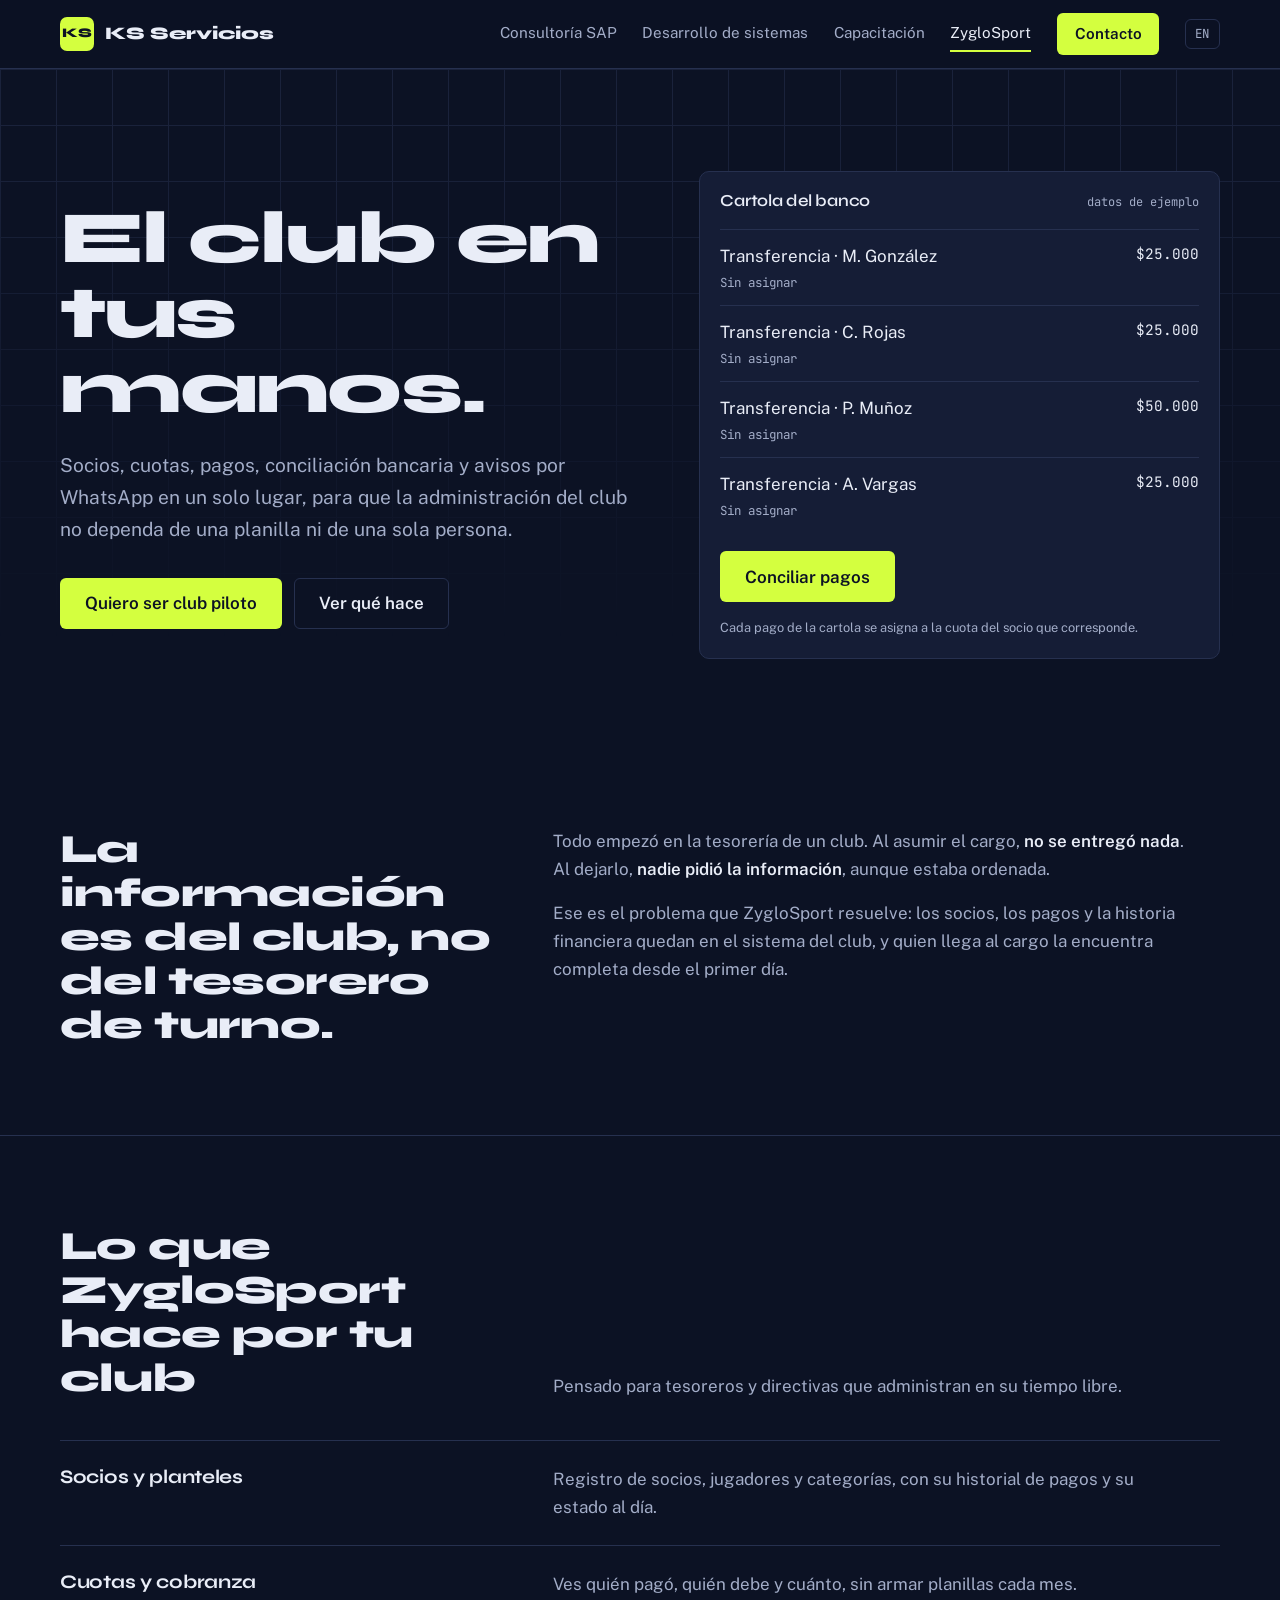
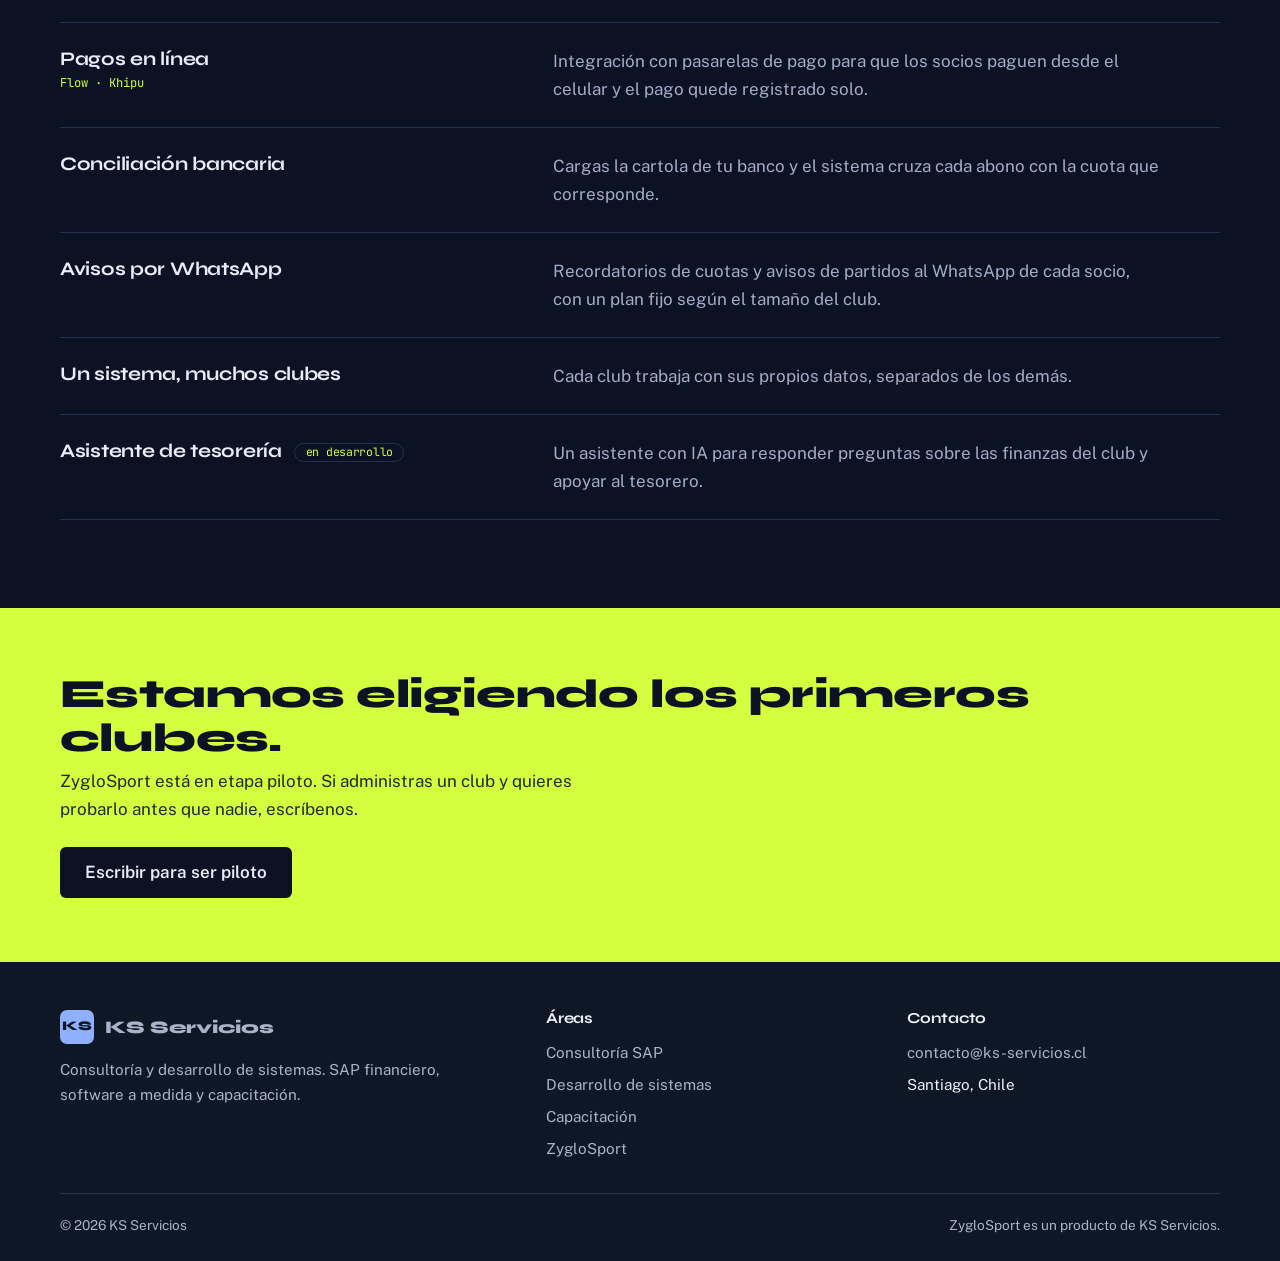
<file: zyglosport.html>
<!DOCTYPE html>
<html lang="es">
<head>
  <meta charset="UTF-8">
  <meta name="viewport" content="width=device-width, initial-scale=1">
  <title>ZygloSport · Gestión de clubes deportivos</title>
  <meta name="description" content="ZygloSport: socios, cuotas, pagos en línea, conciliación bancaria y avisos por WhatsApp para clubes deportivos. Etapa piloto.">
  <meta property="og:title" content="ZygloSport · Gestión de clubes deportivos">
  <meta property="og:description" content="ZygloSport: socios, cuotas, pagos en línea, conciliación bancaria y avisos por WhatsApp para clubes deportivos. Etapa piloto.">
  <meta property="og:type" content="website">
  <meta property="og:locale" content="es_CL">
  <link rel="canonical" href="https://ks-servicios.cl/zyglosport.html">
  <link rel="alternate" hreflang="es" href="https://ks-servicios.cl/zyglosport.html">
  <link rel="alternate" hreflang="en" href="https://ks-servicios.cl/en/zyglosport.html">
  <link rel="alternate" hreflang="x-default" href="https://ks-servicios.cl/zyglosport.html">
  <link rel="icon" href="data:image/svg+xml,%3Csvg xmlns='http://www.w3.org/2000/svg' viewBox='0 0 32 32'%3E%3Crect width='32' height='32' rx='7' fill='%231b3fa6'/%3E%3Ctext x='16' y='21.5' font-family='Arial' font-weight='800' font-size='15' fill='white' text-anchor='middle'%3EKS%3C/text%3E%3C/svg%3E">
  <link rel="preconnect" href="https://fonts.googleapis.com">
  <link rel="preconnect" href="https://fonts.gstatic.com" crossorigin>
  <link href="https://fonts.googleapis.com/css2?family=JetBrains+Mono:wght@400;500&family=Manrope:wght@600;700;800&family=Public+Sans:wght@400;500;600&family=Syne:wght@600;800&display=swap" rel="stylesheet">
  <link rel="stylesheet" href="assets/styles.css">
</head>
<body class="theme-noche">
  <a class="skip" href="#contenido">Saltar al contenido</a>
  <header class="site-header">
    <div class="wrap bar">
      <a class="brand" href="index.html"><span class="brand-mark">KS</span><span>KS Servicios</span></a>
      <button class="nav-toggle" type="button" aria-expanded="false" aria-controls="menu">Menú</button>
      <nav id="menu" class="site-nav" aria-label="Principal">
        <a href="sap.html">Consultoría SAP</a>
        <a href="desarrollo.html">Desarrollo de sistemas</a>
        <a href="capacitacion.html">Capacitación</a>
        <a href="zyglosport.html" aria-current="page">ZygloSport</a>
        <a class="nav-cta" href="contacto.html">Contacto</a>
        <a class="lang" href="en/zyglosport.html" hreflang="en" lang="en" title="Read this page in English">EN</a>
      </nav>
    </div>
  </header>

  <main id="contenido">
    <section class="hero">
      <div class="wrap hero-grid">
        <div>
          <h1>El club en tus manos.</h1>
          <p class="lead">Socios, cuotas, pagos, conciliación bancaria y avisos por WhatsApp en un solo lugar, para que la administración del club no dependa de una planilla ni de una sola persona.</p>
          <div class="actions">
            <a class="btn btn-primary" href="mailto:contacto@ks-servicios.cl?subject=Club%20piloto%20ZygloSport">Quiero ser club piloto</a>
            <a class="btn btn-ghost" href="#funciones">Ver qué hace</a>
          </div>
        </div>
        <div class="demo" aria-labelledby="demo-titulo">
          <div class="demo-cab">
            <h2 id="demo-titulo">Cartola del banco</h2>
            <span>datos de ejemplo</span>
          </div>
          <ul id="demo-lista" aria-live="polite">
            <li><span>Transferencia · M. González</span><span class="monto">$25.000</span><span class="estado" data-destino="Cuota octubre · Sub-12">Sin asignar</span></li>
            <li><span>Transferencia · C. Rojas</span><span class="monto">$25.000</span><span class="estado" data-destino="Cuota octubre · Sub-14">Sin asignar</span></li>
            <li><span>Transferencia · P. Muñoz</span><span class="monto">$50.000</span><span class="estado" data-destino="Cuotas octubre y noviembre · Sub-16">Sin asignar</span></li>
            <li><span>Transferencia · A. Vargas</span><span class="monto">$25.000</span><span class="estado" data-destino="Cuota octubre · Adultos">Sin asignar</span></li>
          </ul>
          <button class="btn btn-primary" id="demo-btn" type="button" data-run="Conciliar pagos" data-reset="Reiniciar demo" data-unassigned="Sin asignar" data-done="Conciliado: ">Conciliar pagos</button>
          <p class="demo-nota">Cada pago de la cartola se asigna a la cuota del socio que corresponde.</p>
        </div>
      </div>
    </section>

    <section class="section" aria-labelledby="hist-t">
      <div class="wrap two">
        <h2 id="hist-t">La información es del club, no del tesorero de turno.</h2>
        <div>
          <p>Todo empezó en la tesorería de un club. Al asumir el cargo, <strong>no se entregó nada</strong>. Al dejarlo, <strong>nadie pidió la información</strong>, aunque estaba ordenada.</p>
          <p>Ese es el problema que ZygloSport resuelve: los socios, los pagos y la historia financiera quedan en el sistema del club, y quien llega al cargo la encuentra completa desde el primer día.</p>
        </div>
      </div>
    </section>

    <section class="section" id="funciones" aria-labelledby="fn-t">
      <div class="wrap">
        <div class="section-head">
          <h2 id="fn-t">Lo que ZygloSport hace por tu club</h2>
          <p>Pensado para tesoreros y directivas que administran en su tiempo libre.</p>
        </div>
        <ul class="rows">
          <li><h3>Socios y planteles</h3><p>Registro de socios, jugadores y categorías, con su historial de pagos y su estado al día.</p></li>
          <li><h3>Cuotas y cobranza</h3><p>Ves quién pagó, quién debe y cuánto, sin armar planillas cada mes.</p></li>
          <li><h3>Pagos en línea<small>Flow · Khipu</small></h3><p>Integración con pasarelas de pago para que los socios paguen desde el celular y el pago quede registrado solo.</p></li>
          <li><h3>Conciliación bancaria</h3><p>Cargas la cartola de tu banco y el sistema cruza cada abono con la cuota que corresponde.</p></li>
          <li><h3>Avisos por WhatsApp</h3><p>Recordatorios de cuotas y avisos de partidos al WhatsApp de cada socio, con un plan fijo según el tamaño del club.</p></li>
          <li><h3>Un sistema, muchos clubes</h3><p>Cada club trabaja con sus propios datos, separados de los demás.</p></li>
          <li><h3>Asistente de tesorería <span class="tag">en desarrollo</span></h3><p>Un asistente con IA para responder preguntas sobre las finanzas del club y apoyar al tesorero.</p></li>
        </ul>
      </div>
    </section>

    <section class="cta" aria-labelledby="cta-t">
      <div class="wrap">
        <div>
          <h2 id="cta-t">Estamos eligiendo los primeros clubes.</h2>
          <p>ZygloSport está en etapa piloto. Si administras un club y quieres probarlo antes que nadie, escríbenos.</p>
        </div>
        <a class="btn" href="mailto:contacto@ks-servicios.cl?subject=Club%20piloto%20ZygloSport">Escribir para ser piloto</a>
      </div>
    </section>
  </main>

  <footer class="site-footer band-dark">
    <div class="wrap">
      <div class="foot-grid">
        <div>
          <a class="brand" href="index.html"><span class="brand-mark">KS</span><span>KS Servicios</span></a>
          <p>Consultoría y desarrollo de sistemas. SAP financiero, software a medida y capacitación.</p>
        </div>
        <div>
          <h2>Áreas</h2>
          <ul>
            <li><a href="sap.html">Consultoría SAP</a></li>
            <li><a href="desarrollo.html">Desarrollo de sistemas</a></li>
            <li><a href="capacitacion.html">Capacitación</a></li>
            <li><a href="zyglosport.html">ZygloSport</a></li>
          </ul>
        </div>
        <div>
          <h2>Contacto</h2>
          <ul>
            <li><a href="mailto:contacto@ks-servicios.cl">contacto@ks-servicios.cl</a></li>
            <li>Santiago, Chile</li>
          </ul>
        </div>
      </div>
      <div class="foot-bottom">
        <span>© <span id="anio">2026</span> KS Servicios</span>
        <span>ZygloSport es un producto de KS Servicios.</span>
      </div>
    </div>
  </footer>
  <script src="assets/main.js"></script>
</body>
</html>
</file>
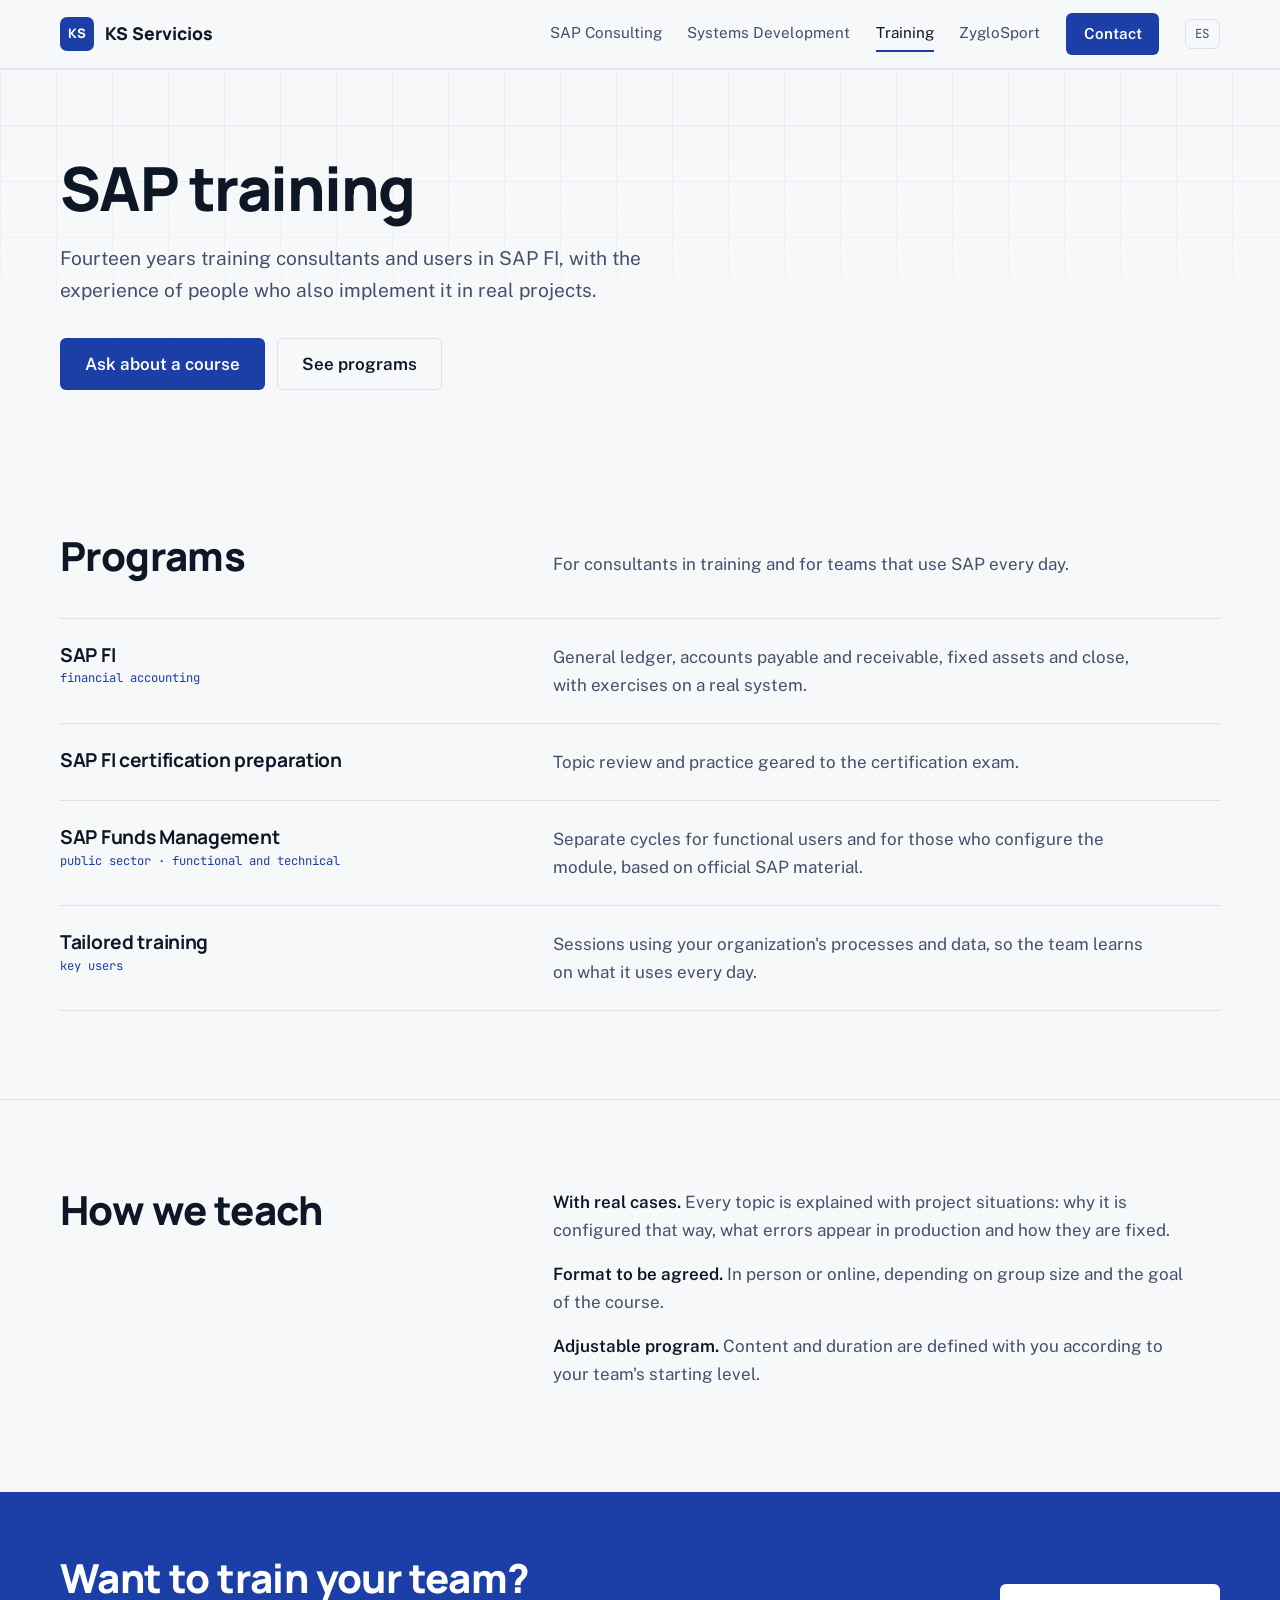
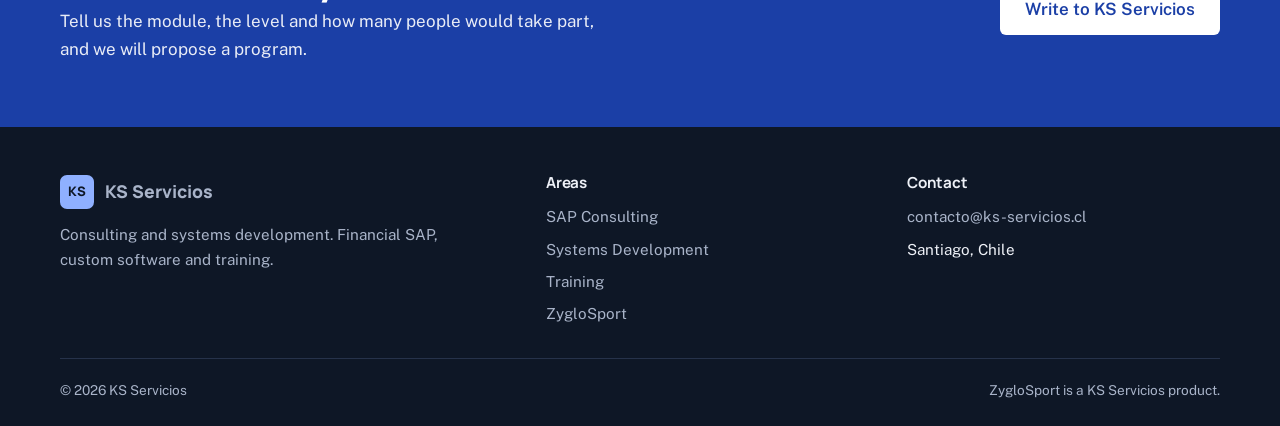
<file: en/capacitacion.html>
<!DOCTYPE html>
<html lang="en">
<head>
  <meta charset="UTF-8">
  <meta name="viewport" content="width=device-width, initial-scale=1">
  <title>SAP Training · KS Servicios</title>
  <meta name="description" content="SAP FI training, certification preparation and SAP Funds Management for the public sector.">
  <meta property="og:title" content="SAP Training · KS Servicios">
  <meta property="og:description" content="SAP FI training, certification preparation and SAP Funds Management for the public sector.">
  <meta property="og:type" content="website">
  <meta property="og:locale" content="en_US">
  <link rel="canonical" href="https://ks-servicios.cl/en/capacitacion.html">
  <link rel="alternate" hreflang="es" href="https://ks-servicios.cl/capacitacion.html">
  <link rel="alternate" hreflang="en" href="https://ks-servicios.cl/en/capacitacion.html">
  <link rel="alternate" hreflang="x-default" href="https://ks-servicios.cl/capacitacion.html">
  <link rel="icon" href="data:image/svg+xml,%3Csvg xmlns='http://www.w3.org/2000/svg' viewBox='0 0 32 32'%3E%3Crect width='32' height='32' rx='7' fill='%231b3fa6'/%3E%3Ctext x='16' y='21.5' font-family='Arial' font-weight='800' font-size='15' fill='white' text-anchor='middle'%3EKS%3C/text%3E%3C/svg%3E">
  <link rel="preconnect" href="https://fonts.googleapis.com">
  <link rel="preconnect" href="https://fonts.gstatic.com" crossorigin>
  <link href="https://fonts.googleapis.com/css2?family=JetBrains+Mono:wght@400;500&family=Manrope:wght@600;700;800&family=Public+Sans:wght@400;500;600&display=swap" rel="stylesheet">
  <link rel="stylesheet" href="../assets/styles.css">
</head>
<body class="">
  <a class="skip" href="#contenido">Skip to content</a>
  <header class="site-header">
    <div class="wrap bar">
      <a class="brand" href="index.html"><span class="brand-mark">KS</span><span>KS Servicios</span></a>
      <button class="nav-toggle" type="button" aria-expanded="false" aria-controls="menu">Menu</button>
      <nav id="menu" class="site-nav" aria-label="Main">
        <a href="sap.html">SAP Consulting</a>
        <a href="desarrollo.html">Systems Development</a>
        <a href="capacitacion.html" aria-current="page">Training</a>
        <a href="zyglosport.html">ZygloSport</a>
        <a class="nav-cta" href="contacto.html">Contact</a>
        <a class="lang" href="../capacitacion.html" hreflang="es" lang="es" title="Ver esta página en español">ES</a>
      </nav>
    </div>
  </header>

  <main id="contenido">
    <section class="hero page-hero">
      <div class="wrap">
        <h1>SAP training</h1>
        <p class="lead">Fourteen years training consultants and users in SAP FI, with the experience of people who also implement it in real projects.</p>
        <div class="actions">
          <a class="btn btn-primary" href="mailto:contacto@ks-servicios.cl?subject=SAP%20training">Ask about a course</a>
          <a class="btn btn-ghost" href="#programas">See programs</a>
        </div>
      </div>
    </section>

    <section class="section" id="programas" aria-labelledby="prog-t">
      <div class="wrap">
        <div class="section-head">
          <h2 id="prog-t">Programs</h2>
          <p>For consultants in training and for teams that use SAP every day.</p>
        </div>
        <ul class="rows">
          <li><h3>SAP FI<small>financial accounting</small></h3><p>General ledger, accounts payable and receivable, fixed assets and close, with exercises on a real system.</p></li>
          <li><h3>SAP FI certification preparation</h3><p>Topic review and practice geared to the certification exam.</p></li>
          <li><h3>SAP Funds Management<small>public sector · functional and technical</small></h3><p>Separate cycles for functional users and for those who configure the module, based on official SAP material.</p></li>
          <li><h3>Tailored training<small>key users</small></h3><p>Sessions using your organization's processes and data, so the team learns on what it uses every day.</p></li>
        </ul>
      </div>
    </section>

    <section class="section" aria-labelledby="como-t">
      <div class="wrap two">
        <h2 id="como-t">How we teach</h2>
        <div>
          <p><strong>With real cases.</strong> Every topic is explained with project situations: why it is configured that way, what errors appear in production and how they are fixed.</p>
          <p><strong>Format to be agreed.</strong> In person or online, depending on group size and the goal of the course.</p>
          <p><strong>Adjustable program.</strong> Content and duration are defined with you according to your team's starting level.</p>
        </div>
      </div>
    </section>

    <section class="cta" aria-labelledby="cta-t">
      <div class="wrap">
        <div>
          <h2 id="cta-t">Want to train your team?</h2>
          <p>Tell us the module, the level and how many people would take part, and we will propose a program.</p>
        </div>
        <a class="btn" href="mailto:contacto@ks-servicios.cl?subject=SAP%20training">Write to KS Servicios</a>
      </div>
    </section>
  </main>

  <footer class="site-footer band-dark">
    <div class="wrap">
      <div class="foot-grid">
        <div>
          <a class="brand" href="index.html"><span class="brand-mark">KS</span><span>KS Servicios</span></a>
          <p>Consulting and systems development. Financial SAP, custom software and training.</p>
        </div>
        <div>
          <h2>Areas</h2>
          <ul>
            <li><a href="sap.html">SAP Consulting</a></li>
            <li><a href="desarrollo.html">Systems Development</a></li>
            <li><a href="capacitacion.html">Training</a></li>
            <li><a href="zyglosport.html">ZygloSport</a></li>
          </ul>
        </div>
        <div>
          <h2>Contact</h2>
          <ul>
            <li><a href="mailto:contacto@ks-servicios.cl">contacto@ks-servicios.cl</a></li>
            <li>Santiago, Chile</li>
          </ul>
        </div>
      </div>
      <div class="foot-bottom">
        <span>© <span id="anio">2026</span> KS Servicios</span>
        <span>ZygloSport is a KS Servicios product.</span>
      </div>
    </div>
  </footer>
  <script src="../assets/main.js"></script>
</body>
</html>
</file>
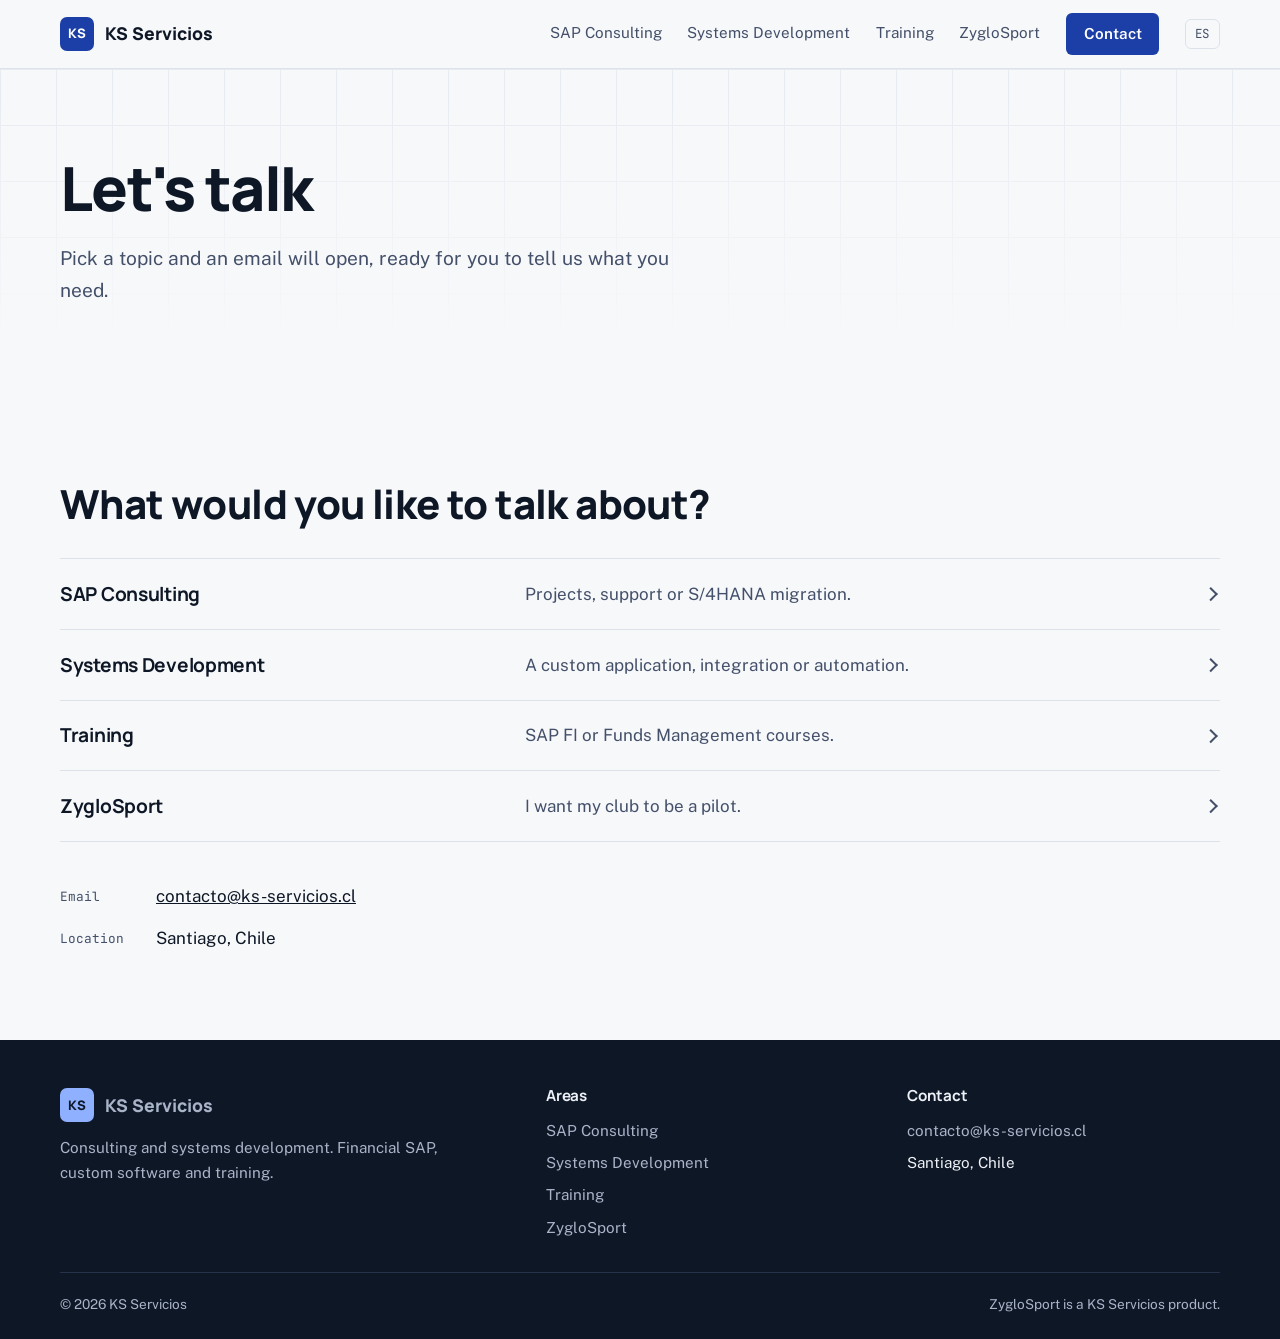
<file: en/contacto.html>
<!DOCTYPE html>
<html lang="en">
<head>
  <meta charset="UTF-8">
  <meta name="viewport" content="width=device-width, initial-scale=1">
  <title>Contact · KS Servicios</title>
  <meta name="description" content="Write to KS Servicios about SAP consulting, systems development, training, or to become a ZygloSport pilot club.">
  <meta property="og:title" content="Contact · KS Servicios">
  <meta property="og:description" content="Write to KS Servicios about SAP consulting, systems development, training, or to become a ZygloSport pilot club.">
  <meta property="og:type" content="website">
  <meta property="og:locale" content="en_US">
  <link rel="canonical" href="https://ks-servicios.cl/en/contacto.html">
  <link rel="alternate" hreflang="es" href="https://ks-servicios.cl/contacto.html">
  <link rel="alternate" hreflang="en" href="https://ks-servicios.cl/en/contacto.html">
  <link rel="alternate" hreflang="x-default" href="https://ks-servicios.cl/contacto.html">
  <link rel="icon" href="data:image/svg+xml,%3Csvg xmlns='http://www.w3.org/2000/svg' viewBox='0 0 32 32'%3E%3Crect width='32' height='32' rx='7' fill='%231b3fa6'/%3E%3Ctext x='16' y='21.5' font-family='Arial' font-weight='800' font-size='15' fill='white' text-anchor='middle'%3EKS%3C/text%3E%3C/svg%3E">
  <link rel="preconnect" href="https://fonts.googleapis.com">
  <link rel="preconnect" href="https://fonts.gstatic.com" crossorigin>
  <link href="https://fonts.googleapis.com/css2?family=JetBrains+Mono:wght@400;500&family=Manrope:wght@600;700;800&family=Public+Sans:wght@400;500;600&display=swap" rel="stylesheet">
  <link rel="stylesheet" href="../assets/styles.css">
</head>
<body class="">
  <a class="skip" href="#contenido">Skip to content</a>
  <header class="site-header">
    <div class="wrap bar">
      <a class="brand" href="index.html"><span class="brand-mark">KS</span><span>KS Servicios</span></a>
      <button class="nav-toggle" type="button" aria-expanded="false" aria-controls="menu">Menu</button>
      <nav id="menu" class="site-nav" aria-label="Main">
        <a href="sap.html">SAP Consulting</a>
        <a href="desarrollo.html">Systems Development</a>
        <a href="capacitacion.html">Training</a>
        <a href="zyglosport.html">ZygloSport</a>
        <a class="nav-cta" href="contacto.html" aria-current="page">Contact</a>
        <a class="lang" href="../contacto.html" hreflang="es" lang="es" title="Ver esta página en español">ES</a>
      </nav>
    </div>
  </header>

  <main id="contenido">
    <section class="hero page-hero">
      <div class="wrap">
        <h1>Let's talk</h1>
        <p class="lead">Pick a topic and an email will open, ready for you to tell us what you need.</p>
      </div>
    </section>

    <section class="section" aria-labelledby="temas-t">
      <div class="wrap">
        <h2 id="temas-t" style="margin-bottom:2rem">What would you like to talk about?</h2>
        <ul class="contact-list">
          <li><a href="mailto:contacto@ks-servicios.cl?subject=SAP%20consulting"><h3>SAP Consulting</h3><p>Projects, support or S/4HANA migration.</p><span class="chev"></span></a></li>
          <li><a href="mailto:contacto@ks-servicios.cl?subject=Systems%20development"><h3>Systems Development</h3><p>A custom application, integration or automation.</p><span class="chev"></span></a></li>
          <li><a href="mailto:contacto@ks-servicios.cl?subject=SAP%20training"><h3>Training</h3><p>SAP FI or Funds Management courses.</p><span class="chev"></span></a></li>
          <li><a href="mailto:contacto@ks-servicios.cl?subject=ZygloSport%20pilot%20club"><h3>ZygloSport</h3><p>I want my club to be a pilot.</p><span class="chev"></span></a></li>
        </ul>
        <dl class="datos">
          <dt>Email</dt>
          <dd><a href="mailto:contacto@ks-servicios.cl">contacto@ks-servicios.cl</a></dd>
          <dt>Location</dt>
          <dd>Santiago, Chile</dd>
        </dl>
      </div>
    </section>
  </main>

  <footer class="site-footer band-dark">
    <div class="wrap">
      <div class="foot-grid">
        <div>
          <a class="brand" href="index.html"><span class="brand-mark">KS</span><span>KS Servicios</span></a>
          <p>Consulting and systems development. Financial SAP, custom software and training.</p>
        </div>
        <div>
          <h2>Areas</h2>
          <ul>
            <li><a href="sap.html">SAP Consulting</a></li>
            <li><a href="desarrollo.html">Systems Development</a></li>
            <li><a href="capacitacion.html">Training</a></li>
            <li><a href="zyglosport.html">ZygloSport</a></li>
          </ul>
        </div>
        <div>
          <h2>Contact</h2>
          <ul>
            <li><a href="mailto:contacto@ks-servicios.cl">contacto@ks-servicios.cl</a></li>
            <li>Santiago, Chile</li>
          </ul>
        </div>
      </div>
      <div class="foot-bottom">
        <span>© <span id="anio">2026</span> KS Servicios</span>
        <span>ZygloSport is a KS Servicios product.</span>
      </div>
    </div>
  </footer>
  <script src="../assets/main.js"></script>
</body>
</html>
</file>
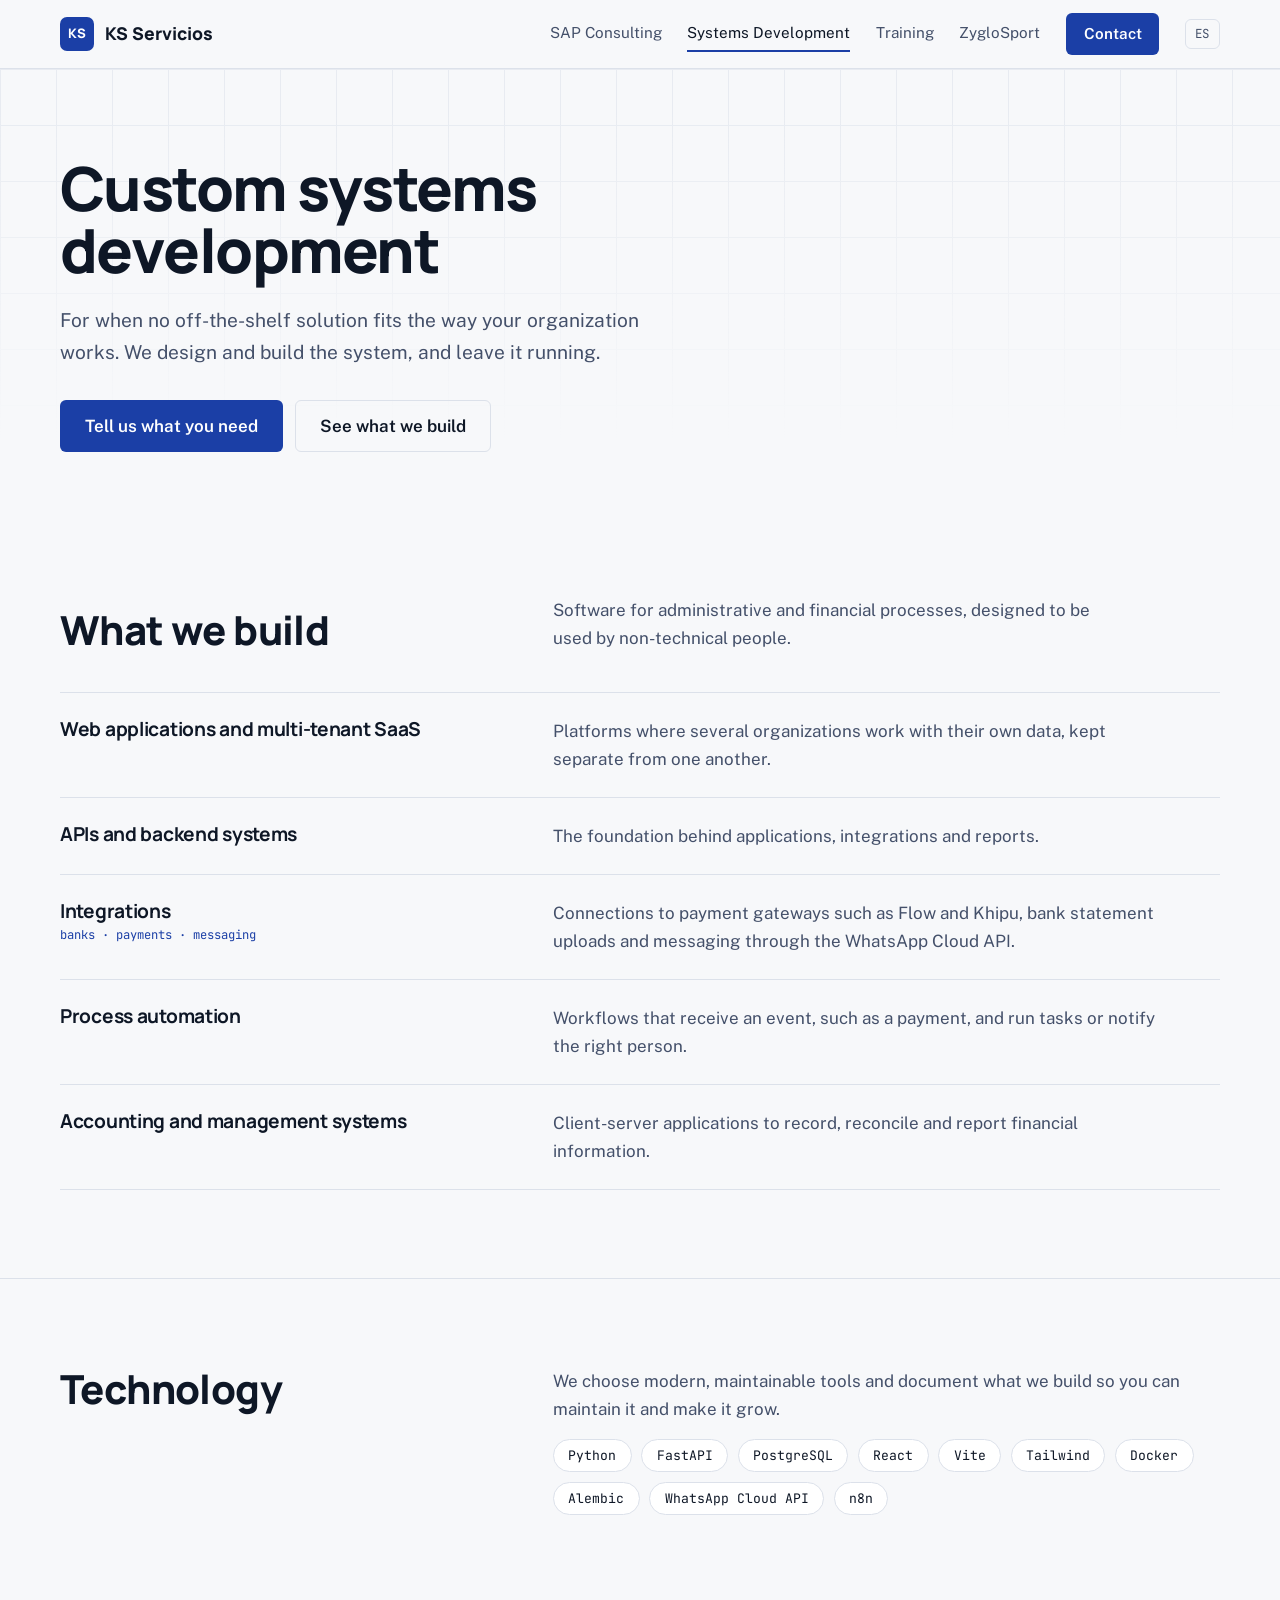
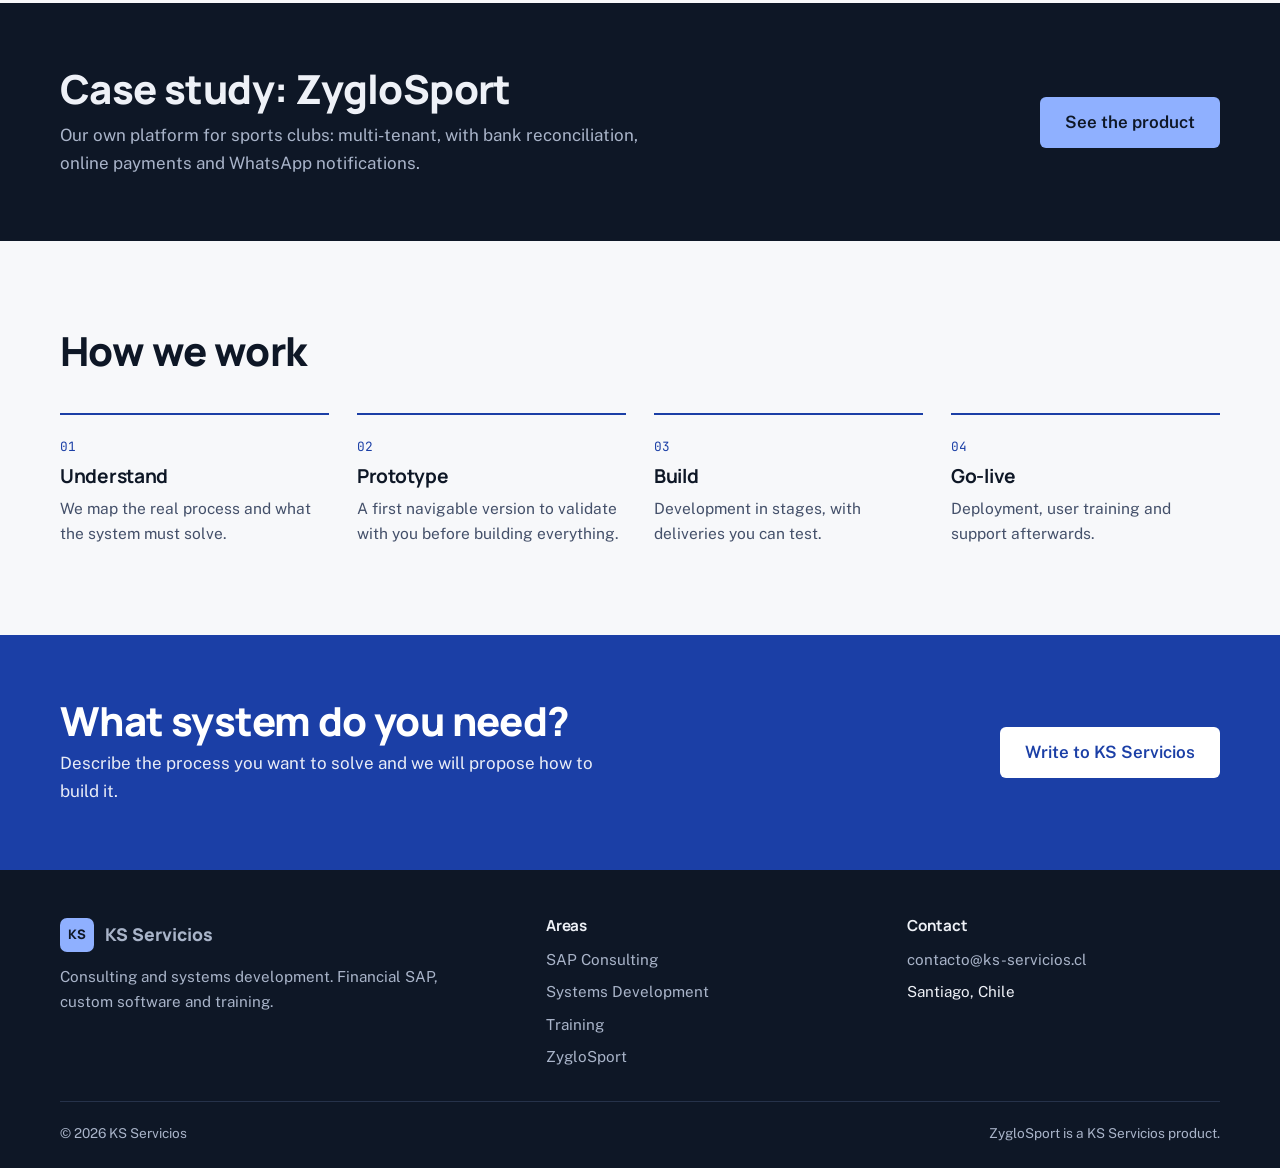
<file: en/desarrollo.html>
<!DOCTYPE html>
<html lang="en">
<head>
  <meta charset="UTF-8">
  <meta name="viewport" content="width=device-width, initial-scale=1">
  <title>Systems Development · KS Servicios</title>
  <meta name="description" content="Custom web application development, bank and payment-gateway integrations, and process automation.">
  <meta property="og:title" content="Systems Development · KS Servicios">
  <meta property="og:description" content="Custom web application development, bank and payment-gateway integrations, and process automation.">
  <meta property="og:type" content="website">
  <meta property="og:locale" content="en_US">
  <link rel="canonical" href="https://ks-servicios.cl/en/desarrollo.html">
  <link rel="alternate" hreflang="es" href="https://ks-servicios.cl/desarrollo.html">
  <link rel="alternate" hreflang="en" href="https://ks-servicios.cl/en/desarrollo.html">
  <link rel="alternate" hreflang="x-default" href="https://ks-servicios.cl/desarrollo.html">
  <link rel="icon" href="data:image/svg+xml,%3Csvg xmlns='http://www.w3.org/2000/svg' viewBox='0 0 32 32'%3E%3Crect width='32' height='32' rx='7' fill='%231b3fa6'/%3E%3Ctext x='16' y='21.5' font-family='Arial' font-weight='800' font-size='15' fill='white' text-anchor='middle'%3EKS%3C/text%3E%3C/svg%3E">
  <link rel="preconnect" href="https://fonts.googleapis.com">
  <link rel="preconnect" href="https://fonts.gstatic.com" crossorigin>
  <link href="https://fonts.googleapis.com/css2?family=JetBrains+Mono:wght@400;500&family=Manrope:wght@600;700;800&family=Public+Sans:wght@400;500;600&display=swap" rel="stylesheet">
  <link rel="stylesheet" href="../assets/styles.css">
</head>
<body class="">
  <a class="skip" href="#contenido">Skip to content</a>
  <header class="site-header">
    <div class="wrap bar">
      <a class="brand" href="index.html"><span class="brand-mark">KS</span><span>KS Servicios</span></a>
      <button class="nav-toggle" type="button" aria-expanded="false" aria-controls="menu">Menu</button>
      <nav id="menu" class="site-nav" aria-label="Main">
        <a href="sap.html">SAP Consulting</a>
        <a href="desarrollo.html" aria-current="page">Systems Development</a>
        <a href="capacitacion.html">Training</a>
        <a href="zyglosport.html">ZygloSport</a>
        <a class="nav-cta" href="contacto.html">Contact</a>
        <a class="lang" href="../desarrollo.html" hreflang="es" lang="es" title="Ver esta página en español">ES</a>
      </nav>
    </div>
  </header>

  <main id="contenido">
    <section class="hero page-hero">
      <div class="wrap">
        <h1>Custom systems development</h1>
        <p class="lead">For when no off-the-shelf solution fits the way your organization works. We design and build the system, and leave it running.</p>
        <div class="actions">
          <a class="btn btn-primary" href="mailto:contacto@ks-servicios.cl?subject=Systems%20development">Tell us what you need</a>
          <a class="btn btn-ghost" href="#que-construimos">See what we build</a>
        </div>
      </div>
    </section>

    <section class="section" id="que-construimos" aria-labelledby="cons-t">
      <div class="wrap">
        <div class="section-head">
          <h2 id="cons-t">What we build</h2>
          <p>Software for administrative and financial processes, designed to be used by non-technical people.</p>
        </div>
        <ul class="rows">
          <li><h3>Web applications and multi-tenant SaaS</h3><p>Platforms where several organizations work with their own data, kept separate from one another.</p></li>
          <li><h3>APIs and backend systems</h3><p>The foundation behind applications, integrations and reports.</p></li>
          <li><h3>Integrations<small>banks · payments · messaging</small></h3><p>Connections to payment gateways such as Flow and Khipu, bank statement uploads and messaging through the WhatsApp Cloud API.</p></li>
          <li><h3>Process automation</h3><p>Workflows that receive an event, such as a payment, and run tasks or notify the right person.</p></li>
          <li><h3>Accounting and management systems</h3><p>Client-server applications to record, reconcile and report financial information.</p></li>
        </ul>
      </div>
    </section>

    <section class="section" aria-labelledby="tec-t">
      <div class="wrap two">
        <h2 id="tec-t">Technology</h2>
        <div>
          <p>We choose modern, maintainable tools and document what we build so you can maintain it and make it grow.</p>
          <ul class="chips">
            <li>Python</li><li>FastAPI</li><li>PostgreSQL</li><li>React</li><li>Vite</li><li>Tailwind</li><li>Docker</li><li>Alembic</li><li>WhatsApp Cloud API</li><li>n8n</li>
          </ul>
        </div>
      </div>
    </section>

    <section class="feature-band band-dark" aria-labelledby="caso-t">
      <div class="wrap">
        <div>
          <h2 id="caso-t">Case study: ZygloSport</h2>
          <p>Our own platform for sports clubs: multi-tenant, with bank reconciliation, online payments and WhatsApp notifications.</p>
        </div>
        <a class="btn btn-primary" href="zyglosport.html">See the product</a>
      </div>
    </section>

    <section class="section" aria-labelledby="pasos-t">
      <div class="wrap">
        <div class="section-head">
          <h2 id="pasos-t">How we work</h2>
          <p></p>
        </div>
        <ol class="steps">
          <li><span class="n">01</span><h3>Understand</h3><p>We map the real process and what the system must solve.</p></li>
          <li><span class="n">02</span><h3>Prototype</h3><p>A first navigable version to validate with you before building everything.</p></li>
          <li><span class="n">03</span><h3>Build</h3><p>Development in stages, with deliveries you can test.</p></li>
          <li><span class="n">04</span><h3>Go-live</h3><p>Deployment, user training and support afterwards.</p></li>
        </ol>
      </div>
    </section>

    <section class="cta" aria-labelledby="cta-t">
      <div class="wrap">
        <div>
          <h2 id="cta-t">What system do you need?</h2>
          <p>Describe the process you want to solve and we will propose how to build it.</p>
        </div>
        <a class="btn" href="mailto:contacto@ks-servicios.cl?subject=Systems%20development">Write to KS Servicios</a>
      </div>
    </section>
  </main>

  <footer class="site-footer band-dark">
    <div class="wrap">
      <div class="foot-grid">
        <div>
          <a class="brand" href="index.html"><span class="brand-mark">KS</span><span>KS Servicios</span></a>
          <p>Consulting and systems development. Financial SAP, custom software and training.</p>
        </div>
        <div>
          <h2>Areas</h2>
          <ul>
            <li><a href="sap.html">SAP Consulting</a></li>
            <li><a href="desarrollo.html">Systems Development</a></li>
            <li><a href="capacitacion.html">Training</a></li>
            <li><a href="zyglosport.html">ZygloSport</a></li>
          </ul>
        </div>
        <div>
          <h2>Contact</h2>
          <ul>
            <li><a href="mailto:contacto@ks-servicios.cl">contacto@ks-servicios.cl</a></li>
            <li>Santiago, Chile</li>
          </ul>
        </div>
      </div>
      <div class="foot-bottom">
        <span>© <span id="anio">2026</span> KS Servicios</span>
        <span>ZygloSport is a KS Servicios product.</span>
      </div>
    </div>
  </footer>
  <script src="../assets/main.js"></script>
</body>
</html>
</file>
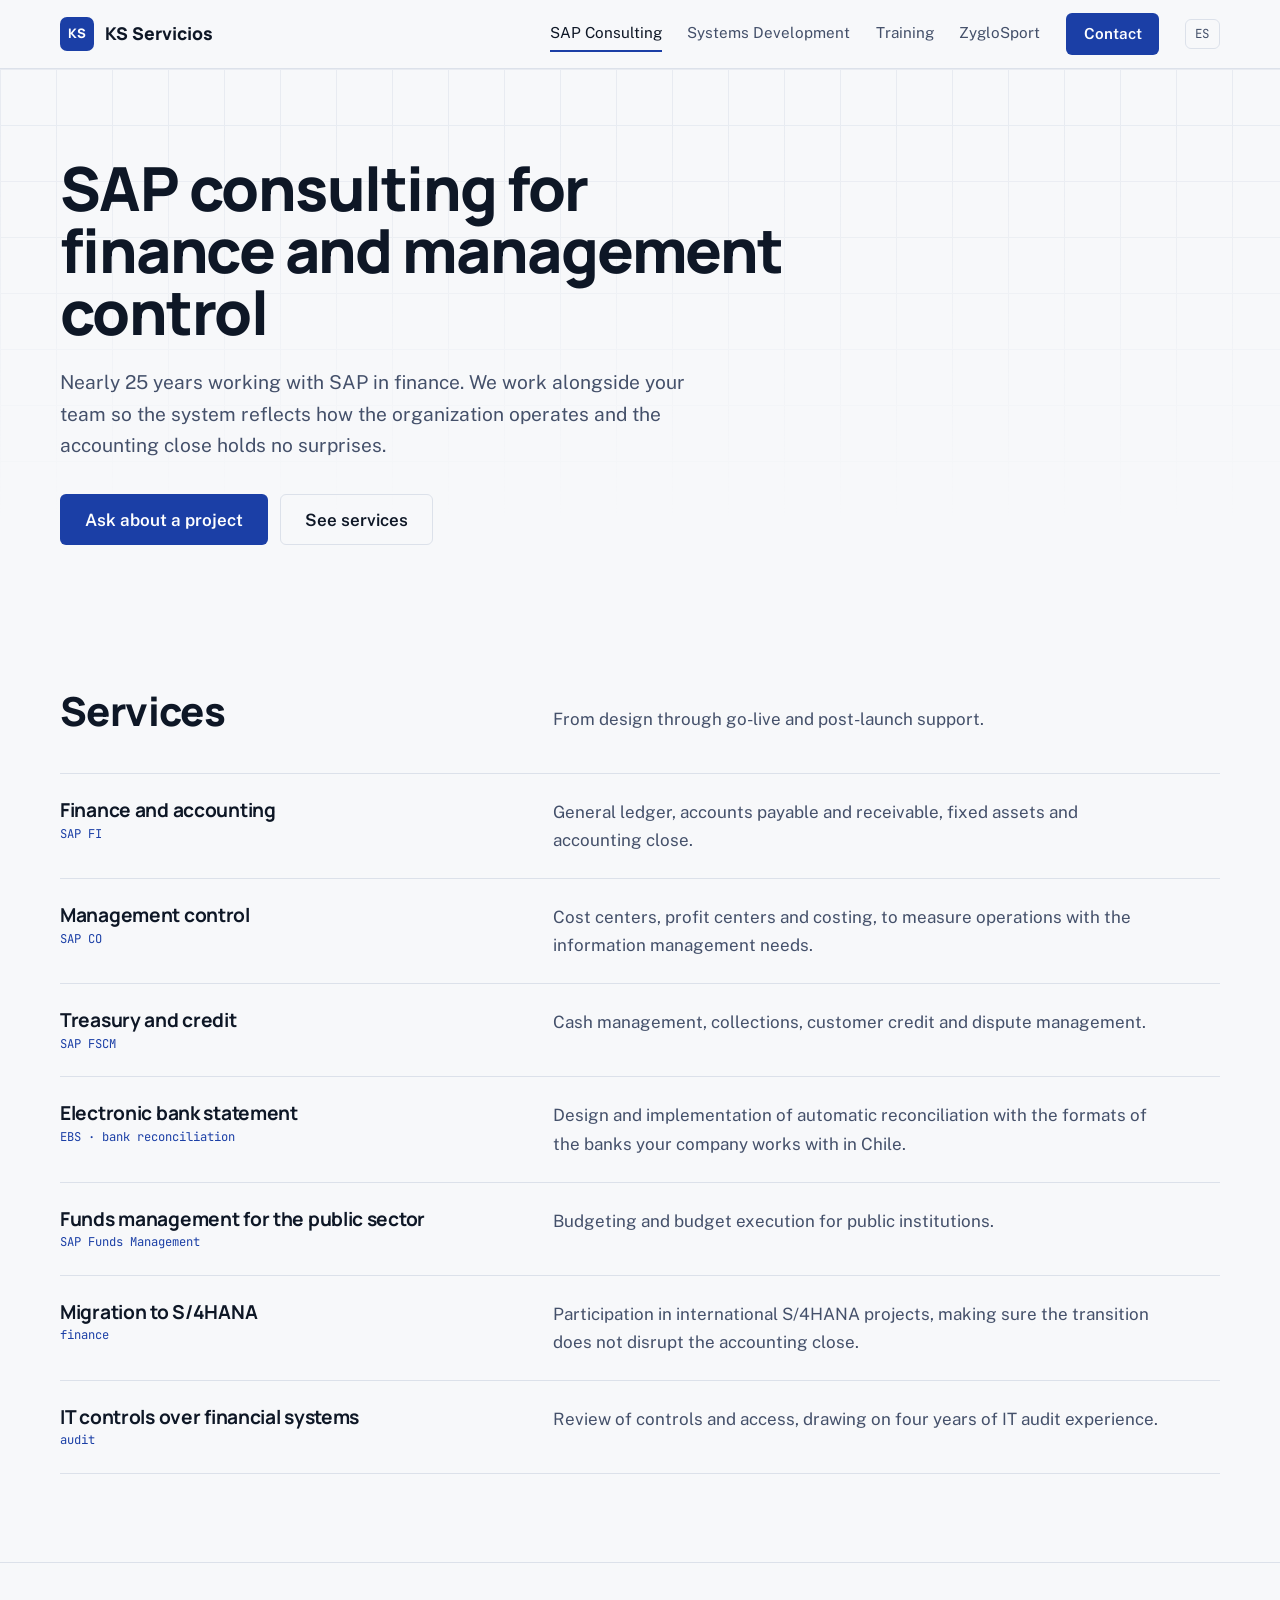
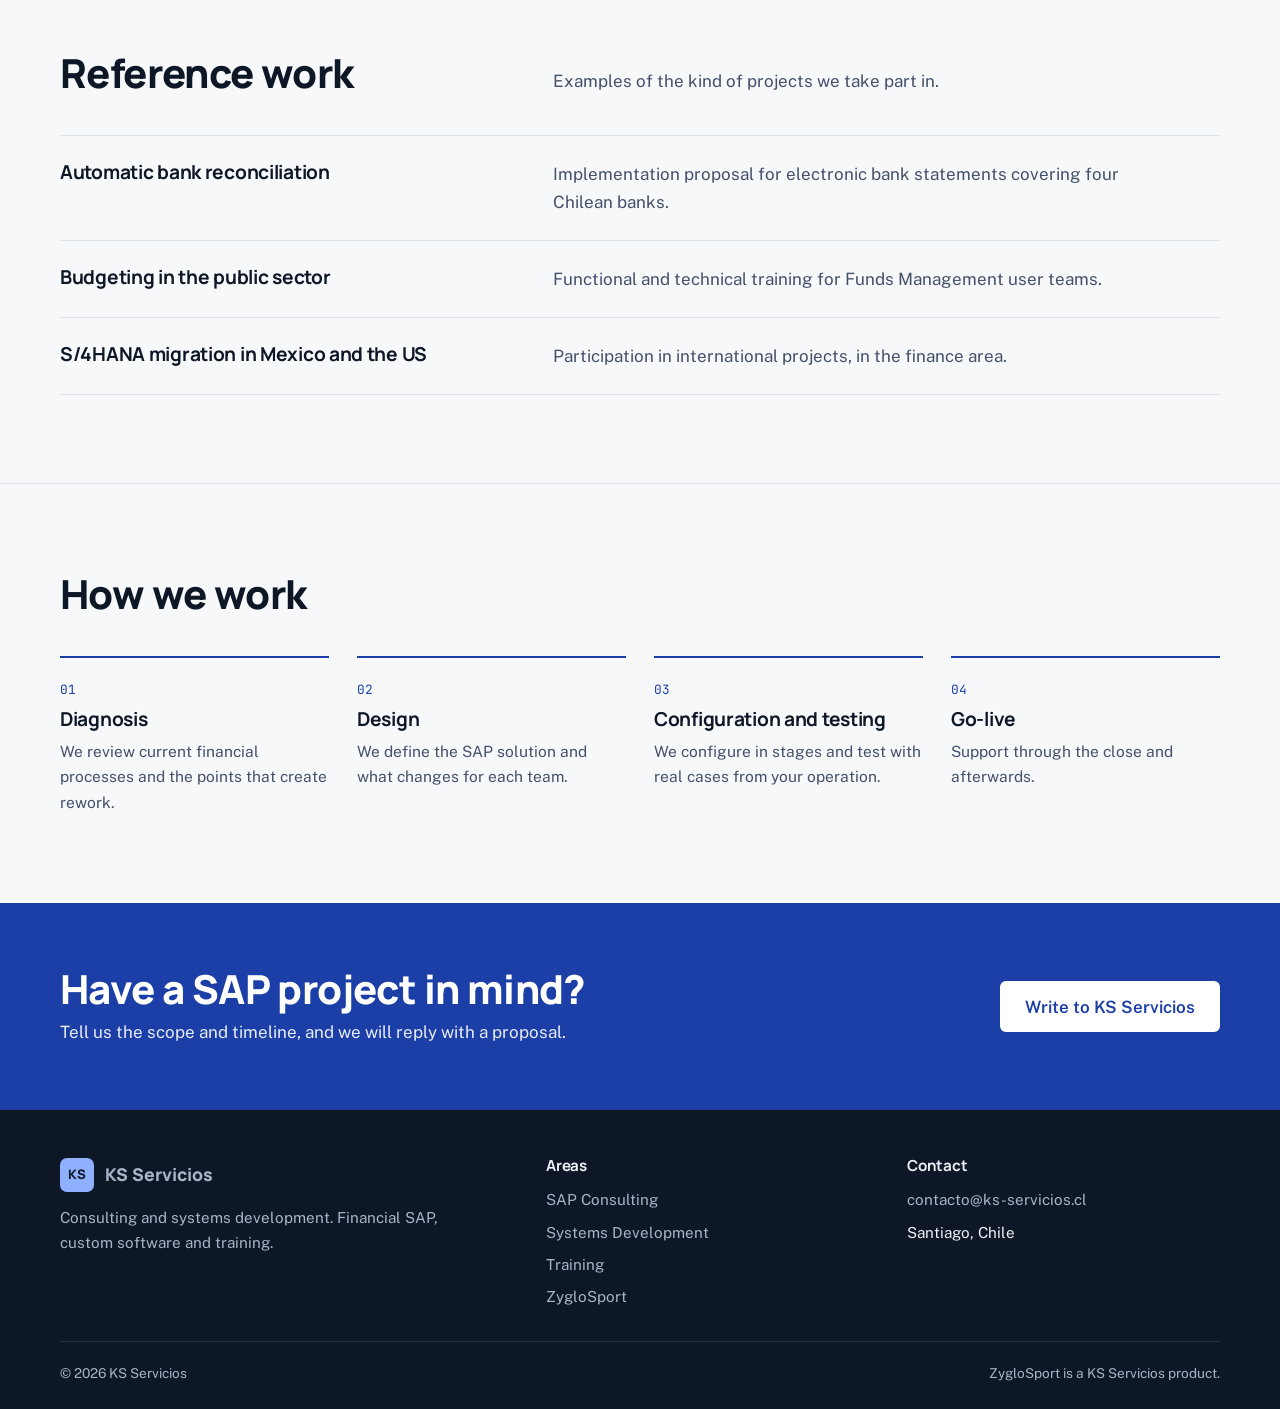
<file: en/sap.html>
<!DOCTYPE html>
<html lang="en">
<head>
  <meta charset="UTF-8">
  <meta name="viewport" content="width=device-width, initial-scale=1">
  <title>SAP Consulting · KS Servicios</title>
  <meta name="description" content="SAP FI, CO and FSCM consulting: implementation, support, electronic bank reconciliation, Funds Management and S/4HANA migration.">
  <meta property="og:title" content="SAP Consulting · KS Servicios">
  <meta property="og:description" content="SAP FI, CO and FSCM consulting: implementation, support, electronic bank reconciliation, Funds Management and S/4HANA migration.">
  <meta property="og:type" content="website">
  <meta property="og:locale" content="en_US">
  <link rel="canonical" href="https://ks-servicios.cl/en/sap.html">
  <link rel="alternate" hreflang="es" href="https://ks-servicios.cl/sap.html">
  <link rel="alternate" hreflang="en" href="https://ks-servicios.cl/en/sap.html">
  <link rel="alternate" hreflang="x-default" href="https://ks-servicios.cl/sap.html">
  <link rel="icon" href="data:image/svg+xml,%3Csvg xmlns='http://www.w3.org/2000/svg' viewBox='0 0 32 32'%3E%3Crect width='32' height='32' rx='7' fill='%231b3fa6'/%3E%3Ctext x='16' y='21.5' font-family='Arial' font-weight='800' font-size='15' fill='white' text-anchor='middle'%3EKS%3C/text%3E%3C/svg%3E">
  <link rel="preconnect" href="https://fonts.googleapis.com">
  <link rel="preconnect" href="https://fonts.gstatic.com" crossorigin>
  <link href="https://fonts.googleapis.com/css2?family=JetBrains+Mono:wght@400;500&family=Manrope:wght@600;700;800&family=Public+Sans:wght@400;500;600&display=swap" rel="stylesheet">
  <link rel="stylesheet" href="../assets/styles.css">
</head>
<body class="">
  <a class="skip" href="#contenido">Skip to content</a>
  <header class="site-header">
    <div class="wrap bar">
      <a class="brand" href="index.html"><span class="brand-mark">KS</span><span>KS Servicios</span></a>
      <button class="nav-toggle" type="button" aria-expanded="false" aria-controls="menu">Menu</button>
      <nav id="menu" class="site-nav" aria-label="Main">
        <a href="sap.html" aria-current="page">SAP Consulting</a>
        <a href="desarrollo.html">Systems Development</a>
        <a href="capacitacion.html">Training</a>
        <a href="zyglosport.html">ZygloSport</a>
        <a class="nav-cta" href="contacto.html">Contact</a>
        <a class="lang" href="../sap.html" hreflang="es" lang="es" title="Ver esta página en español">ES</a>
      </nav>
    </div>
  </header>

  <main id="contenido">
    <section class="hero page-hero">
      <div class="wrap">
        <h1>SAP consulting for finance and management control</h1>
        <p class="lead">Nearly 25 years working with SAP in finance. We work alongside your team so the system reflects how the organization operates and the accounting close holds no surprises.</p>
        <div class="actions">
          <a class="btn btn-primary" href="mailto:contacto@ks-servicios.cl?subject=SAP%20consulting">Ask about a project</a>
          <a class="btn btn-ghost" href="#servicios">See services</a>
        </div>
      </div>
    </section>

    <section class="section" id="servicios" aria-labelledby="serv-t">
      <div class="wrap">
        <div class="section-head">
          <h2 id="serv-t">Services</h2>
          <p>From design through go-live and post-launch support.</p>
        </div>
        <ul class="rows">
          <li><h3>Finance and accounting<small>SAP FI</small></h3><p>General ledger, accounts payable and receivable, fixed assets and accounting close.</p></li>
          <li><h3>Management control<small>SAP CO</small></h3><p>Cost centers, profit centers and costing, to measure operations with the information management needs.</p></li>
          <li><h3>Treasury and credit<small>SAP FSCM</small></h3><p>Cash management, collections, customer credit and dispute management.</p></li>
          <li><h3>Electronic bank statement<small>EBS · bank reconciliation</small></h3><p>Design and implementation of automatic reconciliation with the formats of the banks your company works with in Chile.</p></li>
          <li><h3>Funds management for the public sector<small>SAP Funds Management</small></h3><p>Budgeting and budget execution for public institutions.</p></li>
          <li><h3>Migration to S/4HANA<small>finance</small></h3><p>Participation in international S/4HANA projects, making sure the transition does not disrupt the accounting close.</p></li>
          <li><h3>IT controls over financial systems<small>audit</small></h3><p>Review of controls and access, drawing on four years of IT audit experience.</p></li>
        </ul>
      </div>
    </section>

    <section class="section" aria-labelledby="casos-t">
      <div class="wrap">
        <div class="section-head">
          <h2 id="casos-t">Reference work</h2>
          <p>Examples of the kind of projects we take part in.</p>
        </div>
        <ul class="rows">
          <li><h3>Automatic bank reconciliation</h3><p>Implementation proposal for electronic bank statements covering four Chilean banks.</p></li>
          <li><h3>Budgeting in the public sector</h3><p>Functional and technical training for Funds Management user teams.</p></li>
          <li><h3>S/4HANA migration in Mexico and the US</h3><p>Participation in international projects, in the finance area.</p></li>
        </ul>
      </div>
    </section>

    <section class="section" aria-labelledby="pasos-t">
      <div class="wrap">
        <div class="section-head">
          <h2 id="pasos-t">How we work</h2>
          <p></p>
        </div>
        <ol class="steps">
          <li><span class="n">01</span><h3>Diagnosis</h3><p>We review current financial processes and the points that create rework.</p></li>
          <li><span class="n">02</span><h3>Design</h3><p>We define the SAP solution and what changes for each team.</p></li>
          <li><span class="n">03</span><h3>Configuration and testing</h3><p>We configure in stages and test with real cases from your operation.</p></li>
          <li><span class="n">04</span><h3>Go-live</h3><p>Support through the close and afterwards.</p></li>
        </ol>
      </div>
    </section>

    <section class="cta" aria-labelledby="cta-t">
      <div class="wrap">
        <div>
          <h2 id="cta-t">Have a SAP project in mind?</h2>
          <p>Tell us the scope and timeline, and we will reply with a proposal.</p>
        </div>
        <a class="btn" href="mailto:contacto@ks-servicios.cl?subject=SAP%20consulting">Write to KS Servicios</a>
      </div>
    </section>
  </main>

  <footer class="site-footer band-dark">
    <div class="wrap">
      <div class="foot-grid">
        <div>
          <a class="brand" href="index.html"><span class="brand-mark">KS</span><span>KS Servicios</span></a>
          <p>Consulting and systems development. Financial SAP, custom software and training.</p>
        </div>
        <div>
          <h2>Areas</h2>
          <ul>
            <li><a href="sap.html">SAP Consulting</a></li>
            <li><a href="desarrollo.html">Systems Development</a></li>
            <li><a href="capacitacion.html">Training</a></li>
            <li><a href="zyglosport.html">ZygloSport</a></li>
          </ul>
        </div>
        <div>
          <h2>Contact</h2>
          <ul>
            <li><a href="mailto:contacto@ks-servicios.cl">contacto@ks-servicios.cl</a></li>
            <li>Santiago, Chile</li>
          </ul>
        </div>
      </div>
      <div class="foot-bottom">
        <span>© <span id="anio">2026</span> KS Servicios</span>
        <span>ZygloSport is a KS Servicios product.</span>
      </div>
    </div>
  </footer>
  <script src="../assets/main.js"></script>
</body>
</html>
</file>
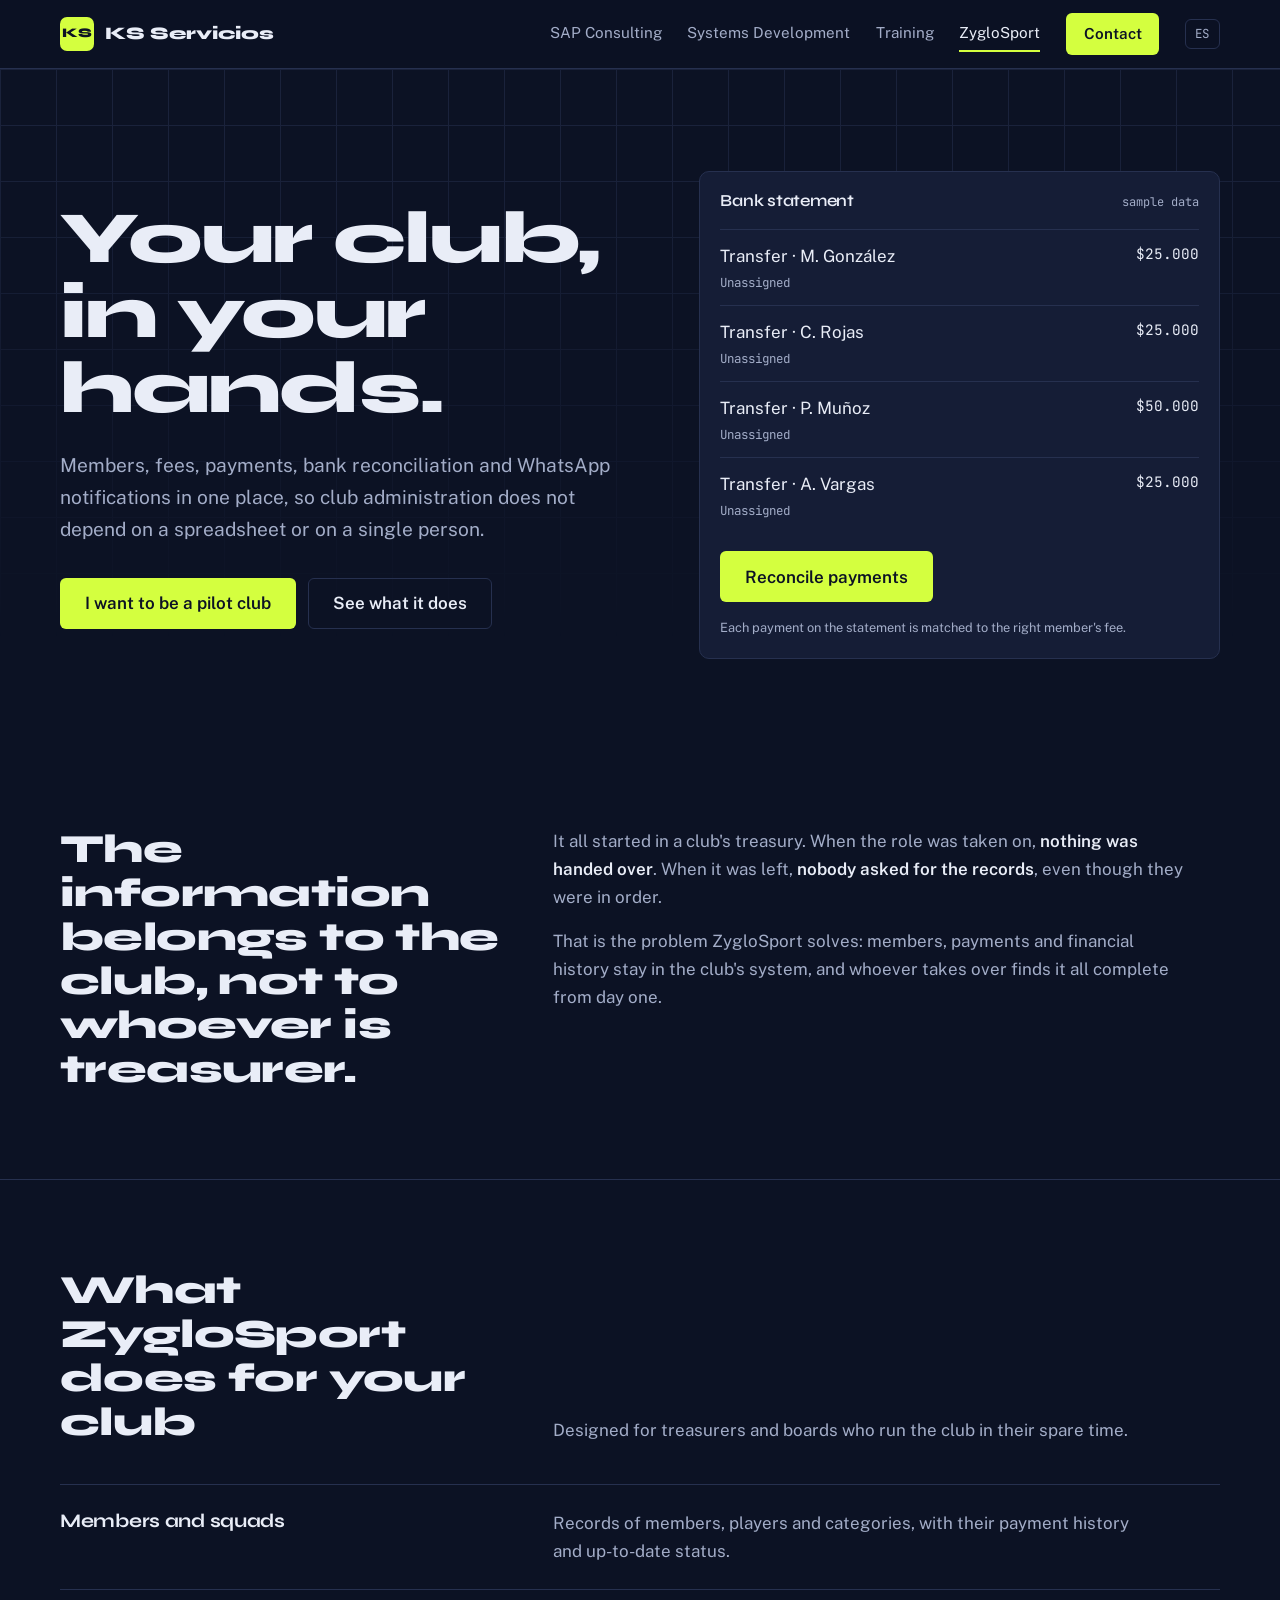
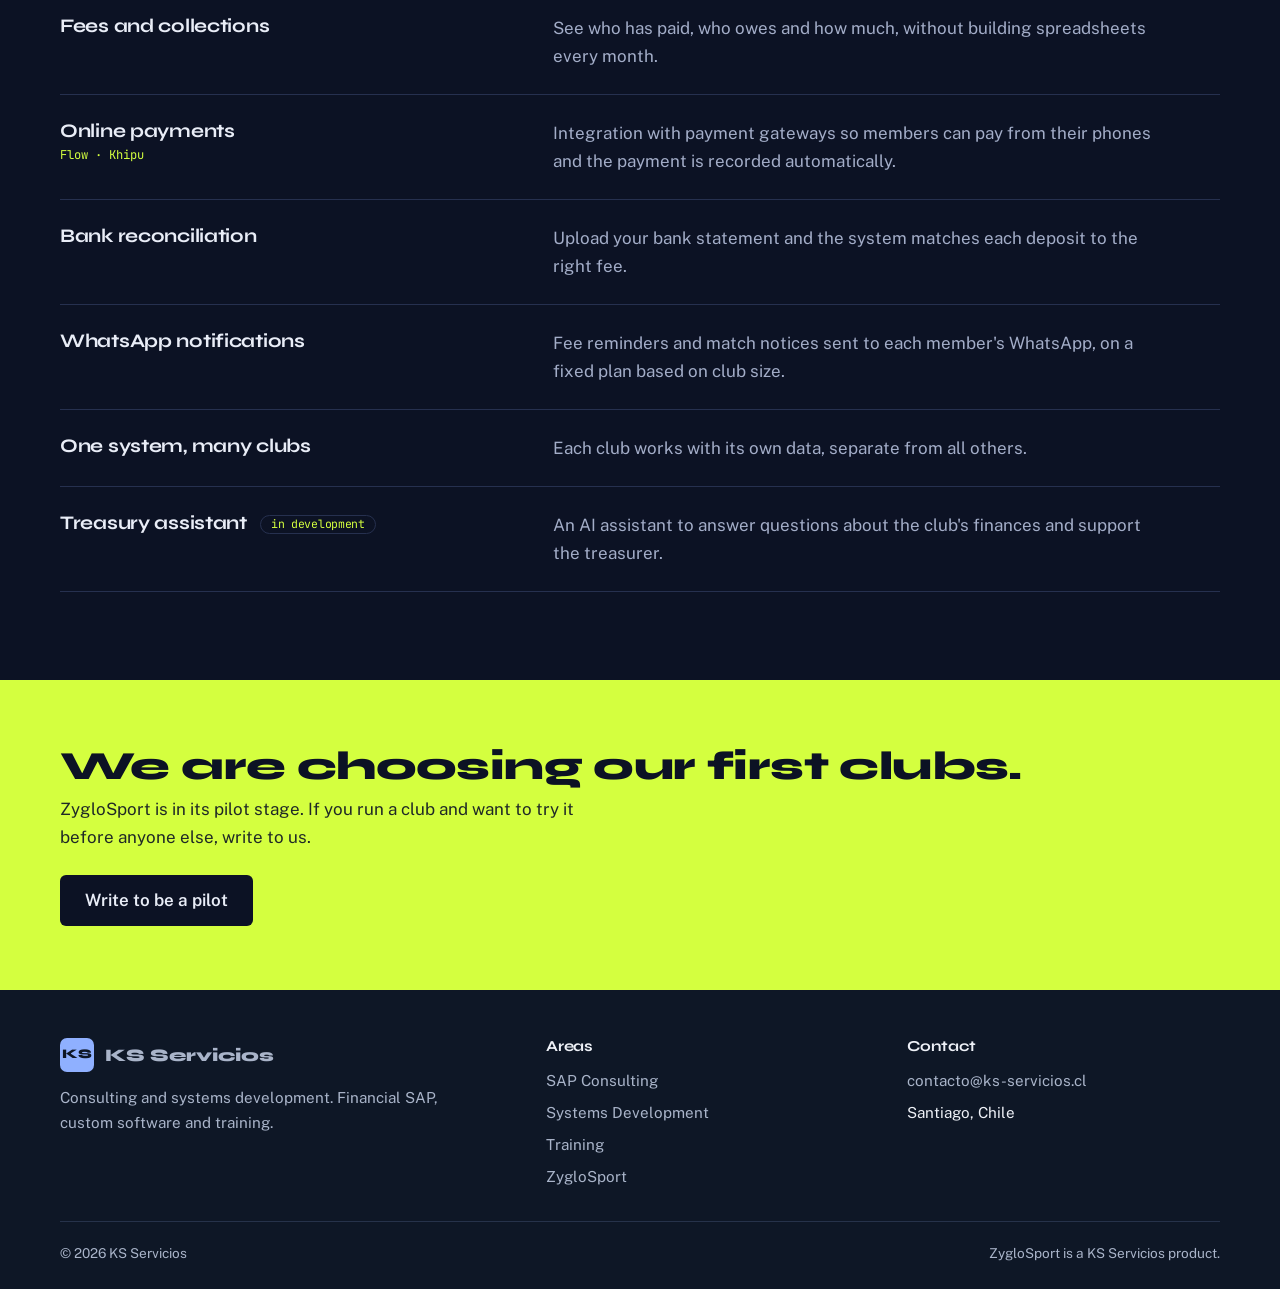
<file: en/zyglosport.html>
<!DOCTYPE html>
<html lang="en">
<head>
  <meta charset="UTF-8">
  <meta name="viewport" content="width=device-width, initial-scale=1">
  <title>ZygloSport · Sports club management</title>
  <meta name="description" content="ZygloSport: members, fees, online payments, bank reconciliation and WhatsApp notifications for sports clubs. Pilot stage.">
  <meta property="og:title" content="ZygloSport · Sports club management">
  <meta property="og:description" content="ZygloSport: members, fees, online payments, bank reconciliation and WhatsApp notifications for sports clubs. Pilot stage.">
  <meta property="og:type" content="website">
  <meta property="og:locale" content="en_US">
  <link rel="canonical" href="https://ks-servicios.cl/en/zyglosport.html">
  <link rel="alternate" hreflang="es" href="https://ks-servicios.cl/zyglosport.html">
  <link rel="alternate" hreflang="en" href="https://ks-servicios.cl/en/zyglosport.html">
  <link rel="alternate" hreflang="x-default" href="https://ks-servicios.cl/zyglosport.html">
  <link rel="icon" href="data:image/svg+xml,%3Csvg xmlns='http://www.w3.org/2000/svg' viewBox='0 0 32 32'%3E%3Crect width='32' height='32' rx='7' fill='%231b3fa6'/%3E%3Ctext x='16' y='21.5' font-family='Arial' font-weight='800' font-size='15' fill='white' text-anchor='middle'%3EKS%3C/text%3E%3C/svg%3E">
  <link rel="preconnect" href="https://fonts.googleapis.com">
  <link rel="preconnect" href="https://fonts.gstatic.com" crossorigin>
  <link href="https://fonts.googleapis.com/css2?family=JetBrains+Mono:wght@400;500&family=Manrope:wght@600;700;800&family=Public+Sans:wght@400;500;600&family=Syne:wght@600;800&display=swap" rel="stylesheet">
  <link rel="stylesheet" href="../assets/styles.css">
</head>
<body class="theme-noche">
  <a class="skip" href="#contenido">Skip to content</a>
  <header class="site-header">
    <div class="wrap bar">
      <a class="brand" href="index.html"><span class="brand-mark">KS</span><span>KS Servicios</span></a>
      <button class="nav-toggle" type="button" aria-expanded="false" aria-controls="menu">Menu</button>
      <nav id="menu" class="site-nav" aria-label="Main">
        <a href="sap.html">SAP Consulting</a>
        <a href="desarrollo.html">Systems Development</a>
        <a href="capacitacion.html">Training</a>
        <a href="zyglosport.html" aria-current="page">ZygloSport</a>
        <a class="nav-cta" href="contacto.html">Contact</a>
        <a class="lang" href="../zyglosport.html" hreflang="es" lang="es" title="Ver esta página en español">ES</a>
      </nav>
    </div>
  </header>

  <main id="contenido">
    <section class="hero">
      <div class="wrap hero-grid">
        <div>
          <h1>Your club, in your hands.</h1>
          <p class="lead">Members, fees, payments, bank reconciliation and WhatsApp notifications in one place, so club administration does not depend on a spreadsheet or on a single person.</p>
          <div class="actions">
            <a class="btn btn-primary" href="mailto:contacto@ks-servicios.cl?subject=ZygloSport%20pilot%20club">I want to be a pilot club</a>
            <a class="btn btn-ghost" href="#funciones">See what it does</a>
          </div>
        </div>
        <div class="demo" aria-labelledby="demo-titulo">
          <div class="demo-cab">
            <h2 id="demo-titulo">Bank statement</h2>
            <span>sample data</span>
          </div>
          <ul id="demo-lista" aria-live="polite">
            <li><span>Transfer · M. González</span><span class="monto">$25.000</span><span class="estado" data-destino="October fee · U12">Unassigned</span></li>
            <li><span>Transfer · C. Rojas</span><span class="monto">$25.000</span><span class="estado" data-destino="October fee · U14">Unassigned</span></li>
            <li><span>Transfer · P. Muñoz</span><span class="monto">$50.000</span><span class="estado" data-destino="October and November fees · U16">Unassigned</span></li>
            <li><span>Transfer · A. Vargas</span><span class="monto">$25.000</span><span class="estado" data-destino="October fee · Adults">Unassigned</span></li>
          </ul>
          <button class="btn btn-primary" id="demo-btn" type="button" data-run="Reconcile payments" data-reset="Reset demo" data-unassigned="Unassigned" data-done="Reconciled: ">Reconcile payments</button>
          <p class="demo-nota">Each payment on the statement is matched to the right member's fee.</p>
        </div>
      </div>
    </section>

    <section class="section" aria-labelledby="hist-t">
      <div class="wrap two">
        <h2 id="hist-t">The information belongs to the club, not to whoever is treasurer.</h2>
        <div>
          <p>It all started in a club's treasury. When the role was taken on, <strong>nothing was handed over</strong>. When it was left, <strong>nobody asked for the records</strong>, even though they were in order.</p>
          <p>That is the problem ZygloSport solves: members, payments and financial history stay in the club's system, and whoever takes over finds it all complete from day one.</p>
        </div>
      </div>
    </section>

    <section class="section" id="funciones" aria-labelledby="fn-t">
      <div class="wrap">
        <div class="section-head">
          <h2 id="fn-t">What ZygloSport does for your club</h2>
          <p>Designed for treasurers and boards who run the club in their spare time.</p>
        </div>
        <ul class="rows">
          <li><h3>Members and squads</h3><p>Records of members, players and categories, with their payment history and up-to-date status.</p></li>
          <li><h3>Fees and collections</h3><p>See who has paid, who owes and how much, without building spreadsheets every month.</p></li>
          <li><h3>Online payments<small>Flow · Khipu</small></h3><p>Integration with payment gateways so members can pay from their phones and the payment is recorded automatically.</p></li>
          <li><h3>Bank reconciliation</h3><p>Upload your bank statement and the system matches each deposit to the right fee.</p></li>
          <li><h3>WhatsApp notifications</h3><p>Fee reminders and match notices sent to each member's WhatsApp, on a fixed plan based on club size.</p></li>
          <li><h3>One system, many clubs</h3><p>Each club works with its own data, separate from all others.</p></li>
          <li><h3>Treasury assistant <span class="tag">in development</span></h3><p>An AI assistant to answer questions about the club's finances and support the treasurer.</p></li>
        </ul>
      </div>
    </section>

    <section class="cta" aria-labelledby="cta-t">
      <div class="wrap">
        <div>
          <h2 id="cta-t">We are choosing our first clubs.</h2>
          <p>ZygloSport is in its pilot stage. If you run a club and want to try it before anyone else, write to us.</p>
        </div>
        <a class="btn" href="mailto:contacto@ks-servicios.cl?subject=ZygloSport%20pilot%20club">Write to be a pilot</a>
      </div>
    </section>
  </main>

  <footer class="site-footer band-dark">
    <div class="wrap">
      <div class="foot-grid">
        <div>
          <a class="brand" href="index.html"><span class="brand-mark">KS</span><span>KS Servicios</span></a>
          <p>Consulting and systems development. Financial SAP, custom software and training.</p>
        </div>
        <div>
          <h2>Areas</h2>
          <ul>
            <li><a href="sap.html">SAP Consulting</a></li>
            <li><a href="desarrollo.html">Systems Development</a></li>
            <li><a href="capacitacion.html">Training</a></li>
            <li><a href="zyglosport.html">ZygloSport</a></li>
          </ul>
        </div>
        <div>
          <h2>Contact</h2>
          <ul>
            <li><a href="mailto:contacto@ks-servicios.cl">contacto@ks-servicios.cl</a></li>
            <li>Santiago, Chile</li>
          </ul>
        </div>
      </div>
      <div class="foot-bottom">
        <span>© <span id="anio">2026</span> KS Servicios</span>
        <span>ZygloSport is a KS Servicios product.</span>
      </div>
    </div>
  </footer>
  <script src="../assets/main.js"></script>
</body>
</html>
</file>
<file: assets/styles.css>
:root{
  --paper:#f7f8fa; --surface:#ffffff; --ink:#0e1726; --ink-2:#44506a; --line:#dce1ea;
  --accent:#1b3fa6; --on-accent:#ffffff; --header-bg:rgba(247,248,250,.92);
  --f-head:"Manrope",system-ui,sans-serif;
  --f-body:"Public Sans",system-ui,sans-serif;
  --f-mono:"JetBrains Mono",ui-monospace,monospace;
}
body.theme-noche{
  --paper:#0c1224; --surface:#151d36; --ink:#e9edf7; --ink-2:#a3adc8; --line:#26304f;
  --accent:#d4ff3f; --on-accent:#0c1224; --header-bg:rgba(12,18,36,.92);
  --f-head:"Syne","Manrope",system-ui,sans-serif;
}
.band-dark{
  --paper:#0e1726; --surface:#16213a; --ink:#eef1f7; --ink-2:#a9b4c9; --line:#26324a;
  --accent:#8fb0ff; --on-accent:#0e1726;
  background:var(--paper); color:var(--ink);
}
*,*::before,*::after{box-sizing:border-box}
html{scroll-behavior:smooth;scroll-padding-top:80px}
body{margin:0;font-family:var(--f-body);font-size:1.0625rem;line-height:1.65;color:var(--ink);background:var(--paper);-webkit-font-smoothing:antialiased}
img,svg{max-width:100%}
a{color:inherit}
:focus-visible{outline:3px solid var(--accent);outline-offset:3px}
.band-dark :focus-visible{outline-color:#8fb0ff}
.wrap{width:min(1160px,100% - 2.5rem);margin-inline:auto}
.skip{position:absolute;left:-999px;top:0;background:var(--accent);color:var(--on-accent);padding:.6rem 1rem;z-index:50}
.skip:focus{left:0}

/* Encabezado */
.site-header{position:sticky;top:0;z-index:20;background:var(--header-bg);backdrop-filter:blur(10px);border-bottom:1px solid var(--line)}
.bar{display:flex;align-items:center;justify-content:space-between;min-height:68px;gap:1rem}
.brand{display:flex;align-items:center;gap:.7rem;text-decoration:none;font-family:var(--f-head);font-weight:800;font-size:1.1rem}
.brand-mark{display:grid;place-items:center;width:34px;height:34px;border-radius:7px;background:var(--accent);color:var(--on-accent);font-size:.82rem;letter-spacing:.02em}
.site-nav{display:flex;align-items:center;gap:1.6rem;font-size:.95rem}
.site-nav a{text-decoration:none;color:var(--ink-2);padding:.3rem 0;border-bottom:2px solid transparent}
.site-nav a:hover{color:var(--ink)}
.site-nav a[aria-current="page"]{color:var(--ink);border-bottom-color:var(--accent)}
.site-nav a.nav-cta{background:var(--accent);color:var(--on-accent);padding:.5rem 1.1rem;border-radius:6px;font-weight:600;border:0}
.site-nav a.lang{font-family:var(--f-mono);font-size:.78rem;border:1px solid var(--line);border-radius:6px;padding:.25rem .6rem;color:var(--ink-2)}
.site-nav a.lang:hover{color:var(--ink);border-color:var(--ink-2)}
.nav-toggle{display:none;background:transparent;border:1.5px solid var(--line);color:var(--ink);padding:.45rem .9rem;border-radius:6px;font:inherit;font-size:.9rem;cursor:pointer}

/* Botones */
.btn{display:inline-block;padding:.85rem 1.5rem;border-radius:6px;font-weight:600;text-decoration:none;border:1.5px solid transparent;font:inherit;font-weight:600;cursor:pointer;line-height:1.3}
.btn-primary{background:var(--accent);color:var(--on-accent)}
.btn-primary:hover{filter:brightness(1.12)}
.btn-ghost{border-color:var(--line);color:var(--ink);background:transparent}
.btn-ghost:hover{border-color:var(--ink-2)}
.actions{display:flex;flex-wrap:wrap;gap:.75rem}

/* Tipografía */
h1,h2,h3{font-family:var(--f-head);margin:0;letter-spacing:-.015em}
h1{font-weight:800;font-size:clamp(2.5rem,6vw,4.6rem);line-height:1.02;letter-spacing:-.025em}
h2{font-weight:800;font-size:clamp(1.7rem,3.4vw,2.5rem);line-height:1.1}
h3{font-weight:700;font-size:1.2rem;line-height:1.25}
.lead{font-size:1.2rem;color:var(--ink-2);max-width:36rem;margin:1.5rem 0 2rem}
p{margin:0 0 1rem}
.muted{color:var(--ink-2)}
.tag{display:inline-block;font-family:var(--f-mono);font-size:.72rem;color:var(--accent);border:1px solid var(--line);border-radius:99px;padding:.1rem .65rem;margin-left:.5rem;vertical-align:middle;white-space:nowrap;font-weight:400}

/* Hero */
.hero{position:relative;padding:clamp(3rem,8vw,6.5rem) 0 clamp(3rem,7vw,5rem);overflow:hidden}
.hero::before{content:"";position:absolute;inset:0;z-index:0;pointer-events:none;
  background-image:linear-gradient(var(--line) 1px,transparent 1px),linear-gradient(90deg,var(--line) 1px,transparent 1px);
  background-size:56px 56px;opacity:.55;
  -webkit-mask-image:linear-gradient(to bottom,#000 10%,transparent 85%);mask-image:linear-gradient(to bottom,#000 10%,transparent 85%)}
.hero .wrap{position:relative;z-index:1}
.hero-grid{display:grid;grid-template-columns:minmax(0,1.05fr) minmax(0,.95fr);gap:clamp(2rem,5vw,4.5rem);align-items:center}
.page-hero{padding:clamp(3rem,7vw,5.5rem) 0 clamp(2.5rem,5vw,3.5rem)}
.page-hero h1{font-size:clamp(2.2rem,5vw,3.8rem);max-width:46rem}
.page-hero .lead{max-width:40rem}

/* Índice de áreas */
.area-index{border:1px solid var(--line);background:var(--surface);border-radius:10px;overflow:hidden}
.area-index a{display:grid;grid-template-columns:1fr auto;gap:.15rem 1rem;align-items:center;padding:1.15rem 1.4rem;text-decoration:none;border-top:1px solid var(--line);border-left:4px solid transparent}
.area-index a:first-child{border-top:0}
.area-index a:hover{border-left-color:var(--accent);background:var(--paper)}
.area-index strong{font-family:var(--f-head);font-size:1.1rem}
.area-index span.d{grid-column:1;color:var(--ink-2);font-size:.92rem;line-height:1.45}
.chev{grid-column:2;grid-row:1 / span 2;width:.6rem;height:.6rem;border-top:2px solid var(--ink-2);border-right:2px solid var(--ink-2);transform:rotate(45deg);margin-right:.3rem}
.area-index a.destacada{background:#0c1224;color:#e9edf7;border-left-color:#d4ff3f}
.area-index a.destacada span.d{color:#a3adc8}
.area-index a.destacada:hover{background:#151d36}
.area-index a.destacada .chev{border-color:#d4ff3f}
.area-index a.destacada .tag{color:#d4ff3f;border-color:#26304f}

/* Datos */
.facts{border-top:1px solid var(--line);border-bottom:1px solid var(--line);background:var(--surface)}
.facts ul{list-style:none;margin:0;padding:0;display:grid;grid-template-columns:repeat(4,1fr)}
.facts li{padding:1.5rem 1.4rem;border-left:1px solid var(--line)}
.facts li:first-child{border-left:0;padding-left:0}
.facts strong{display:block;font-family:var(--f-head);font-size:1.1rem;margin-bottom:.2rem}
.facts span{color:var(--ink-2);font-size:.92rem;line-height:1.45;display:block}

/* Secciones */
.section{padding:clamp(3rem,7vw,5.5rem) 0}
.section + .section{border-top:1px solid var(--line)}
.section-head{display:grid;grid-template-columns:minmax(0,.8fr) minmax(0,1.2fr);gap:1rem 3rem;margin-bottom:2.5rem;align-items:end}
.section-head p{margin:0;color:var(--ink-2);max-width:36rem}
.rows{list-style:none;margin:0;padding:0;border-bottom:1px solid var(--line)}
.rows > li{display:grid;grid-template-columns:minmax(0,.8fr) minmax(0,1.2fr);gap:.5rem 3rem;padding:1.5rem 0;border-top:1px solid var(--line)}
.rows h3 small{display:block;font-family:var(--f-mono);font-weight:400;font-size:.76rem;color:var(--accent);margin-top:.3rem;letter-spacing:0}
.rows p{margin:0;color:var(--ink-2);max-width:38rem}
.rows a.row-link{display:contents;text-decoration:none}
.rows > li.link{display:block;padding:0}
.rows li.link > a{display:grid;grid-template-columns:minmax(0,.8fr) minmax(0,1.2fr) auto;gap:.5rem 3rem;padding:1.5rem 0;text-decoration:none;align-items:center}
.rows li.link > a:hover h3{color:var(--accent)}
.rows li.link .chev{grid-column:auto;grid-row:auto}
.steps{list-style:none;margin:0;padding:0;display:grid;grid-template-columns:repeat(4,1fr);gap:1.75rem}
.steps li{border-top:2px solid var(--accent);padding-top:1rem}
.steps .n{font-family:var(--f-mono);font-size:.8rem;color:var(--accent)}
.steps h3{margin:.3rem 0 .5rem}
.steps p{margin:0;color:var(--ink-2);font-size:.97rem}
.chips{list-style:none;margin:0;padding:0;display:flex;flex-wrap:wrap;gap:.6rem}
.chips li{font-family:var(--f-mono);font-size:.82rem;border:1px solid var(--line);background:var(--surface);border-radius:99px;padding:.3rem .9rem}
.two{display:grid;grid-template-columns:minmax(0,.8fr) minmax(0,1.2fr);gap:2rem 3rem}
.two p{color:var(--ink-2);max-width:40rem}
.two p strong{color:var(--ink);font-weight:600}
.feature-band{padding:clamp(2.5rem,6vw,4rem) 0}
.feature-band .wrap{display:flex;flex-wrap:wrap;align-items:center;justify-content:space-between;gap:1.5rem 3rem}
.feature-band h2{margin-bottom:.6rem}
.feature-band p{margin:0;color:var(--ink-2);max-width:38rem}
.cta{background:var(--accent);color:var(--on-accent);padding:clamp(2.5rem,6vw,4rem) 0}
.cta .wrap{display:flex;flex-wrap:wrap;align-items:center;justify-content:space-between;gap:1.5rem 3rem}
.cta h2{margin-bottom:.4rem}
.cta p{margin:0;max-width:34rem;opacity:.9}
.cta .btn{background:var(--on-accent);color:var(--accent)}
.cta :focus-visible{outline-color:var(--on-accent)}
body.theme-noche .cta{background:#d4ff3f;color:#0c1224}
body.theme-noche .cta .btn{background:#0c1224;color:#e9edf7}

/* Demo de conciliación (ZygloSport) */
.demo{background:var(--surface);border:1px solid var(--line);border-radius:10px;padding:1.25rem}
.demo-cab{display:flex;justify-content:space-between;align-items:baseline;gap:1rem;margin-bottom:1rem}
.demo-cab h2{font-size:1.05rem;font-weight:600}
.demo-cab span{font-family:var(--f-mono);font-size:.75rem;color:var(--ink-2)}
.demo ul{list-style:none;margin:0 0 1.1rem;padding:0}
.demo li{display:grid;grid-template-columns:1fr auto;gap:.15rem 1rem;padding:.75rem 0;border-top:1px solid var(--line)}
.demo .monto{font-family:var(--f-mono);font-size:.9rem;text-align:right}
.demo .estado{grid-column:1 / -1;font-family:var(--f-mono);font-size:.78rem;color:var(--ink-2);transition:color .3s}
.demo li.ok .estado{color:var(--accent)}
.demo-nota{font-size:.8rem;color:var(--ink-2);margin:.9rem 0 0}

/* Contacto */
.contact-list{list-style:none;margin:0;padding:0;border-bottom:1px solid var(--line)}
.contact-list li{border-top:1px solid var(--line)}
.contact-list a{display:grid;grid-template-columns:minmax(0,.8fr) minmax(0,1.2fr) auto;gap:.5rem 2rem;padding:1.3rem 0;text-decoration:none;align-items:center}
.contact-list a:hover h3{color:var(--accent)}
.contact-list p{margin:0;color:var(--ink-2)}
.contact-list .chev{grid-column:auto;grid-row:auto}
dl.datos{display:grid;grid-template-columns:auto 1fr;gap:.9rem 2rem;margin:2.5rem 0 0}
dl.datos dt{font-family:var(--f-mono);font-size:.8rem;color:var(--ink-2);padding-top:.25rem}
dl.datos dd{margin:0}

/* Pie */
.site-footer{padding:3rem 0 1.5rem;font-size:.95rem}
.foot-grid{display:grid;grid-template-columns:1.4fr 1fr 1fr;gap:2rem 3rem;padding-bottom:2rem;border-bottom:1px solid var(--line)}
.foot-grid p{color:var(--ink-2);max-width:26rem;margin:.8rem 0 0}
.foot-grid h2{font-size:.95rem;font-weight:700;margin-bottom:.8rem}
.foot-grid ul{list-style:none;margin:0;padding:0;display:grid;gap:.45rem}
.foot-grid a{color:var(--ink-2);text-decoration:none}
.foot-grid a:hover{color:var(--ink)}
.foot-bottom{display:flex;flex-wrap:wrap;justify-content:space-between;gap:.5rem 2rem;padding-top:1.25rem;color:var(--ink-2);font-size:.85rem}

@media (max-width:900px){
  .hero-grid,.section-head,.two,.foot-grid{grid-template-columns:1fr}
  .facts ul{grid-template-columns:1fr 1fr}
  .facts li:nth-child(odd){border-left:0;padding-left:0}
  .facts li:nth-child(n+3){border-top:1px solid var(--line)}
  .steps{grid-template-columns:1fr 1fr}
  .rows > li,.rows li.link > a,.contact-list a{grid-template-columns:1fr;gap:.4rem}
  .rows li.link .chev,.contact-list .chev{display:none}
  .nav-toggle{display:block}
  .site-nav{display:none;position:absolute;left:0;right:0;top:68px;flex-direction:column;align-items:flex-start;gap:0;background:var(--paper);border-bottom:1px solid var(--line);padding:.5rem 1.25rem 1.25rem}
  .site-nav.open{display:flex}
  .site-nav a{padding:.75rem 0;width:100%;border-bottom:1px solid var(--line)}
  .site-nav a.nav-cta{margin-top:.75rem;text-align:center;width:auto}
  .site-nav a.lang{margin-top:.75rem;width:auto;border-bottom:1px solid var(--line)}
}
@media (max-width:560px){
  .steps{grid-template-columns:1fr}
  .facts ul{grid-template-columns:1fr}
  .facts li{border-left:0;padding-left:0;border-top:1px solid var(--line)}
  .facts li:first-child{border-top:0}
}
@media (prefers-reduced-motion:reduce){html{scroll-behavior:auto}*{transition:none!important}}
</file>
